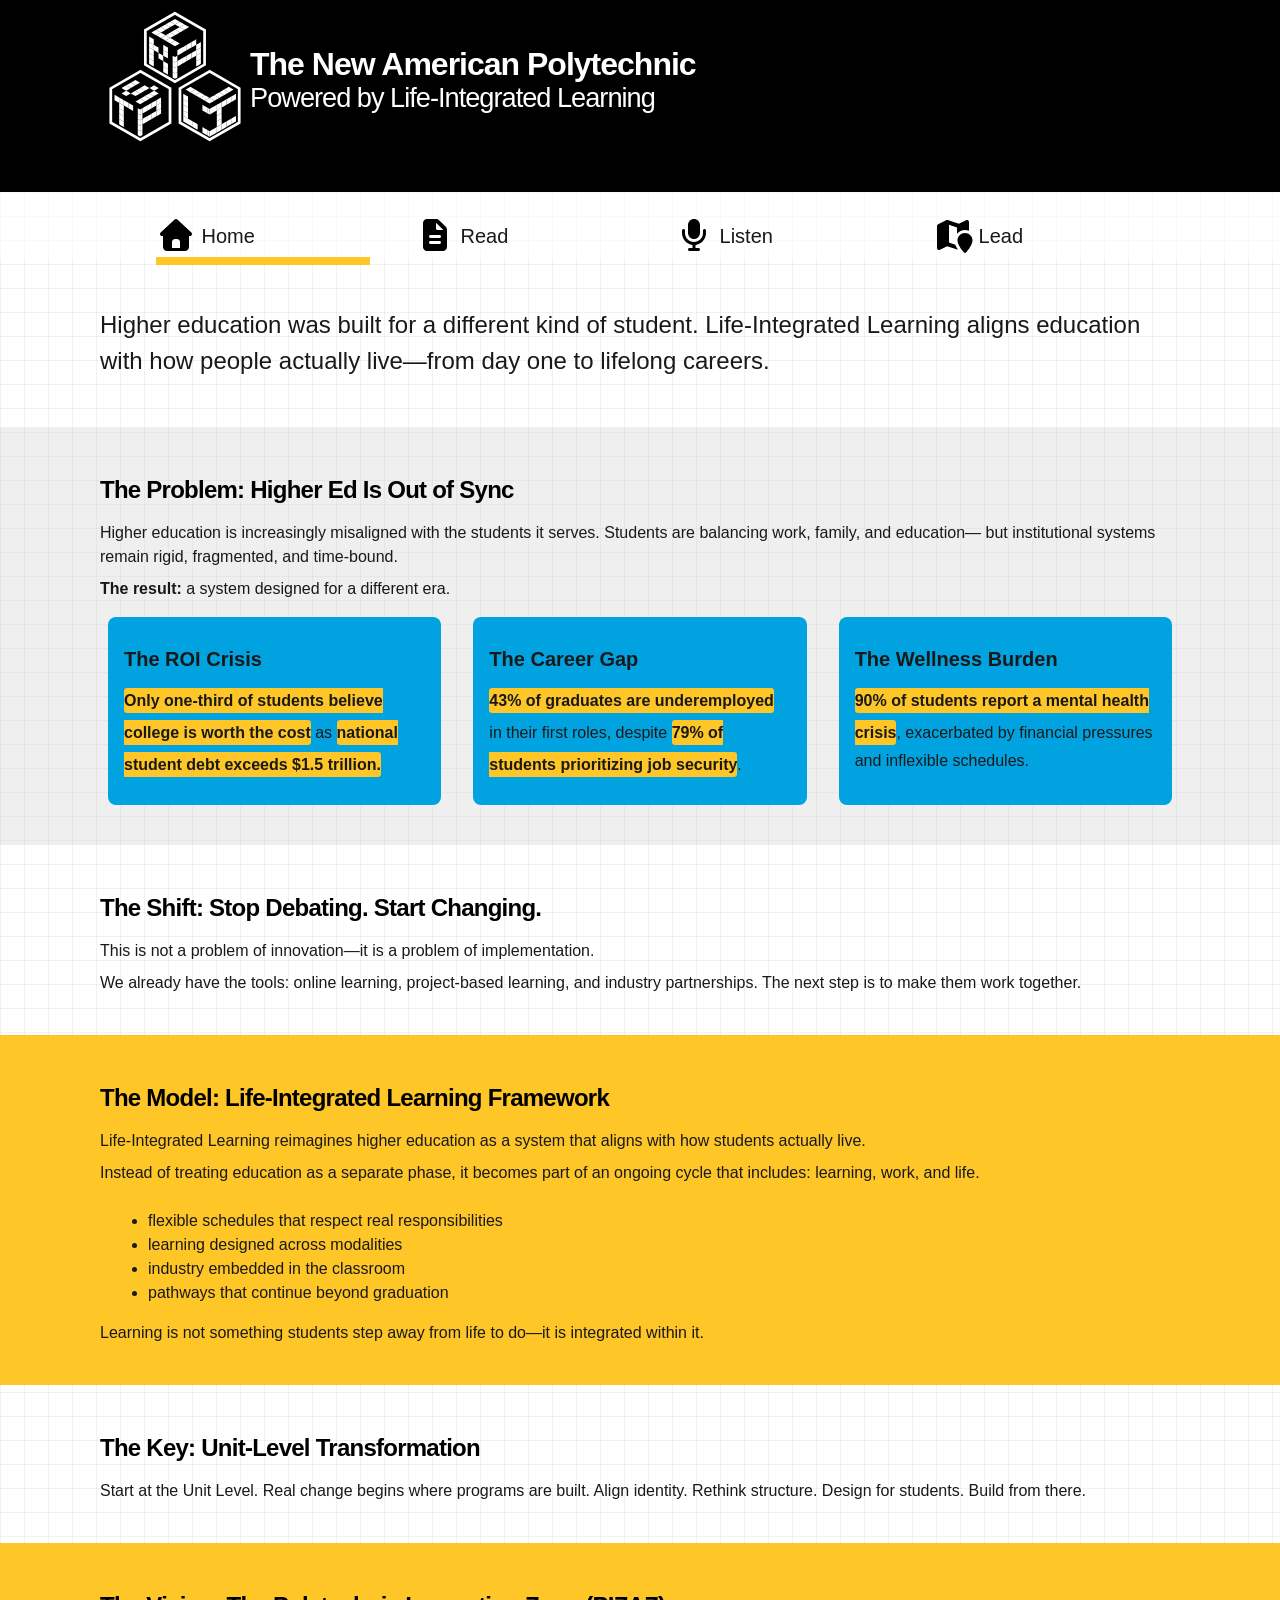
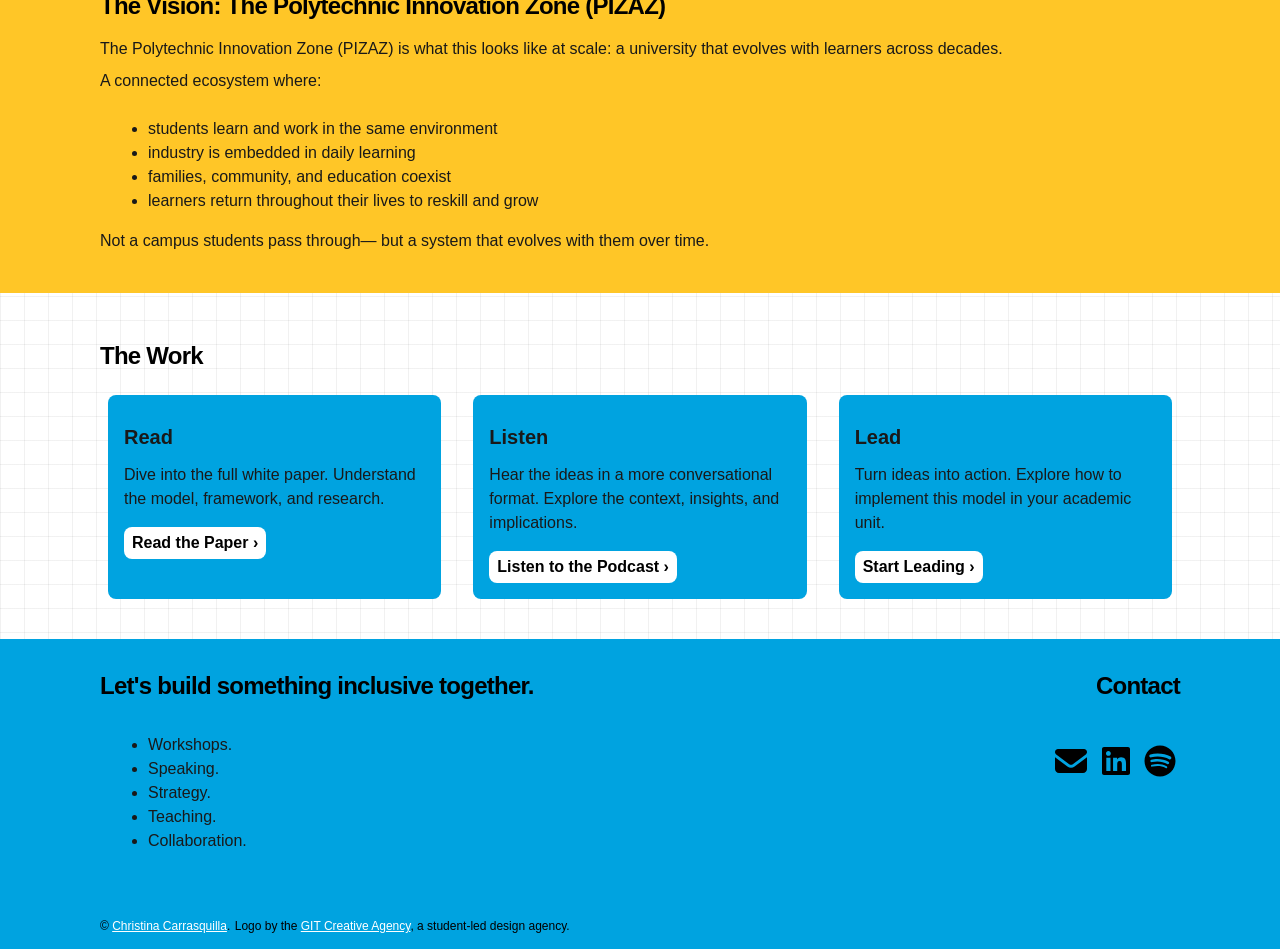
<file: index.html>
<!DOCTYPE html>
<html lang="en">
<head>
    <meta charset="UTF-8">
    <meta name="viewport" content="width=device-width, initial-scale=1.0">
    <link rel="stylesheet" href="styles.css">
    <meta name="description" content="Explore a New American Polytechnic model powered by life-integrated learning: read the paper, listen to the podcast, and lead the shift in higher education.">
    <meta property="og:type" content="website">
    <meta property="og:url" content="https://lifeintegratedlearning.org/index.html">
    <meta property="og:title" content="Life-Integrated Learning">
    <meta property="og:description" content="Explore a New American Polytechnic model powered by life-integrated learning: read the paper, listen to the podcast, and lead the shift in higher education.">
    <meta property="og:image" content="https://lifeintegratedlearning.org/images/NAP-LIL-OG.png">
    <meta property="og:image:alt" content="The New American Polytechnic powered by Life-Integrated Learning">
    <meta name="twitter:card" content="summary_large_image">
    <meta name="twitter:title" content="Life-Integrated Learning">
    <meta name="twitter:description" content="Explore a New American Polytechnic model powered by life-integrated learning.">
    <meta name="twitter:image" content="https://lifeintegratedlearning.org/images/NAP-LIL-OG.png">
    <link rel="icon" type="image/png" sizes="32x32" href="/favicon-32x32.png">
    <link rel="icon" type="image/png" sizes="16x16" href="/favicon-16x16.png">
    <link rel="manifest" href="/site.webmanifest">
    <title>Life-Integrated Learning</title>
</head>
<body id="top">
<a href="#main-content" class="sr-only">Skip to Main Content</a>
    <header>
        <div class="wrapper">
            <img src="images/TPS-LIL-NAP-logo-reverse.svg" width="150" alt="Three modular cubes stacked in a pyramid to stand for The Polytechnic School plus Life-Integrated Learning equals The New American Polytechnic">
            <h1>The New American Polytechnic <br><span>Powered by Life-Integrated Learning</span></h1>
        </div>
    </header>
    <nav>
        <div class="wrapper">
            <input type="checkbox" id="menu-toggle">
            <label for="menu-toggle"><span></span></label>
            <ul id="main-menu">
                <li><a href="index.html" id="active">
                    <svg xmlns="http://www.w3.org/2000/svg" height="40" width="40" viewBox="0 0 640 640"><!--!Font Awesome Free v7.2.0 by @fontawesome - https://fontawesome.com License - https://fontawesome.com/license/free Copyright 2026 Fonticons, Inc.--><path d="M341.8 72.6C329.5 61.2 310.5 61.2 298.3 72.6L74.3 280.6C64.7 289.6 61.5 303.5 66.3 315.7C71.1 327.9 82.8 336 96 336L112 336L112 512C112 547.3 140.7 576 176 576L464 576C499.3 576 528 547.3 528 512L528 336L544 336C557.2 336 569 327.9 573.8 315.7C578.6 303.5 575.4 289.5 565.8 280.6L341.8 72.6zM304 384L336 384C362.5 384 384 405.5 384 432L384 528L256 528L256 432C256 405.5 277.5 384 304 384z"/></svg>
                    Home</a></li>                    
                <li><a href="read.html">
                    <svg xmlns="http://www.w3.org/2000/svg" height="40" width="40" viewBox="0 0 640 640"><!--!Font Awesome Free v7.2.0 by @fontawesome - https://fontawesome.com License - https://fontawesome.com/license/free Copyright 2026 Fonticons, Inc.--><path d="M128 128C128 92.7 156.7 64 192 64L341.5 64C358.5 64 374.8 70.7 386.8 82.7L493.3 189.3C505.3 201.3 512 217.6 512 234.6L512 512C512 547.3 483.3 576 448 576L192 576C156.7 576 128 547.3 128 512L128 128zM336 122.5L336 216C336 229.3 346.7 240 360 240L453.5 240L336 122.5zM248 320C234.7 320 224 330.7 224 344C224 357.3 234.7 368 248 368L392 368C405.3 368 416 357.3 416 344C416 330.7 405.3 320 392 320L248 320zM248 416C234.7 416 224 426.7 224 440C224 453.3 234.7 464 248 464L392 464C405.3 464 416 453.3 416 440C416 426.7 405.3 416 392 416L248 416z"/></svg>
                    Read</a></li>
                <li><a href="listen.html">
                    <svg xmlns="http://www.w3.org/2000/svg" height="40" width="40" viewBox="0 0 640 640"><!--!Font Awesome Free v7.2.0 by @fontawesome - https://fontawesome.com License - https://fontawesome.com/license/free Copyright 2026 Fonticons, Inc.--><path d="M320 64C267 64 224 107 224 160L224 288C224 341 267 384 320 384C373 384 416 341 416 288L416 160C416 107 373 64 320 64zM176 248C176 234.7 165.3 224 152 224C138.7 224 128 234.7 128 248L128 288C128 385.9 201.3 466.7 296 478.5L296 528L248 528C234.7 528 224 538.7 224 552C224 565.3 234.7 576 248 576L392 576C405.3 576 416 565.3 416 552C416 538.7 405.3 528 392 528L344 528L344 478.5C438.7 466.7 512 385.9 512 288L512 248C512 234.7 501.3 224 488 224C474.7 224 464 234.7 464 248L464 288C464 367.5 399.5 432 320 432C240.5 432 176 367.5 176 288L176 248z"/></svg>
                    Listen</a></li>
                <li><a href="lead.html">
                    <svg xmlns="http://www.w3.org/2000/svg" height="40" width="40" viewBox="0 0 640 640"><!--!Font Awesome Free v7.2.0 by @fontawesome - https://fontawesome.com License - https://fontawesome.com/license/free Copyright 2026 Fonticons, Inc.--><path d="M576 112C576 100.9 570.3 90.6 560.8 84.8C551.3 79 539.6 78.4 529.7 83.4L413.5 141.5L234.1 81.6C226 78.9 217.3 79.5 209.7 83.3L81.7 147.3C70.8 152.8 64 163.9 64 176L64 528C64 539.1 69.7 549.4 79.2 555.2C88.7 561 100.4 561.6 110.3 556.6L226.4 498.5L399.7 556.3C395.4 549.9 391.2 543.2 387.1 536.4C376.1 518.1 365.2 497.1 357.1 474.6L255.9 440.9L255.9 156.4L383.9 199.1L383.9 298.4C414.9 262.6 460.9 240 511.9 240C534.5 240 556.1 244.4 575.9 252.5L576 112zM392 405.9C392 474.8 456.1 556.3 490.6 595.2C502.2 608.2 521.9 608.2 533.5 595.2C568 556.3 632.1 474.8 632.1 405.9C632.1 340.8 578.4 288 512.1 288C445.8 288 392 340.8 392 405.9z"/></svg>
                    Lead</a></li>
            </ul>
        </div>
    </nav>
    <main id="main-content">
        <div id="quote" class="wrapper">
            <q>Higher education was built for a different kind of student. Life-Integrated Learning aligns education with how people actually live—from day one to lifelong careers.</q>
        </div>
        <section class="gray">
            <div class="wrapper">
                <h2>The Problem: Higher Ed Is Out of Sync</h2>
                <p>Higher education is increasingly misaligned with the students it serves. Students are balancing work, family, and education— but institutional systems remain rigid, fragmented, and time-bound.</p>
                <p><strong>The result:</strong> a system designed for a different era.</p>
                <div class="card">
                    <section>
                        <h3>The ROI Crisis</h3>
                        <p><span class="highlight">Only one-third of students believe college is worth the cost</span> as <span class="highlight">national student debt exceeds $1.5 trillion.</span></p>
                    </section>
                    <section>
                        <h3>The Career Gap</h3>
                        <p><span class="highlight">43% of graduates are underemployed</span> in their first roles, despite <span class="highlight">79% of students prioritizing job security</span>.</p>
                    </section>
                    <section>
                        <h3>The Wellness Burden</h3>
                        <p><span class="highlight">90% of students report a mental health crisis</span>, exacerbated by financial pressures and inflexible schedules.</p>
                    </section>
                </div>
            </div>
        </section>
        <section>
            <div class="wrapper">
                <h2>The Shift: Stop Debating. Start Changing.</h2>
                <p>This is not a problem of innovation—it is a problem of implementation.</p>
                <p>We already have the tools: online learning, project-based learning, and industry partnerships. The next step is to make them work together.</p>
            </div>
        </section>
        <section class="gold">
            <div class="wrapper">
                <h2>The Model: Life-Integrated Learning Framework</h2>
                <p>Life-Integrated Learning reimagines higher education as a system that aligns with how students actually live.</p>
                <p>Instead of treating education as a separate phase, it becomes part of an ongoing cycle that includes: learning, work, and life.</p>
                <ul>
                    <li>flexible schedules that respect real responsibilities</li>
                    <li>learning designed across modalities</li>
                    <li>industry embedded in the classroom</li>
                    <li>pathways that continue beyond graduation</li>
                </ul>
                <p>Learning is not something students step away from life to do—it is integrated within it.</p>
            </div>
        </section>
        <section>
            <div class="wrapper">
                <h2>The Key: Unit-Level Transformation</h2>
                <p>Start at the Unit Level. Real change begins where programs are built. Align identity. Rethink structure. Design for students. Build from there.</p>
            </div>
        </section>
        <section class="gold">
            <div class="wrapper">
                <h2>The Vision: The Polytechnic Innovation Zone (PIZAZ)</h2>
                <p>The Polytechnic Innovation Zone (PIZAZ) is what this looks like at scale: a university that evolves with learners across decades.</p>
                <p>A connected ecosystem where:</p>
                <ul>
                    <li>students learn and work in the same environment</li>
                    <li>industry is embedded in daily learning</li>
                    <li>families, community, and education coexist</li>
                    <li>learners return throughout their lives to reskill and grow</li>
                </ul>
                <p>Not a campus students pass through— but a system that evolves with them over time.</p>
            </div>
        </section>
        <section>
            <div class="wrapper">
                <h2>The Work</h2>
                <div class="card">
                    <section>
                        <h3>Read</h3>
                        <p>Dive into the full white paper. Understand the model, framework, and research.</p>
                        <a href="read.html" class="cta">Read the Paper <span aria-hidden="true">&rsaquo;</span></a>
                    </section>
                    <section>
                        <h3>Listen</h3>
                        <p>Hear the ideas in a more conversational format. Explore the context, insights, and implications.</p>
                        <a href="listen.html" class="cta">Listen to the Podcast <span aria-hidden="true">&rsaquo;</span></a>
                    </section>
                    <section>
                        <h3>Lead</h3>
                        <p>Turn ideas into action. Explore how to implement this model in your academic unit.</p>
                        <a href="lead.html" class="cta">Start Leading <span aria-hidden="true">&rsaquo;</span></a>
                    </section>
                </div>
            </div>
        </section>
    </main>
    <footer>
        <div class="wrapper">
            <section>
                <h2>Let's build something inclusive together.</h2>
                <ul>
                    <li>Workshops.</li>
                    <li>Speaking.</li>
                    <li>Strategy.</li>
                    <li>Teaching.</li>
                    <li>Collaboration.</li>
                </ul>
            </section>
            <section id="contact">
                <h2>Contact</h2>
                <a href="mailto:christina.carrasquilla@asu.edu" title="Contact Christina">
                    <svg xmlns="http://www.w3.org/2000/svg" height="40" width="40" viewBox="0 0 640 640"><!--!Font Awesome Free v7.2.0 by @fontawesome - https://fontawesome.com License - https://fontawesome.com/license/free Copyright 2026 Fonticons, Inc.--><path d="M112 128C85.5 128 64 149.5 64 176C64 191.1 71.1 205.3 83.2 214.4L291.2 370.4C308.3 383.2 331.7 383.2 348.8 370.4L556.8 214.4C568.9 205.3 576 191.1 576 176C576 149.5 554.5 128 528 128L112 128zM64 260L64 448C64 483.3 92.7 512 128 512L512 512C547.3 512 576 483.3 576 448L576 260L377.6 408.8C343.5 434.4 296.5 434.4 262.4 408.8L64 260z"/></svg>
                </a>
                <a href="https://www.linkedin.com/in/carrasquilla/" title="LinkedIn profile" target="_blank">
                    <svg xmlns="http://www.w3.org/2000/svg" height="40" width="40" viewBox="0 0 640 640"><!--!Font Awesome Free v7.2.0 by @fontawesome - https://fontawesome.com License - https://fontawesome.com/license/free Copyright 2026 Fonticons, Inc.--><path d="M512 96L127.9 96C110.3 96 96 110.5 96 128.3L96 511.7C96 529.5 110.3 544 127.9 544L512 544C529.6 544 544 529.5 544 511.7L544 128.3C544 110.5 529.6 96 512 96zM231.4 480L165 480L165 266.2L231.5 266.2L231.5 480L231.4 480zM198.2 160C219.5 160 236.7 177.2 236.7 198.5C236.7 219.8 219.5 237 198.2 237C176.9 237 159.7 219.8 159.7 198.5C159.7 177.2 176.9 160 198.2 160zM480.3 480L413.9 480L413.9 376C413.9 351.2 413.4 319.3 379.4 319.3C344.8 319.3 339.5 346.3 339.5 374.2L339.5 480L273.1 480L273.1 266.2L336.8 266.2L336.8 295.4L337.7 295.4C346.6 278.6 368.3 260.9 400.6 260.9C467.8 260.9 480.3 305.2 480.3 362.8L480.3 480z"/></svg>
                </a>
                <a href="https://open.spotify.com/show/033gRA0f2egHBVihlQlhK5?si=d956b24d1bb94530" title="Spotify Podcast" target="_blank">
                    <svg xmlns="http://www.w3.org/2000/svg" height="40" width="40" viewBox="0 0 640 640"><!--!Font Awesome Free v7.2.0 by @fontawesome - https://fontawesome.com License - https://fontawesome.com/license/free Copyright 2026 Fonticons, Inc.--><path d="M320 72C183 72 72 183 72 320C72 457 183 568 320 568C457 568 568 457 568 320C568 183 457 72 320 72zM420.7 436.9C416.5 436.9 413.9 435.6 410 433.3C347.6 395.7 275 394.1 203.3 408.8C199.4 409.8 194.3 411.4 191.4 411.4C181.7 411.4 175.6 403.7 175.6 395.6C175.6 385.3 181.7 380.4 189.2 378.8C271.1 360.7 354.8 362.3 426.2 405C432.3 408.9 435.9 412.4 435.9 421.5C435.9 430.6 428.8 436.9 420.7 436.9zM447.6 371.3C442.4 371.3 438.9 369 435.3 367.1C372.8 330.1 279.6 315.2 196.7 337.7C191.9 339 189.3 340.3 184.8 340.3C174.1 340.3 165.4 331.6 165.4 320.9C165.4 310.2 170.6 303.1 180.9 300.2C208.7 292.4 237.1 286.6 278.7 286.6C343.6 286.6 406.3 302.7 455.7 332.1C463.8 336.9 467 343.1 467 351.8C466.9 362.6 458.5 371.3 447.6 371.3zM478.6 295.1C473.4 295.1 470.2 293.8 465.7 291.2C394.5 248.7 267.2 238.5 184.8 261.5C181.2 262.5 176.7 264.1 171.9 264.1C158.7 264.1 148.6 253.8 148.6 240.5C148.6 226.9 157 219.2 166 216.6C201.2 206.3 240.6 201.4 283.5 201.4C356.5 201.4 433 216.6 488.9 249.2C496.7 253.7 501.8 259.9 501.8 271.8C501.8 285.4 490.8 295.1 478.6 295.1z"/></svg>
                </a>
            </section>
            <div>
                <small>&copy; <a href="https://carrasquilla.design" target="_blank">Christina Carrasquilla</a>.</small>
                <small>Logo by the <a href="https://www.behance.net/gitcreativeagency" target="_blank">GIT Creative Agency</a>, a student-led design agency.</small>
            </div>
        </div>
    </footer>
    <a href="#top" id="back-to-top" aria-label="Back to top"><svg xmlns="http://www.w3.org/2000/svg" height="30" width="30" viewBox="0 0 640 640"><!--!Font Awesome Free v7.2.0 by @fontawesome - https://fontawesome.com License - https://fontawesome.com/license/free Copyright 2026 Fonticons, Inc.--><path fill="var(--ASU-black)" d="M320 576C461.4 576 576 461.4 576 320C576 178.6 461.4 64 320 64C178.6 64 64 178.6 64 320C64 461.4 178.6 576 320 576zM337 199L417 279C426.4 288.4 426.4 303.6 417 312.9C407.6 322.2 392.4 322.3 383.1 312.9L344.1 273.9L344.1 424C344.1 437.3 333.4 448 320.1 448C306.8 448 296.1 437.3 296.1 424L296.1 273.9L257.1 312.9C247.7 322.3 232.5 322.3 223.2 312.9C213.9 303.5 213.8 288.3 223.2 279L303.2 199C312.6 189.6 327.8 189.6 337.1 199z"/></svg></a>
    <script>
    const btn = document.getElementById('back-to-top');

    window.addEventListener('scroll', () => {
        if (window.scrollY > 300) {
        btn.classList.add('show');
        } else {
        btn.classList.remove('show');
        }
    });
    </script>
</body>
</html>
</file>
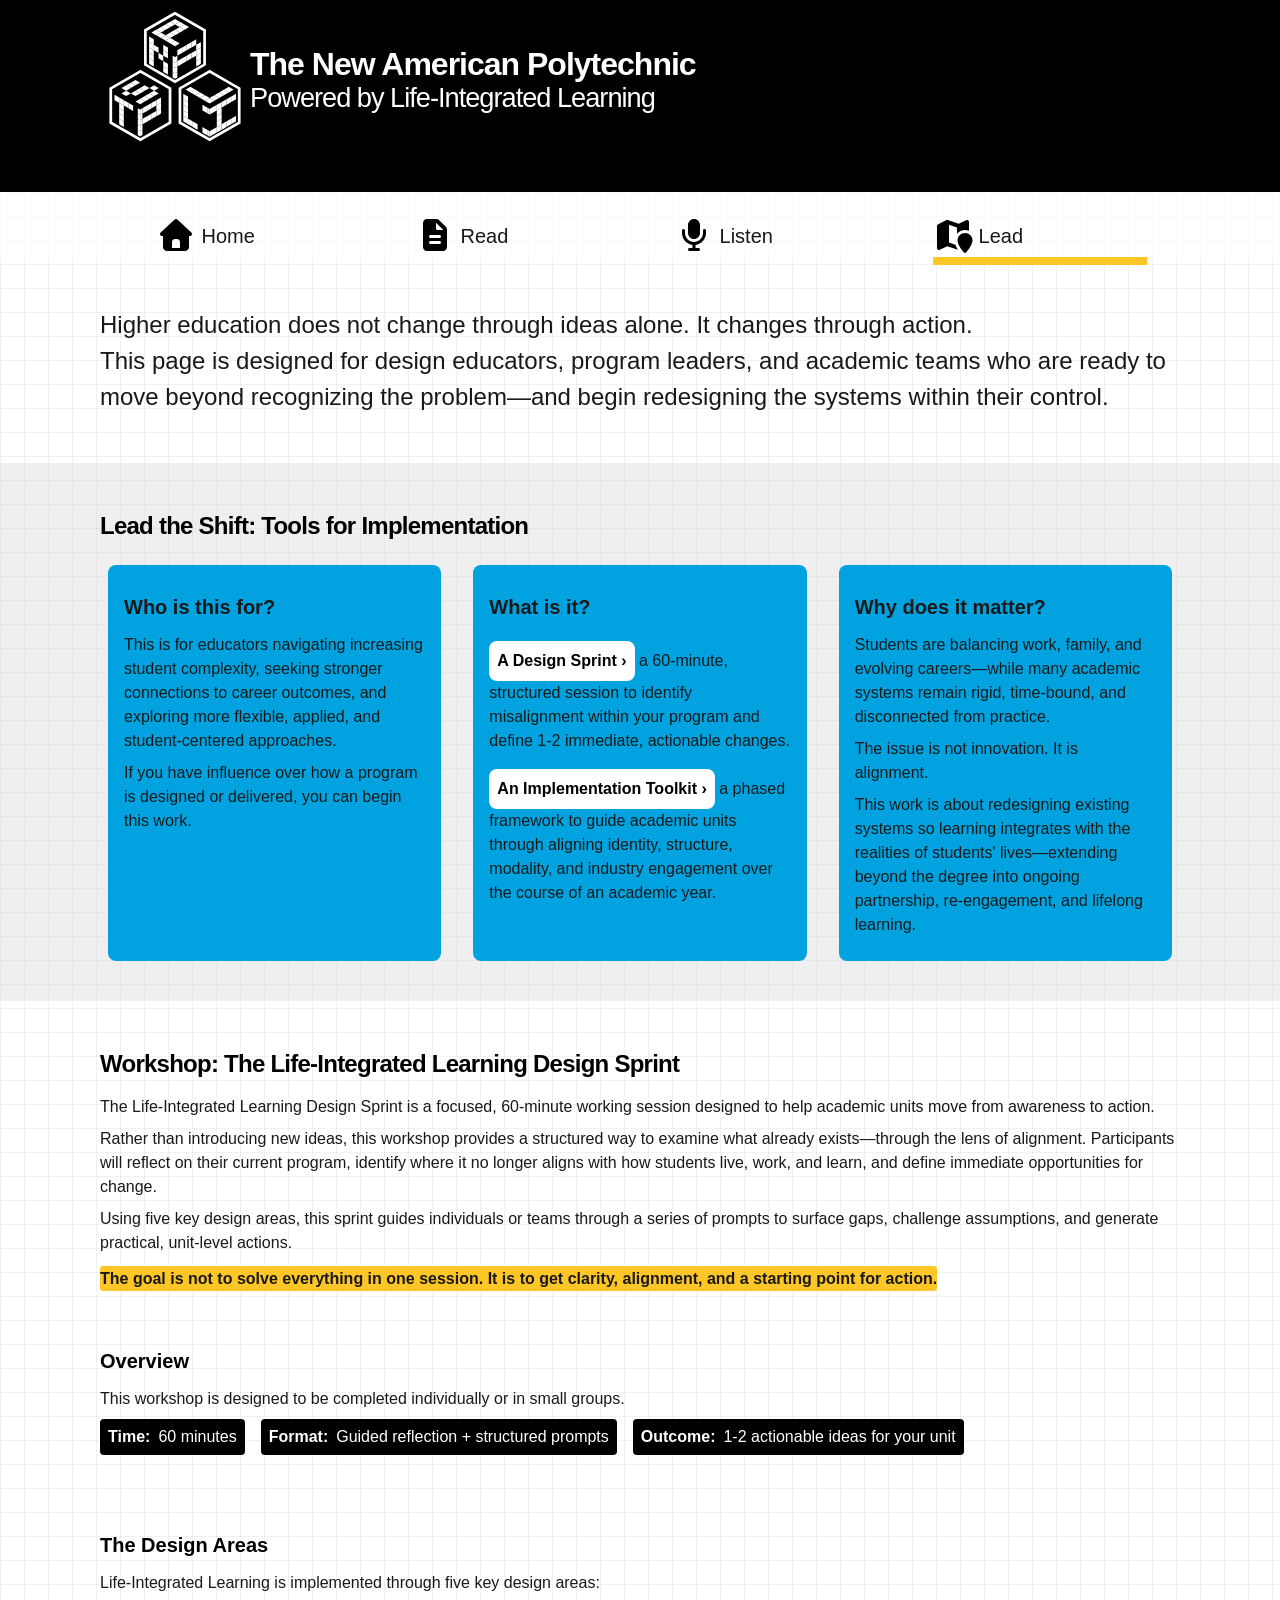
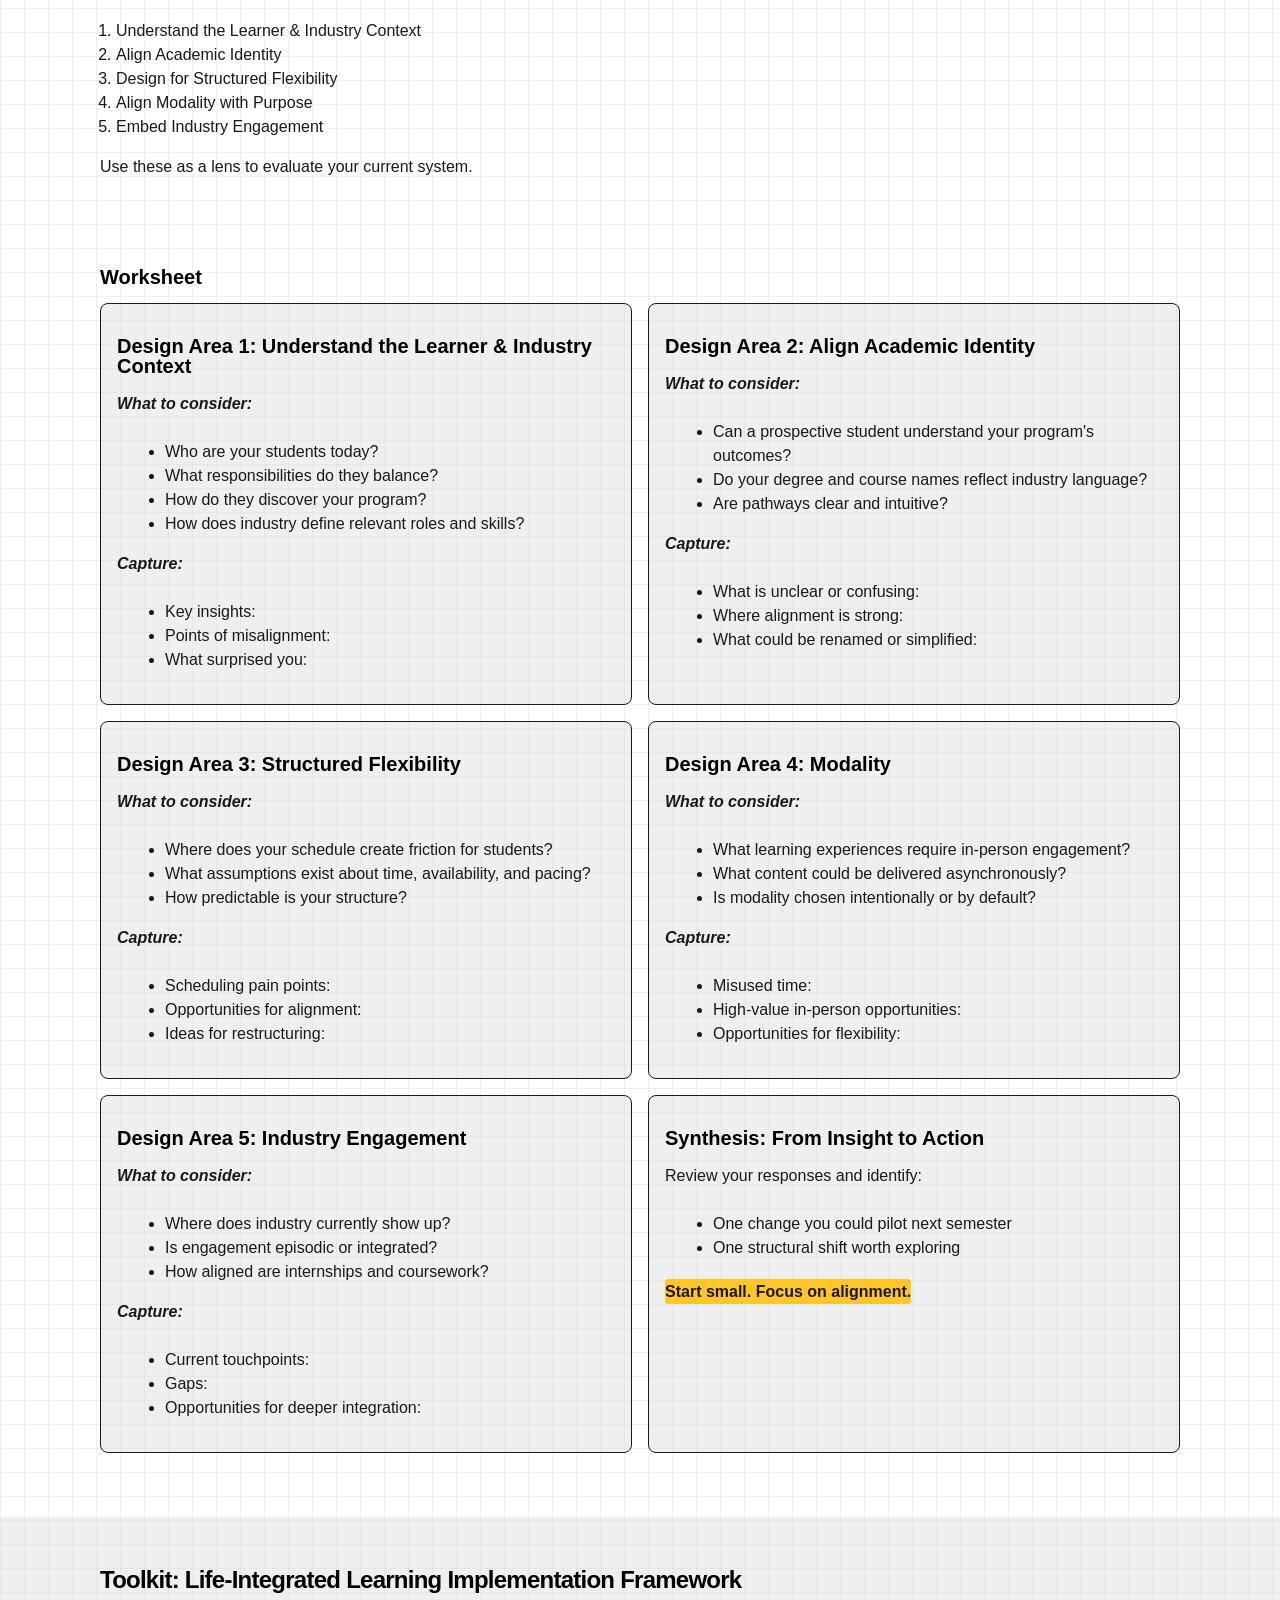
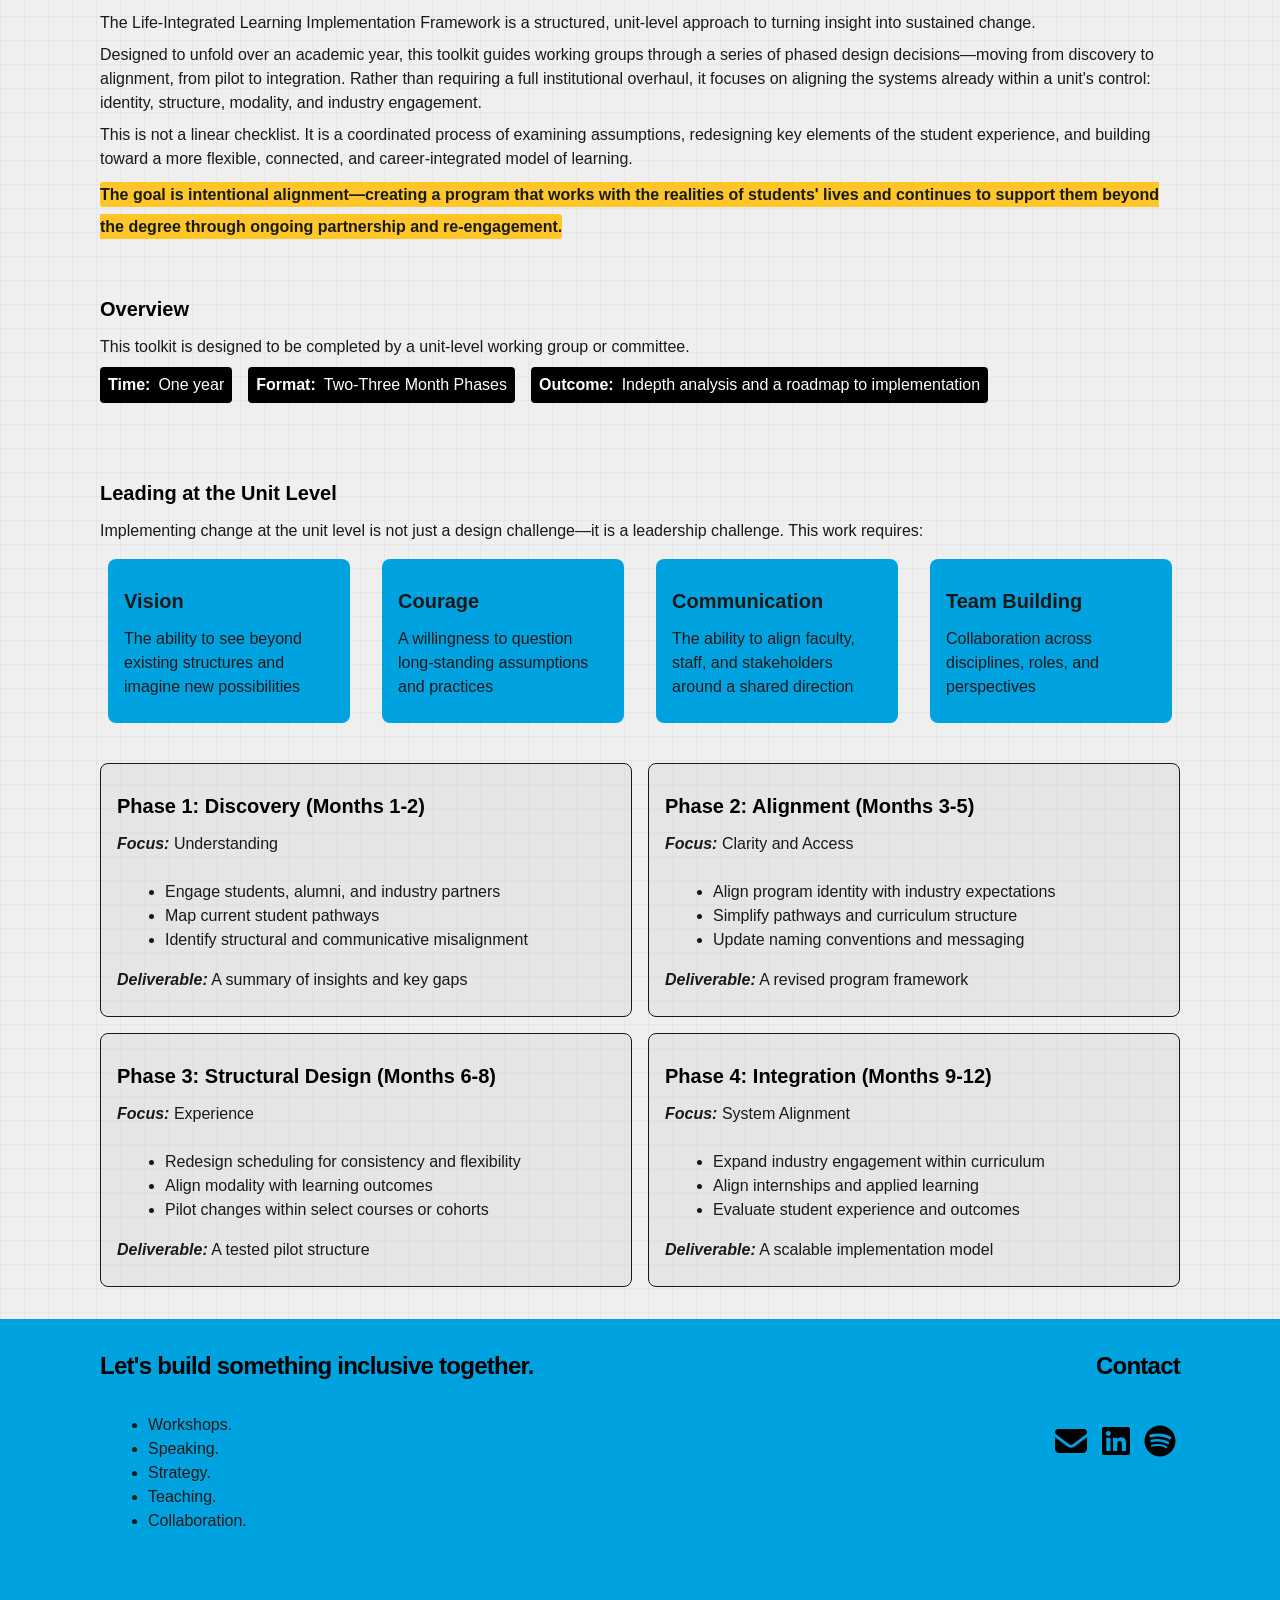
<file: lead.html>
<!DOCTYPE html>
<html lang="en">
<head>
    <meta charset="UTF-8">
    <meta name="viewport" content="width=device-width, initial-scale=1.0">
    <link rel="stylesheet" href="styles.css">
    <meta name="description" content="A practical toolkit for university program chairs and administrators ready to lead the shift in higher education.">
    <meta property="og:type" content="website">
    <meta property="og:url" content="https://lifeintegratedlearning.org/lead.html">
    <meta property="og:title" content="Lead the Shift | Life-Integrated Learning">
    <meta property="og:description" content="A practical toolkit for university program chairs and administrators ready to lead the shift in higher education.">
    <meta property="og:image" content="https://lifeintegratedlearning.org/images/NAP-LIL-OG.png">
    <meta property="og:image:alt" content="Toolkit for leading change in higher education">
    <meta name="twitter:card" content="summary_large_image">
    <meta name="twitter:title" content="Lead the Shift | Life-Integrated Learning">
    <meta name="twitter:description" content="A practical toolkit for university program chairs and administrators ready to lead the shift in higher education.">
    <meta name="twitter:image" content="https://lifeintegratedlearning.org/images/NAP-LIL-OG.png">
    <link rel="apple-touch-icon" sizes="180x180" href="/apple-touch-icon.png">
    <link rel="icon" type="image/png" sizes="32x32" href="/favicon-32x32.png">
    <link rel="icon" type="image/png" sizes="16x16" href="/favicon-16x16.png">
    <link rel="manifest" href="/site.webmanifest">
    <title>Lead- Life-Integrated Learning</title>
</head>
<body id="top">
<a href="#main-content" class="sr-only">Skip to Main Content</a>
    <header>
        <div class="wrapper">
            <img src="images/TPS-LIL-NAP-logo-reverse.svg" width="150" alt="Three modular cubes stacked in a pyramid to stand for The Polytechnic School plus Life-Integrated Learning equals The New American Polytechnic">
            <h1>The New American Polytechnic <br><span>Powered by Life-Integrated Learning</span></h1>
        </div>
    </header>
    <nav>
        <div class="wrapper">
            <input type="checkbox" id="menu-toggle">
            <label for="menu-toggle"><span></span></label>
            <ul id="main-menu">
                <li><a href="index.html">
                    <svg xmlns="http://www.w3.org/2000/svg" height="40" width="40" viewBox="0 0 640 640"><!--!Font Awesome Free v7.2.0 by @fontawesome - https://fontawesome.com License - https://fontawesome.com/license/free Copyright 2026 Fonticons, Inc.--><path d="M341.8 72.6C329.5 61.2 310.5 61.2 298.3 72.6L74.3 280.6C64.7 289.6 61.5 303.5 66.3 315.7C71.1 327.9 82.8 336 96 336L112 336L112 512C112 547.3 140.7 576 176 576L464 576C499.3 576 528 547.3 528 512L528 336L544 336C557.2 336 569 327.9 573.8 315.7C578.6 303.5 575.4 289.5 565.8 280.6L341.8 72.6zM304 384L336 384C362.5 384 384 405.5 384 432L384 528L256 528L256 432C256 405.5 277.5 384 304 384z"/></svg>
                    Home</a></li>                    
                <li><a href="read.html">
                    <svg xmlns="http://www.w3.org/2000/svg" height="40" width="40" viewBox="0 0 640 640"><!--!Font Awesome Free v7.2.0 by @fontawesome - https://fontawesome.com License - https://fontawesome.com/license/free Copyright 2026 Fonticons, Inc.--><path d="M128 128C128 92.7 156.7 64 192 64L341.5 64C358.5 64 374.8 70.7 386.8 82.7L493.3 189.3C505.3 201.3 512 217.6 512 234.6L512 512C512 547.3 483.3 576 448 576L192 576C156.7 576 128 547.3 128 512L128 128zM336 122.5L336 216C336 229.3 346.7 240 360 240L453.5 240L336 122.5zM248 320C234.7 320 224 330.7 224 344C224 357.3 234.7 368 248 368L392 368C405.3 368 416 357.3 416 344C416 330.7 405.3 320 392 320L248 320zM248 416C234.7 416 224 426.7 224 440C224 453.3 234.7 464 248 464L392 464C405.3 464 416 453.3 416 440C416 426.7 405.3 416 392 416L248 416z"/></svg>
                    Read</a></li>
                <li><a href="listen.html">
                    <svg xmlns="http://www.w3.org/2000/svg" height="40" width="40" viewBox="0 0 640 640"><!--!Font Awesome Free v7.2.0 by @fontawesome - https://fontawesome.com License - https://fontawesome.com/license/free Copyright 2026 Fonticons, Inc.--><path d="M320 64C267 64 224 107 224 160L224 288C224 341 267 384 320 384C373 384 416 341 416 288L416 160C416 107 373 64 320 64zM176 248C176 234.7 165.3 224 152 224C138.7 224 128 234.7 128 248L128 288C128 385.9 201.3 466.7 296 478.5L296 528L248 528C234.7 528 224 538.7 224 552C224 565.3 234.7 576 248 576L392 576C405.3 576 416 565.3 416 552C416 538.7 405.3 528 392 528L344 528L344 478.5C438.7 466.7 512 385.9 512 288L512 248C512 234.7 501.3 224 488 224C474.7 224 464 234.7 464 248L464 288C464 367.5 399.5 432 320 432C240.5 432 176 367.5 176 288L176 248z"/></svg>
                    Listen</a></li>
                <li><a href="lead.html" id="active">
                    <svg xmlns="http://www.w3.org/2000/svg" height="40" width="40" viewBox="0 0 640 640"><!--!Font Awesome Free v7.2.0 by @fontawesome - https://fontawesome.com License - https://fontawesome.com/license/free Copyright 2026 Fonticons, Inc.--><path d="M576 112C576 100.9 570.3 90.6 560.8 84.8C551.3 79 539.6 78.4 529.7 83.4L413.5 141.5L234.1 81.6C226 78.9 217.3 79.5 209.7 83.3L81.7 147.3C70.8 152.8 64 163.9 64 176L64 528C64 539.1 69.7 549.4 79.2 555.2C88.7 561 100.4 561.6 110.3 556.6L226.4 498.5L399.7 556.3C395.4 549.9 391.2 543.2 387.1 536.4C376.1 518.1 365.2 497.1 357.1 474.6L255.9 440.9L255.9 156.4L383.9 199.1L383.9 298.4C414.9 262.6 460.9 240 511.9 240C534.5 240 556.1 244.4 575.9 252.5L576 112zM392 405.9C392 474.8 456.1 556.3 490.6 595.2C502.2 608.2 521.9 608.2 533.5 595.2C568 556.3 632.1 474.8 632.1 405.9C632.1 340.8 578.4 288 512.1 288C445.8 288 392 340.8 392 405.9z"/></svg>
                    Lead</a></li>
            </ul>
        </div>
    </nav>
    <main id="main-content">
        <div id="quote" class="wrapper">
            <q>Higher education does not change through ideas alone. It changes through action. <br>This page is designed for design educators, program leaders, and academic teams who are ready to move beyond recognizing the problem—and begin redesigning the systems within their control.</q>
        </div>
        <section class="gray">
            <div class="wrapper">
            <h2>Lead the Shift: Tools for Implementation</h2>
                <div class="card">
                    <section>
                        <h3>Who is this for?</h3>
                        <p>This is for educators navigating increasing student complexity, seeking stronger connections to career outcomes, and exploring more flexible, applied, and student-centered approaches.</p>
                        <p>If you have influence over how a program is designed or delivered, you can begin this work.</p>
                    </section>
                    <section>
                        <h3>What is it?</h3>
                        <p><a href="#workshop" class="cta">A Design Sprint <span aria-hidden="true">&rsaquo;</span></a> a 60-minute, structured session to identify misalignment within your program and define 1-2 immediate, actionable changes.</p>
                        <p><a href="#toolkit" class="cta">An Implementation Toolkit <span aria-hidden="true">&rsaquo;</span></a> a phased framework to guide academic units through aligning identity, structure, modality, and industry engagement over the course of an academic year.</p>
                    </section>
                    <section>
                        <h3>Why does it matter?</h3>
                        <p>Students are balancing work, family, and evolving careers—while many academic systems remain rigid, time-bound, and disconnected from practice.</p>
                        <p>The issue is not innovation. It is alignment.</p>
                        <p>This work is about redesigning existing systems so learning integrates with the realities of students' lives—extending beyond the degree into ongoing partnership, re-engagement, and lifelong learning.</p>
                        </section>
                </div>
            </div>
        </section>
        <section>
            <div class="wrapper">
                <h2 id="workshop">Workshop: The Life-Integrated Learning Design Sprint</h2>
                <p>The Life-Integrated Learning Design Sprint is a focused, 60-minute working session designed to help academic units move from awareness to action.</p>
                <p>Rather than introducing new ideas, this workshop provides a structured way to examine what already exists—through the lens of alignment. Participants will reflect on their current program, identify where it no longer aligns with how students live, work, and learn, and define immediate opportunities for change.</p>
                <p>Using five key design areas, this sprint guides individuals or teams through a series of prompts to surface gaps, challenge assumptions, and generate practical, unit-level actions.</p>
                <p><span class="highlight">The goal is not to solve everything in one session. It is to get clarity, alignment, and a starting point for action.</span></p>
                <section>
                    <h3>Overview</h3>
                    <p>This workshop is designed to be completed individually or in small groups.</p>
                    <div class="details">
                        <dl>
                            <dt>Time:</dt>
                            <dd>60 minutes</dd>
                        </dl>
                        <dl>
                            <dt>Format:</dt>
                            <dd>Guided reflection + structured prompts</dd>
                        </dl>
                        <dl>
                            <dt>Outcome:</dt>
                            <dd>1-2 actionable ideas for your unit</dd>
                        </dl>
                    </div>
                </section>
                <section>
                    <h3>The Design Areas</h3>
                    <p>Life-Integrated Learning is implemented through five key design areas:</p>
                    <ol>
                        <li>Understand the Learner & Industry Context</li>
                        <li>Align Academic Identity</li>
                        <li>Design for Structured Flexibility</li>
                        <li>Align Modality with Purpose</li>
                        <li>Embed Industry Engagement</li>
                    </ol>
                    <p>Use these as a lens to evaluate your current system.</p>
                </section>
                <section>
                    <h3>Worksheet</h3>
                    <div class="design-areas">
                        <section>
                            <h4>Design Area 1: Understand the Learner & Industry Context</h4>
                                <p class="activates">What to consider:</p>
                                <ul>
                                    <li>Who are your students today?</li>
                                    <li>What responsibilities do they balance?</li>
                                    <li>How do they discover your program?</li>
                                    <li>How does industry define relevant roles and skills?</li>
                                </ul>
                                <p class="activates">Capture:</p>
                                <ul>
                                    <li>Key insights:</li>
                                    <li>Points of misalignment:</li>
                                    <li>What surprised you:</li>
                                </ul>
                        </section>
                        <section>
                            <h4>Design Area 2: Align Academic Identity</h4>
                            <p class="activates">What to consider:</p>
                            <ul>
                                <li>Can a prospective student understand your program's outcomes?</li>
                                <li>Do your degree and course names reflect industry language?</li>
                                <li>Are pathways clear and intuitive?</li>
                            </ul>
                            <p class="activates">Capture:</p>
                            <ul>
                                <li> What is unclear or confusing:</li>
                                <li>Where alignment is strong:</li>
                                <li>What could be renamed or simplified:</li>
                            </ul>
                        </section>
                        <section>
                            <h4>Design Area 3: Structured Flexibility</h4>
                            <p class="activates">What to consider:</p>
                            <ul>
                                <li>Where does your schedule create friction for students?</li>
                                <li>What assumptions exist about time, availability, and pacing?</li>
                                <li>How predictable is your structure?</li>
                            </ul>
                            <p class="activates">Capture:</p>
                            <ul>
                                <li>Scheduling pain points:</li>
                                <li>Opportunities for alignment:</li>
                                <li>Ideas for restructuring:</li>
                            </ul>
                        </section>
                        <section>
                            <h4>Design Area 4: Modality</h4>
                            <p class="activates">What to consider:</p>
                            <ul>
                                <li>What learning experiences require in-person engagement?</li>
                                <li>What content could be delivered asynchronously?</li>
                                <li>Is modality chosen intentionally or by default?</li>
                            </ul>
                            <p class="activates">Capture:</p>
                            <ul>
                                <li>Misused time:</li>
                                <li>High-value in-person opportunities:</li>
                                <li>Opportunities for flexibility:</li>
                            </ul>
                        </section>
                        <section>
                            <h4>Design Area 5: Industry Engagement</h4>
                            <p class="activates">What to consider:</p>
                            <ul>
                                <li>Where does industry currently show up?</li>
                                <li>Is engagement episodic or integrated?</li>
                                <li>How aligned are internships and coursework?</li>
                            </ul>
                            <p class="activates">Capture:</p>
                            <ul>
                                <li>Current touchpoints:</li>
                                <li>Gaps:</li>
                                <li>Opportunities for deeper integration:</li>
                            </ul>
                        </section>
                        <section>
                            <h4>Synthesis: From Insight to Action</h4>
                            <p>Review your responses and identify:</p>
                            <ul>
                                <li>One change you could pilot next semester</li>
                                <li>One structural shift worth exploring</li>
                            </ul>
                            <p><span class="highlight">Start small. Focus on alignment.</span></p>
                        </section>
                    </div>
                </section>
            </div>
        </section>
        <section class="gray">
            <div class="wrapper">
                <h2 id="toolkit">Toolkit: Life-Integrated Learning Implementation Framework</h2>
                <p>The Life-Integrated Learning Implementation Framework is a structured, unit-level approach to turning insight into sustained change.</p>
                <p>Designed to unfold over an academic year, this toolkit guides working groups through a series of phased design decisions—moving from discovery to alignment, from pilot to integration. Rather than requiring a full institutional overhaul, it focuses on aligning the systems already within a unit's control: identity, structure, modality, and industry engagement.</p>
                <p>This is not a linear checklist. It is a coordinated process of examining assumptions, redesigning key elements of the student experience, and building toward a more flexible, connected, and career-integrated model of learning.</p>
                <p><span class="highlight">The goal is intentional alignment—creating a program that works with the realities of students' lives and continues to support them beyond the degree through ongoing partnership and re-engagement.</span></p>
                <section>
                    <h3>Overview</h3>
                    <p>This toolkit is designed to be completed by a unit-level working group or committee.</p>
                    <div class="details">
                        <dl>
                            <dt>Time:</dt>
                            <dd>One year</dd>
                        </dl>
                        <dl>
                            <dt>Format:</dt>
                            <dd>Two-Three Month Phases</dd>
                        </dl>
                        <dl>
                            <dt>Outcome:</dt>
                            <dd>Indepth analysis and a roadmap to implementation</dd>
                        </dl>
                    </div>
                </section>
                <section>
                    <h3>Leading at the Unit Level</h3>
                    <p>Implementing change at the unit level is not just a design challenge—it is a leadership challenge. This work requires:</p>
                    <div class="leadership">
                        <section>
                            <h4>Vision</h4>
                            <p>The ability to see beyond existing structures and imagine new possibilities</p>
                        </section>
                        <section>
                            <h4>Courage</h4>
                            <p>A willingness to question long-standing assumptions and practices</p>
                        </section>
                        <section>
                            <h4>Communication</h4>
                            <p>The ability to align faculty, staff, and stakeholders around a shared direction</p>
                        </section>
                        <section>
                            <h4>Team Building</h4>
                            <p>Collaboration across disciplines, roles, and perspectives</p>
                        </section>
                    </div>
                </section>
                <div class="design-areas">
                    <section>
                        <h3>Phase 1: Discovery (Months 1-2)</h3>
                        <p><span class="activates">Focus:</span> Understanding</p>
                        <ul>
                            <li>Engage students, alumni, and industry partners</li>
                            <li>Map current student pathways</li>
                            <li>Identify structural and communicative misalignment</li>
                        </ul>
                        <p><span class="activates">Deliverable:</span> A summary of insights and key gaps</p>
                    </section>
                    <section>
                        <h3>Phase 2: Alignment (Months 3-5)</h3>
                        <p><span class="activates">Focus:</span> Clarity and Access</p>
                        <ul>
                            <li>Align program identity with industry expectations</li>
                            <li>Simplify pathways and curriculum structure</li>
                            <li>Update naming conventions and messaging</li>
                        </ul>
                        <p><span class="activates">Deliverable:</span> A revised program framework</p>
                    </section>
                    <section>
                        <h3>Phase 3: Structural Design (Months 6-8)</h3>
                        <p><span class="activates">Focus:</span> Experience</p>
                        <ul>
                            <li>Redesign scheduling for consistency and flexibility</li>
                            <li>Align modality with learning outcomes</li>
                            <li>Pilot changes within select courses or cohorts</li>
                        </ul>
                        <p><span class="activates">Deliverable:</span> A tested pilot structure</p>
                    </section>
                    <section>
                        <h3>Phase 4: Integration (Months 9-12)</h3>
                        <p><span class="activates">Focus:</span> System Alignment</p>
                        <ul>
                            <li>Expand industry engagement within curriculum</li>
                            <li>Align internships and applied learning</li>
                            <li>Evaluate student experience and outcomes</li>
                        </ul>
                        <p><span class="activates">Deliverable:</span> A scalable implementation model</p>
                    </section>
                </div>
            </div>
        </section>
    </main>
    <footer>
        <div class="wrapper">
            <section>
                <h2>Let's build something inclusive together.</h2>
                <ul>
                    <li>Workshops.</li>
                    <li>Speaking.</li>
                    <li>Strategy.</li>
                    <li>Teaching.</li>
                    <li>Collaboration.</li>
                </ul>
            </section>
            <section id="contact">
                <h2>Contact</h2>
                <a href="mailto:christina.carrasquilla@asu.edu" title="Contact Christina">
                    <svg xmlns="http://www.w3.org/2000/svg" height="40" width="40" viewBox="0 0 640 640"><!--!Font Awesome Free v7.2.0 by @fontawesome - https://fontawesome.com License - https://fontawesome.com/license/free Copyright 2026 Fonticons, Inc.--><path d="M112 128C85.5 128 64 149.5 64 176C64 191.1 71.1 205.3 83.2 214.4L291.2 370.4C308.3 383.2 331.7 383.2 348.8 370.4L556.8 214.4C568.9 205.3 576 191.1 576 176C576 149.5 554.5 128 528 128L112 128zM64 260L64 448C64 483.3 92.7 512 128 512L512 512C547.3 512 576 483.3 576 448L576 260L377.6 408.8C343.5 434.4 296.5 434.4 262.4 408.8L64 260z"/></svg>
                </a>
                <a href="https://www.linkedin.com/in/carrasquilla/" title="LinkedIn profile" target="_blank">
                    <svg xmlns="http://www.w3.org/2000/svg" height="40" width="40" viewBox="0 0 640 640"><!--!Font Awesome Free v7.2.0 by @fontawesome - https://fontawesome.com License - https://fontawesome.com/license/free Copyright 2026 Fonticons, Inc.--><path d="M512 96L127.9 96C110.3 96 96 110.5 96 128.3L96 511.7C96 529.5 110.3 544 127.9 544L512 544C529.6 544 544 529.5 544 511.7L544 128.3C544 110.5 529.6 96 512 96zM231.4 480L165 480L165 266.2L231.5 266.2L231.5 480L231.4 480zM198.2 160C219.5 160 236.7 177.2 236.7 198.5C236.7 219.8 219.5 237 198.2 237C176.9 237 159.7 219.8 159.7 198.5C159.7 177.2 176.9 160 198.2 160zM480.3 480L413.9 480L413.9 376C413.9 351.2 413.4 319.3 379.4 319.3C344.8 319.3 339.5 346.3 339.5 374.2L339.5 480L273.1 480L273.1 266.2L336.8 266.2L336.8 295.4L337.7 295.4C346.6 278.6 368.3 260.9 400.6 260.9C467.8 260.9 480.3 305.2 480.3 362.8L480.3 480z"/></svg>
                </a>
                <a href="https://open.spotify.com/show/033gRA0f2egHBVihlQlhK5?si=d956b24d1bb94530" title="Spotify Podcast" target="_blank">
                    <svg xmlns="http://www.w3.org/2000/svg" height="40" width="40" viewBox="0 0 640 640"><!--!Font Awesome Free v7.2.0 by @fontawesome - https://fontawesome.com License - https://fontawesome.com/license/free Copyright 2026 Fonticons, Inc.--><path d="M320 72C183 72 72 183 72 320C72 457 183 568 320 568C457 568 568 457 568 320C568 183 457 72 320 72zM420.7 436.9C416.5 436.9 413.9 435.6 410 433.3C347.6 395.7 275 394.1 203.3 408.8C199.4 409.8 194.3 411.4 191.4 411.4C181.7 411.4 175.6 403.7 175.6 395.6C175.6 385.3 181.7 380.4 189.2 378.8C271.1 360.7 354.8 362.3 426.2 405C432.3 408.9 435.9 412.4 435.9 421.5C435.9 430.6 428.8 436.9 420.7 436.9zM447.6 371.3C442.4 371.3 438.9 369 435.3 367.1C372.8 330.1 279.6 315.2 196.7 337.7C191.9 339 189.3 340.3 184.8 340.3C174.1 340.3 165.4 331.6 165.4 320.9C165.4 310.2 170.6 303.1 180.9 300.2C208.7 292.4 237.1 286.6 278.7 286.6C343.6 286.6 406.3 302.7 455.7 332.1C463.8 336.9 467 343.1 467 351.8C466.9 362.6 458.5 371.3 447.6 371.3zM478.6 295.1C473.4 295.1 470.2 293.8 465.7 291.2C394.5 248.7 267.2 238.5 184.8 261.5C181.2 262.5 176.7 264.1 171.9 264.1C158.7 264.1 148.6 253.8 148.6 240.5C148.6 226.9 157 219.2 166 216.6C201.2 206.3 240.6 201.4 283.5 201.4C356.5 201.4 433 216.6 488.9 249.2C496.7 253.7 501.8 259.9 501.8 271.8C501.8 285.4 490.8 295.1 478.6 295.1z"/></svg>
                </a>
            </section>
            <div>
                <small>&copy; <a href="https://carrasquilla.design" target="_blank">Christina Carrasquilla</a>.</small>
                <small>Logo by the <a href="https://www.behance.net/gitcreativeagency" target="_blank">GIT Creative Agency</a>, a student-led design agency.</small>
            </div>
        </div>
    </footer>
    <a href="#top" id="back-to-top" aria-label="Back to top"><svg xmlns="http://www.w3.org/2000/svg" height="30" width="30" viewBox="0 0 640 640"><!--!Font Awesome Free v7.2.0 by @fontawesome - https://fontawesome.com License - https://fontawesome.com/license/free Copyright 2026 Fonticons, Inc.--><path fill="var(--ASU-black)ß" d="M320 576C461.4 576 576 461.4 576 320C576 178.6 461.4 64 320 64C178.6 64 64 178.6 64 320C64 461.4 178.6 576 320 576zM337 199L417 279C426.4 288.4 426.4 303.6 417 312.9C407.6 322.2 392.4 322.3 383.1 312.9L344.1 273.9L344.1 424C344.1 437.3 333.4 448 320.1 448C306.8 448 296.1 437.3 296.1 424L296.1 273.9L257.1 312.9C247.7 322.3 232.5 322.3 223.2 312.9C213.9 303.5 213.8 288.3 223.2 279L303.2 199C312.6 189.6 327.8 189.6 337.1 199z"/></svg></a>
    <script>
    const btn = document.getElementById('back-to-top');

    window.addEventListener('scroll', () => {
        if (window.scrollY > 300) {
        btn.classList.add('show');
        } else {
        btn.classList.remove('show');
        }
    });
    </script>
</body>
</html>
</file>
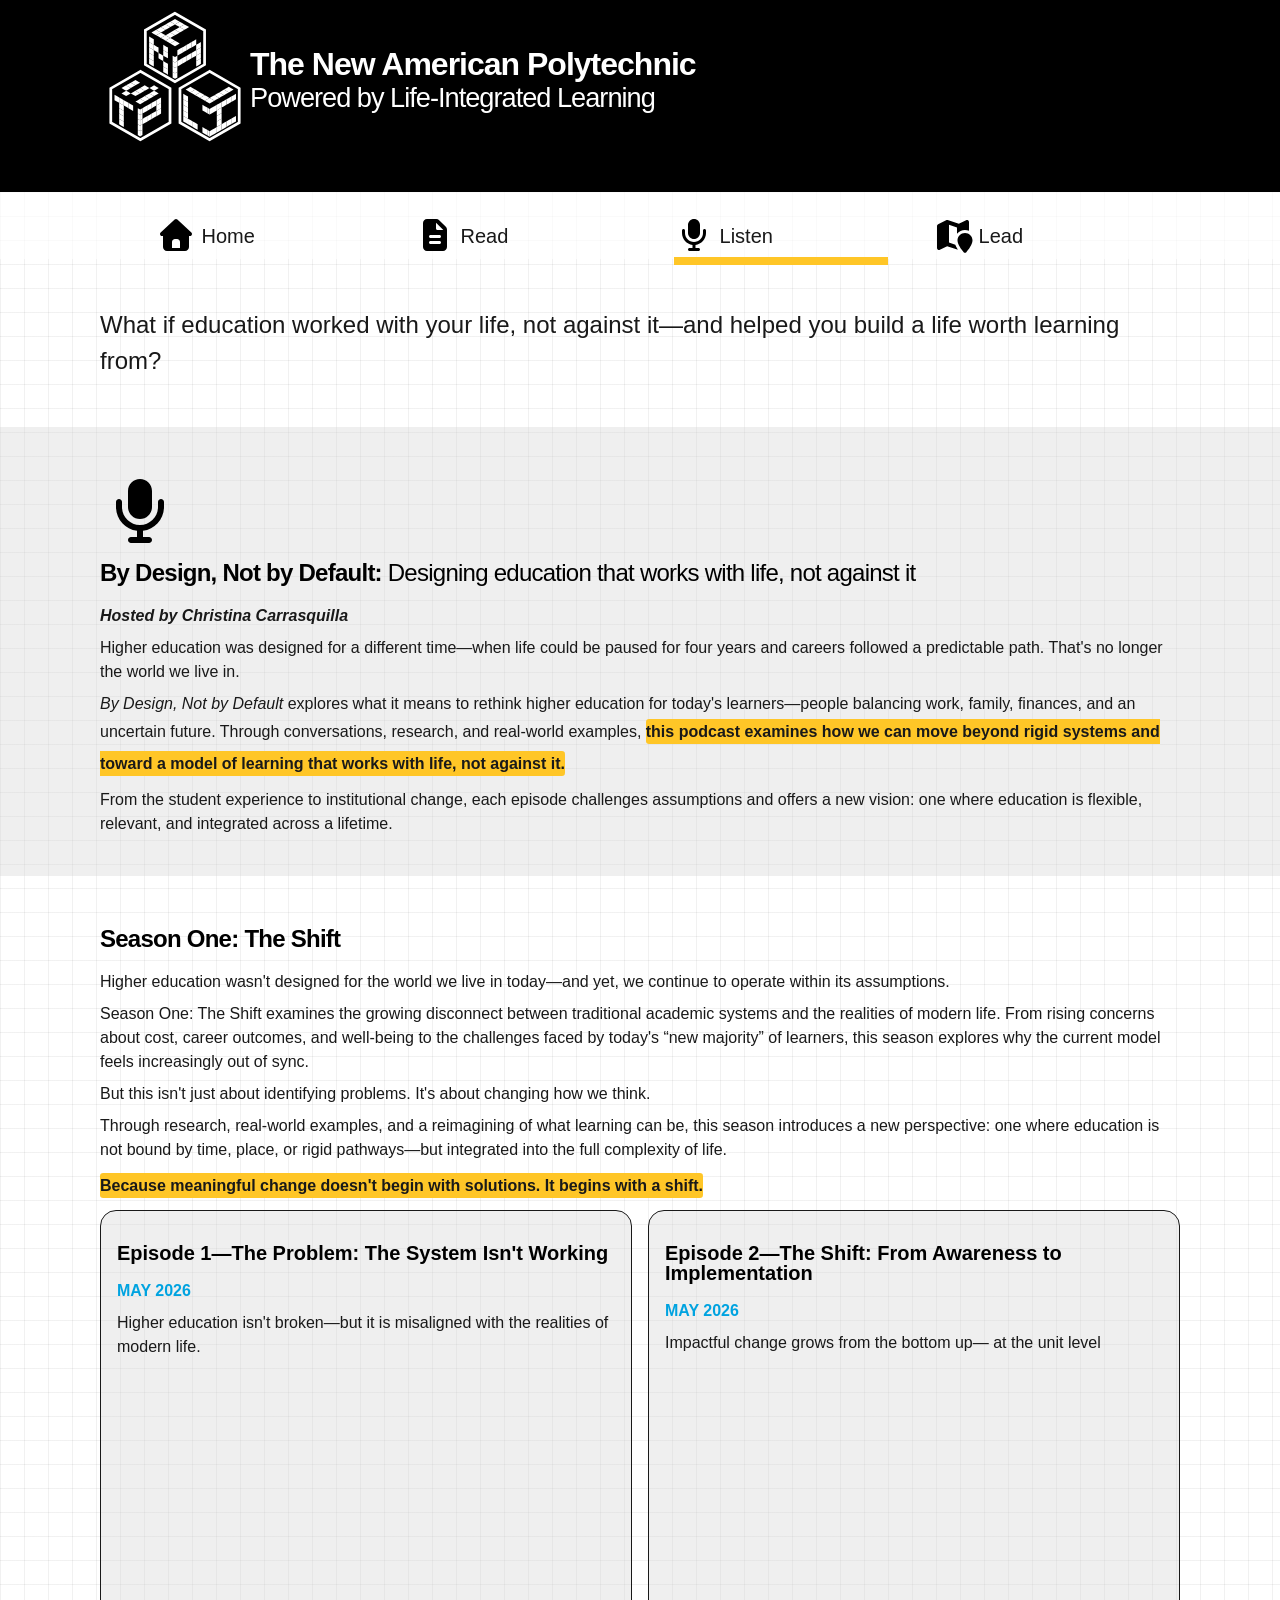
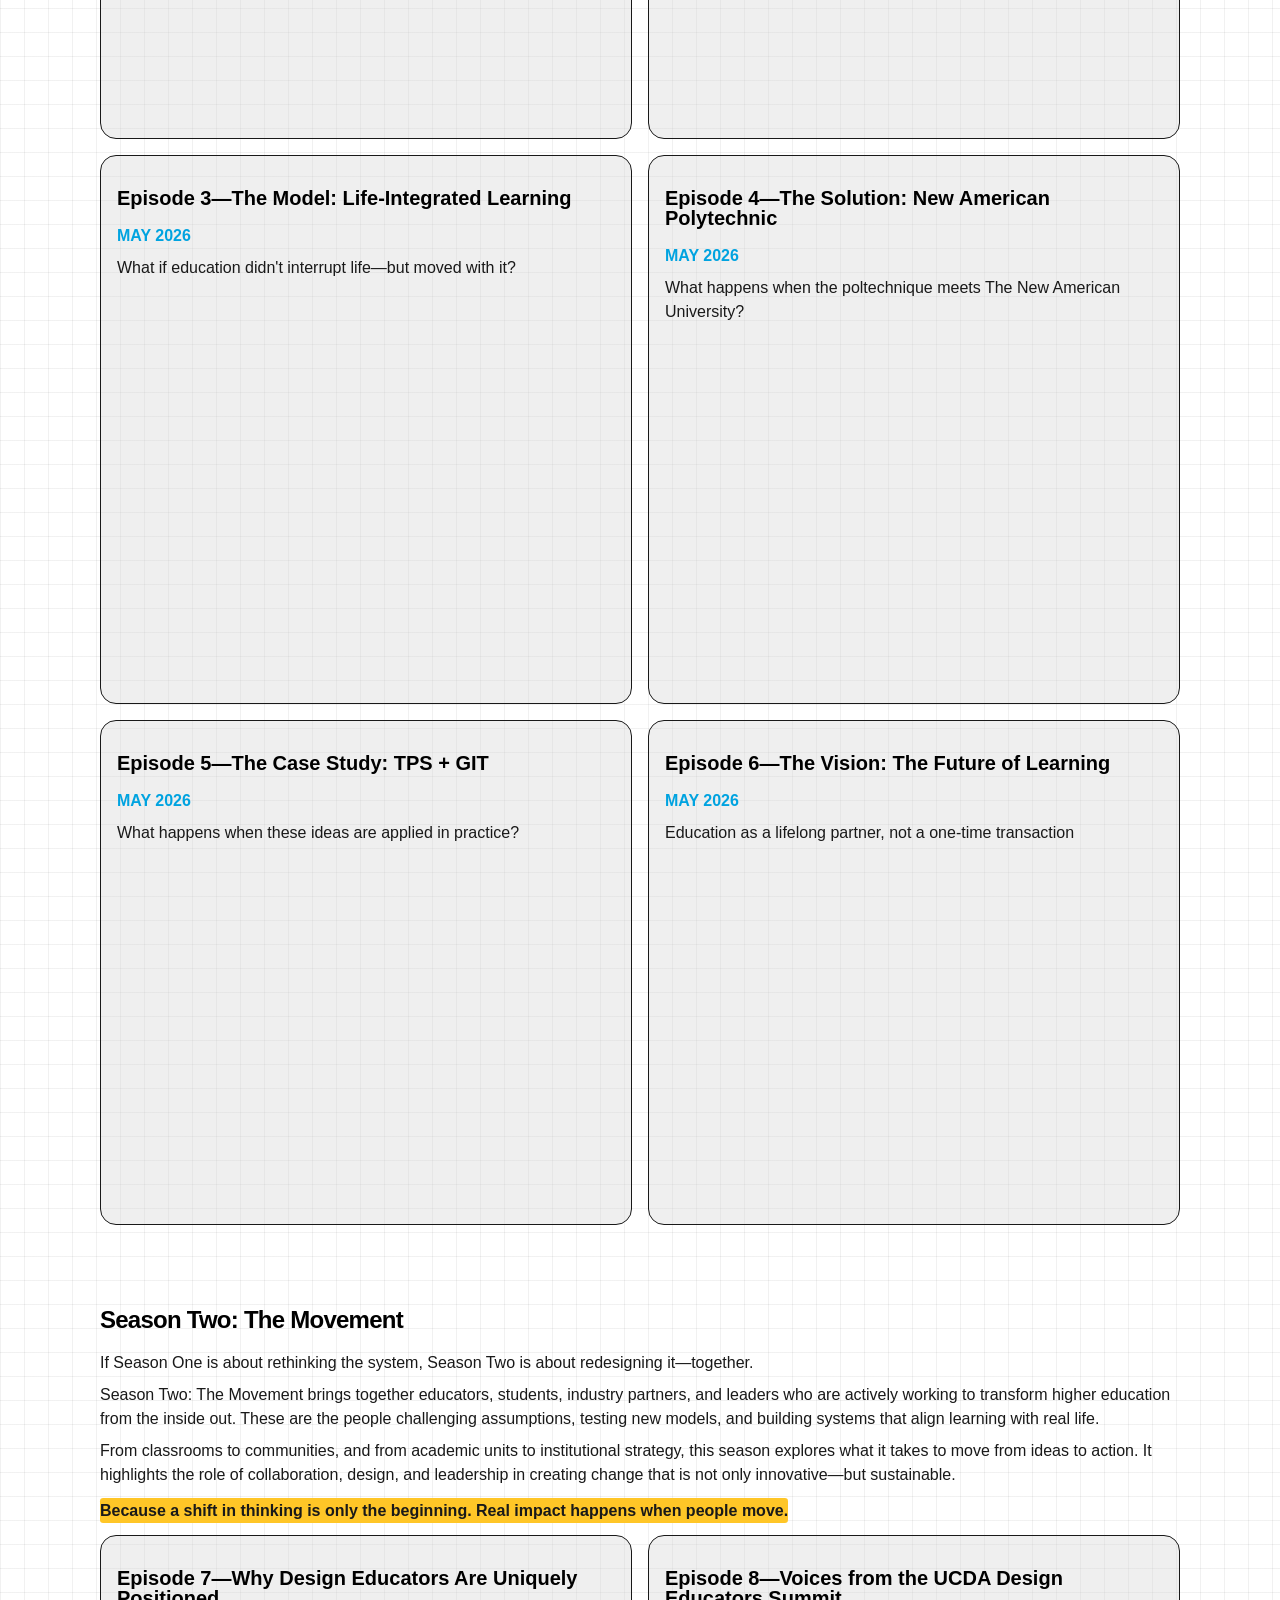
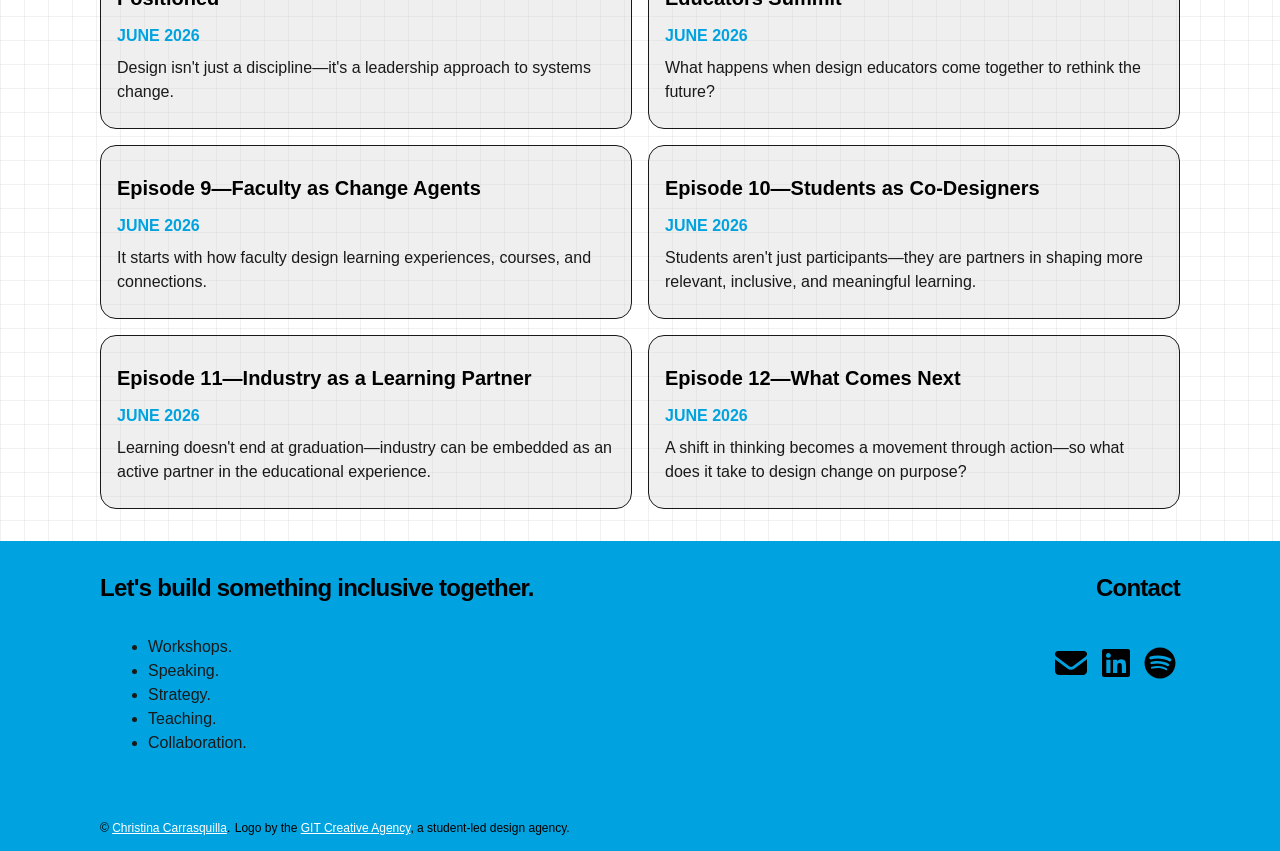
<file: listen.html>
<!DOCTYPE html>
<html lang="en">
<head>
    <meta charset="UTF-8">
    <meta name="viewport" content="width=device-width, initial-scale=1.0">
    <link rel="stylesheet" href="styles.css">
    <meta name="description" content="Listen to Designed for Life, a 24-minute podcast companion to the white paper on reimagining higher education.">
    <meta property="og:type" content="article">
    <meta property="og:url" content="https://lifeintegratedlearning.org/listen.html">
    <meta property="og:title" content="Listen to the Podcast | Life-Integrated Learning">
    <meta property="og:description" content="Listen to Designed for Life, a 24-minute podcast companion to the white paper on reimagining higher education.">
    <meta property="og:image" content="https://lifeintegratedlearning.org/images/NAP-LIL-OG.png">
    <meta property="og:image:alt" content="Podcast cover for Designed for Life">
    <meta name="twitter:card" content="summary_large_image">
    <meta name="twitter:title" content="Listen to the Podcast | Life-Integrated Learning">
    <meta name="twitter:description" content="Listen to Designed for Life, a 24-minute podcast companion to the white paper.">
    <meta name="twitter:image" content="https://lifeintegratedlearning.org/images/NAP-LIL-OG.png">
    <link rel="icon" type="image/png" sizes="32x32" href="/favicon-32x32.png">
    <link rel="icon" type="image/png" sizes="16x16" href="/favicon-16x16.png">
    <link rel="manifest" href="/site.webmanifest">
    <title>Listen- Life-Integrated Learning</title>
</head>
<body id="top">
<a href="#main-content" class="sr-only">Skip to Main Content</a>
    <header>
        <div class="wrapper">
            <img src="images/TPS-LIL-NAP-logo-reverse.svg" width="150" alt="Three modular cubes stacked in a pyramid to stand for The Polytechnic School plus Life-Integrated Learning equals The New American Polytechnic">
            <h1>The New American Polytechnic <br><span>Powered by Life-Integrated Learning</span></h1>
        </div>
    </header>
    <nav>
        <div class="wrapper">
            <input type="checkbox" id="menu-toggle">
            <label for="menu-toggle"><span></span></label>
            <ul id="main-menu">
                <li><a href="index.html">
                    <svg xmlns="http://www.w3.org/2000/svg" height="40" width="40" viewBox="0 0 640 640"><!--!Font Awesome Free v7.2.0 by @fontawesome - https://fontawesome.com License - https://fontawesome.com/license/free Copyright 2026 Fonticons, Inc.--><path d="M341.8 72.6C329.5 61.2 310.5 61.2 298.3 72.6L74.3 280.6C64.7 289.6 61.5 303.5 66.3 315.7C71.1 327.9 82.8 336 96 336L112 336L112 512C112 547.3 140.7 576 176 576L464 576C499.3 576 528 547.3 528 512L528 336L544 336C557.2 336 569 327.9 573.8 315.7C578.6 303.5 575.4 289.5 565.8 280.6L341.8 72.6zM304 384L336 384C362.5 384 384 405.5 384 432L384 528L256 528L256 432C256 405.5 277.5 384 304 384z"/></svg>
                    Home</a></li>                    
                <li><a href="read.html">
                    <svg xmlns="http://www.w3.org/2000/svg" height="40" width="40" viewBox="0 0 640 640"><!--!Font Awesome Free v7.2.0 by @fontawesome - https://fontawesome.com License - https://fontawesome.com/license/free Copyright 2026 Fonticons, Inc.--><path d="M128 128C128 92.7 156.7 64 192 64L341.5 64C358.5 64 374.8 70.7 386.8 82.7L493.3 189.3C505.3 201.3 512 217.6 512 234.6L512 512C512 547.3 483.3 576 448 576L192 576C156.7 576 128 547.3 128 512L128 128zM336 122.5L336 216C336 229.3 346.7 240 360 240L453.5 240L336 122.5zM248 320C234.7 320 224 330.7 224 344C224 357.3 234.7 368 248 368L392 368C405.3 368 416 357.3 416 344C416 330.7 405.3 320 392 320L248 320zM248 416C234.7 416 224 426.7 224 440C224 453.3 234.7 464 248 464L392 464C405.3 464 416 453.3 416 440C416 426.7 405.3 416 392 416L248 416z"/></svg>
                    Read</a></li>
                <li><a href="listen.html" id="active">
                    <svg xmlns="http://www.w3.org/2000/svg" height="40" width="40" viewBox="0 0 640 640"><!--!Font Awesome Free v7.2.0 by @fontawesome - https://fontawesome.com License - https://fontawesome.com/license/free Copyright 2026 Fonticons, Inc.--><path d="M320 64C267 64 224 107 224 160L224 288C224 341 267 384 320 384C373 384 416 341 416 288L416 160C416 107 373 64 320 64zM176 248C176 234.7 165.3 224 152 224C138.7 224 128 234.7 128 248L128 288C128 385.9 201.3 466.7 296 478.5L296 528L248 528C234.7 528 224 538.7 224 552C224 565.3 234.7 576 248 576L392 576C405.3 576 416 565.3 416 552C416 538.7 405.3 528 392 528L344 528L344 478.5C438.7 466.7 512 385.9 512 288L512 248C512 234.7 501.3 224 488 224C474.7 224 464 234.7 464 248L464 288C464 367.5 399.5 432 320 432C240.5 432 176 367.5 176 288L176 248z"/></svg>
                    Listen</a></li>
                <li><a href="lead.html">
                    <svg xmlns="http://www.w3.org/2000/svg" height="40" width="40" viewBox="0 0 640 640"><!--!Font Awesome Free v7.2.0 by @fontawesome - https://fontawesome.com License - https://fontawesome.com/license/free Copyright 2026 Fonticons, Inc.--><path d="M576 112C576 100.9 570.3 90.6 560.8 84.8C551.3 79 539.6 78.4 529.7 83.4L413.5 141.5L234.1 81.6C226 78.9 217.3 79.5 209.7 83.3L81.7 147.3C70.8 152.8 64 163.9 64 176L64 528C64 539.1 69.7 549.4 79.2 555.2C88.7 561 100.4 561.6 110.3 556.6L226.4 498.5L399.7 556.3C395.4 549.9 391.2 543.2 387.1 536.4C376.1 518.1 365.2 497.1 357.1 474.6L255.9 440.9L255.9 156.4L383.9 199.1L383.9 298.4C414.9 262.6 460.9 240 511.9 240C534.5 240 556.1 244.4 575.9 252.5L576 112zM392 405.9C392 474.8 456.1 556.3 490.6 595.2C502.2 608.2 521.9 608.2 533.5 595.2C568 556.3 632.1 474.8 632.1 405.9C632.1 340.8 578.4 288 512.1 288C445.8 288 392 340.8 392 405.9z"/></svg>
                    Lead</a></li>
            </ul>
        </div>
    </nav>
    <main id="main-content">
        <div id="quote" class="wrapper">
            <q>What if education worked with your life, not against it—and helped you build a life worth learning from?</q>
        </div>
        <section class="gray">
            <div class="wrapper">
                <svg xmlns="http://www.w3.org/2000/svg" height="80" width="80" viewBox="0 0 640 640"><!--!Font Awesome Free v7.2.0 by @fontawesome - https://fontawesome.com License - https://fontawesome.com/license/free Copyright 2026 Fonticons, Inc.--><path d="M320 64C267 64 224 107 224 160L224 288C224 341 267 384 320 384C373 384 416 341 416 288L416 160C416 107 373 64 320 64zM176 248C176 234.7 165.3 224 152 224C138.7 224 128 234.7 128 248L128 288C128 385.9 201.3 466.7 296 478.5L296 528L248 528C234.7 528 224 538.7 224 552C224 565.3 234.7 576 248 576L392 576C405.3 576 416 565.3 416 552C416 538.7 405.3 528 392 528L344 528L344 478.5C438.7 466.7 512 385.9 512 288L512 248C512 234.7 501.3 224 488 224C474.7 224 464 234.7 464 248L464 288C464 367.5 399.5 432 320 432C240.5 432 176 367.5 176 288L176 248z"/></svg>
                <h2>By Design, Not by Default: <span id="tagline">Designing education that works with life, not against it</span></h2>
                <p class="activates">Hosted by Christina Carrasquilla</p>
                <p>Higher education was designed for a different time—when life could be paused for four years and careers followed a predictable path. That's no longer the world we live in.</p>
                <p><i>By Design, Not by Default</i> explores what it means to rethink higher education for today's learners—people balancing work, family, finances, and an uncertain future. Through conversations, research, and real-world examples, <span class="highlight">this podcast examines how we can move beyond rigid systems and toward a model of learning that works with life, not against it.</span></p>
                <p>From the student experience to institutional change, each episode challenges assumptions and offers a new vision: one where education is flexible, relevant, and integrated across a lifetime.</p>
            </div>
        </section>
        <section>
            <div class="wrapper">
                <h2>Season One: The Shift</h2>
                <p>Higher education wasn't designed for the world we live in today—and yet, we continue to operate within its assumptions.</p>
                <p>Season One: The Shift examines the growing disconnect between traditional academic systems and the realities of modern life. From rising concerns about cost, career outcomes, and well-being to the challenges faced by today's “new majority” of learners, this season explores why the current model feels increasingly out of sync.</p>
                <p>But this isn't just about identifying problems. It's about changing how we think.</p>
                <p>Through research, real-world examples, and a reimagining of what learning can be, this season introduces a new perspective: one where education is not bound by time, place, or rigid pathways—but integrated into the full complexity of life.</p>
                <p><span class="highlight">Because meaningful change doesn't begin with solutions. It begins with a shift.</span></p>
                <div class="season">
                    <section>
                        <h3>Episode 1&mdash;The Problem: The System Isn't Working</h3>
                        <p class="date">May 2026</p>
                        <p>Higher education isn't broken&mdash;but it is misaligned with the realities of modern life.</p>
                        <iframe data-testid="embed-iframe" style="border-radius:12px" src="https://open.spotify.com/embed/episode/7GxaO70997RUHDNqC4PeqI?utm_source=generator&theme=0" width="100%" height="352" frameBorder="0" allowfullscreen="" allow="autoplay; clipboard-write; encrypted-media; fullscreen; picture-in-picture" loading="lazy"></iframe>                    </section>
                    <section>
                        <h3>Episode 2&mdash;The Shift: From Awareness to Implementation</h3>
                        <p class="date">May 2026</p>
                        <p>Impactful change grows from the bottom up&mdash; at the unit level</p>
                        <iframe data-testid="embed-iframe" style="border-radius:12px" src="https://open.spotify.com/embed/episode/7A2O2NYwCHoBWFN2hxLiTw?utm_source=generator&theme=0" width="100%" height="352" frameBorder="0" allowfullscreen="" allow="autoplay; clipboard-write; encrypted-media; fullscreen; picture-in-picture" loading="lazy"></iframe>
                    </section>
                    <section>
                        <h3>Episode 3&mdash;The Model: Life-Integrated Learning</h3>
                        <p class="date">May 2026</p>
                        <p>What if education didn't interrupt life—but moved with it?</p>
                        <iframe data-testid="embed-iframe" style="border-radius:12px" src="https://open.spotify.com/embed/episode/1QDiD2mKyzvrezfPVVoZoF?utm_source=generator&theme=0" width="100%" height="352" frameBorder="0" allowfullscreen="" allow="autoplay; clipboard-write; encrypted-media; fullscreen; picture-in-picture" loading="lazy"></iframe>
                    </section>
                    <section>
                        <h3>Episode 4&mdash;The Solution: New American Polytechnic</h3>
                        <p class="date">May 2026</p>
                        <p>What happens when the poltechnique meets The New American University?</p>
                        <iframe data-testid="embed-iframe" style="border-radius:12px" src="https://open.spotify.com/embed/episode/2LoKp0tMTnqljL62v9c5PZ?utm_source=generator&theme=0" width="100%" height="352" frameBorder="0" allowfullscreen="" allow="autoplay; clipboard-write; encrypted-media; fullscreen; picture-in-picture" loading="lazy"></iframe>
                    </section>
                    <section>
                        <h3>Episode 5&mdash;The Case Study: TPS + GIT</h3>
                        <p class="date">May 2026</p>
                        <p>What happens when these ideas are applied in practice?</p>
                        <iframe data-testid="embed-iframe" style="border-radius:12px" src="https://open.spotify.com/embed/episode/29SHHmeI4XrOiyJsNlnd89?utm_source=generator&theme=0" width="100%" height="352" frameBorder="0" allowfullscreen="" allow="autoplay; clipboard-write; encrypted-media; fullscreen; picture-in-picture" loading="lazy"></iframe>
                    </section>
                    <section>
                        <h3>Episode 6&mdash;The Vision: The Future of Learning</h3>
                        <p class="date">May 2026</p>
                        <p>Education as a lifelong partner, not a one-time transaction</p>
                        <iframe data-testid="embed-iframe" style="border-radius:12px" src="https://open.spotify.com/embed/episode/4QAPN7rGAEqAIuhKXK0RDD?utm_source=generator&theme=0" width="100%" height="352" frameBorder="0" allowfullscreen="" allow="autoplay; clipboard-write; encrypted-media; fullscreen; picture-in-picture" loading="lazy"></iframe>
                    </section>
                </div>
            </div>
        </section>
        <section>
            <div class="wrapper">
                <h2>Season Two: The Movement</h2>
                <p>If Season One is about rethinking the system, Season Two is about redesigning it—together.</p>
                <p>Season Two: The Movement brings together educators, students, industry partners, and leaders who are actively working to transform higher education from the inside out. These are the people challenging assumptions, testing new models, and building systems that align learning with real life.</p>
                <p>From classrooms to communities, and from academic units to institutional strategy, this season explores what it takes to move from ideas to action. It highlights the role of collaboration, design, and leadership in creating change that is not only innovative—but sustainable.</p>
                <p><span class="highlight">Because a shift in thinking is only the beginning. Real impact happens when people move.</span></p>
                <div class="season">
                    <section>
                        <h3>Episode 7&mdash;Why Design Educators Are Uniquely Positioned</h3>
                        <p class="date">June 2026</p>
                        <p>Design isn't just a discipline&mdash;it's a leadership approach to systems change.</p>
                        <!--<dl>
                            <dt>Guest:</dt>
                            <dd>AH?</dd>
                        </dl>-->
                    </section>
                    <section>
                        <h3>Episode 8&mdash;Voices from the UCDA Design Educators Summit</h3>
                        <p class="date">June 2026</p>
                        <p>What happens when design educators come together to rethink the future?</p>
                        <!--<dl>
                            <dt>Guest:</dt>
                            <dd>multiple</dd>
                        </dl>-->
                    </section>
                    <section>
                        <h3>Episode 9&mdash;Faculty as Change Agents</h3>
                        <p class="date">June 2026</p>
                        <p>It starts with how faculty design learning experiences, courses, and connections.</p>
                        <!--<dl>
                            <dt>Guest:</dt>
                            <dd>BW? CR?</dd>
                        </dl>-->
                    </section>
                    <section>
                        <h3>Episode 10&mdash;Students as Co-Designers</h3>
                        <p class="date">June 2026</p>
                        <p>Students aren't just participants—they are partners in shaping more relevant, inclusive, and meaningful learning.</p>
                        <!--<dl>
                            <dt>Guest:</dt>
                            <dd>?</dd>
                        </dl>-->
                    </section>
                    <section>
                        <h3>Episode 11&mdash;Industry as a Learning Partner</h3>
                        <p class="date">June 2026</p>
                        <p>Learning doesn't end at graduation—industry can be embedded as an active partner in the educational experience.</p>
                        <!--<dl>
                            <dt>Guest:</dt>
                            <dd>LB?</dd>
                        </dl>-->
                    </section>
                    <section>
                        <h3>Episode 12&mdash;What Comes Next</h3>
                        <p class="date">June 2026</p>
                        <p>A shift in thinking becomes a movement through action—so what does it take to design change on purpose?</p>
                    </section>
                </div>
            </div>
        </section>
    </main>
    <footer>
        <div class="wrapper">
            <section>
                <h2>Let's build something inclusive together.</h2>
                <ul>
                    <li>Workshops.</li>
                    <li>Speaking.</li>
                    <li>Strategy.</li>
                    <li>Teaching.</li>
                    <li>Collaboration.</li>
                </ul>
            </section>
            <section id="contact">
                <h2>Contact</h2>
                <a href="mailto:christina.carrasquilla@asu.edu" title="Contact Christina">
                    <svg xmlns="http://www.w3.org/2000/svg" height="40" width="40" viewBox="0 0 640 640"><!--!Font Awesome Free v7.2.0 by @fontawesome - https://fontawesome.com License - https://fontawesome.com/license/free Copyright 2026 Fonticons, Inc.--><path d="M112 128C85.5 128 64 149.5 64 176C64 191.1 71.1 205.3 83.2 214.4L291.2 370.4C308.3 383.2 331.7 383.2 348.8 370.4L556.8 214.4C568.9 205.3 576 191.1 576 176C576 149.5 554.5 128 528 128L112 128zM64 260L64 448C64 483.3 92.7 512 128 512L512 512C547.3 512 576 483.3 576 448L576 260L377.6 408.8C343.5 434.4 296.5 434.4 262.4 408.8L64 260z"/></svg>
                </a>
                <a href="https://www.linkedin.com/in/carrasquilla/" title="LinkedIn profile" target="_blank">
                    <svg xmlns="http://www.w3.org/2000/svg" height="40" width="40" viewBox="0 0 640 640"><!--!Font Awesome Free v7.2.0 by @fontawesome - https://fontawesome.com License - https://fontawesome.com/license/free Copyright 2026 Fonticons, Inc.--><path d="M512 96L127.9 96C110.3 96 96 110.5 96 128.3L96 511.7C96 529.5 110.3 544 127.9 544L512 544C529.6 544 544 529.5 544 511.7L544 128.3C544 110.5 529.6 96 512 96zM231.4 480L165 480L165 266.2L231.5 266.2L231.5 480L231.4 480zM198.2 160C219.5 160 236.7 177.2 236.7 198.5C236.7 219.8 219.5 237 198.2 237C176.9 237 159.7 219.8 159.7 198.5C159.7 177.2 176.9 160 198.2 160zM480.3 480L413.9 480L413.9 376C413.9 351.2 413.4 319.3 379.4 319.3C344.8 319.3 339.5 346.3 339.5 374.2L339.5 480L273.1 480L273.1 266.2L336.8 266.2L336.8 295.4L337.7 295.4C346.6 278.6 368.3 260.9 400.6 260.9C467.8 260.9 480.3 305.2 480.3 362.8L480.3 480z"/></svg>
                </a>
                <a href="https://open.spotify.com/show/033gRA0f2egHBVihlQlhK5?si=d956b24d1bb94530" title="Spotify Podcast" target="_blank">
                    <svg xmlns="http://www.w3.org/2000/svg" height="40" width="40" viewBox="0 0 640 640"><!--!Font Awesome Free v7.2.0 by @fontawesome - https://fontawesome.com License - https://fontawesome.com/license/free Copyright 2026 Fonticons, Inc.--><path d="M320 72C183 72 72 183 72 320C72 457 183 568 320 568C457 568 568 457 568 320C568 183 457 72 320 72zM420.7 436.9C416.5 436.9 413.9 435.6 410 433.3C347.6 395.7 275 394.1 203.3 408.8C199.4 409.8 194.3 411.4 191.4 411.4C181.7 411.4 175.6 403.7 175.6 395.6C175.6 385.3 181.7 380.4 189.2 378.8C271.1 360.7 354.8 362.3 426.2 405C432.3 408.9 435.9 412.4 435.9 421.5C435.9 430.6 428.8 436.9 420.7 436.9zM447.6 371.3C442.4 371.3 438.9 369 435.3 367.1C372.8 330.1 279.6 315.2 196.7 337.7C191.9 339 189.3 340.3 184.8 340.3C174.1 340.3 165.4 331.6 165.4 320.9C165.4 310.2 170.6 303.1 180.9 300.2C208.7 292.4 237.1 286.6 278.7 286.6C343.6 286.6 406.3 302.7 455.7 332.1C463.8 336.9 467 343.1 467 351.8C466.9 362.6 458.5 371.3 447.6 371.3zM478.6 295.1C473.4 295.1 470.2 293.8 465.7 291.2C394.5 248.7 267.2 238.5 184.8 261.5C181.2 262.5 176.7 264.1 171.9 264.1C158.7 264.1 148.6 253.8 148.6 240.5C148.6 226.9 157 219.2 166 216.6C201.2 206.3 240.6 201.4 283.5 201.4C356.5 201.4 433 216.6 488.9 249.2C496.7 253.7 501.8 259.9 501.8 271.8C501.8 285.4 490.8 295.1 478.6 295.1z"/></svg>
                </a>
            </section>
            <div>
                <small>&copy; <a href="https://carrasquilla.design" target="_blank">Christina Carrasquilla</a>.</small>
                <small>Logo by the <a href="https://www.behance.net/gitcreativeagency" target="_blank">GIT Creative Agency</a>, a student-led design agency.</small>
            </div>        
        </div>
    </footer>
    <a href="#top" id="back-to-top" aria-label="Back to top"><svg xmlns="http://www.w3.org/2000/svg" height="30" width="30" viewBox="0 0 640 640"><!--!Font Awesome Free v7.2.0 by @fontawesome - https://fontawesome.com License - https://fontawesome.com/license/free Copyright 2026 Fonticons, Inc.--><path fill="var(--ASU-black)" d="M320 576C461.4 576 576 461.4 576 320C576 178.6 461.4 64 320 64C178.6 64 64 178.6 64 320C64 461.4 178.6 576 320 576zM337 199L417 279C426.4 288.4 426.4 303.6 417 312.9C407.6 322.2 392.4 322.3 383.1 312.9L344.1 273.9L344.1 424C344.1 437.3 333.4 448 320.1 448C306.8 448 296.1 437.3 296.1 424L296.1 273.9L257.1 312.9C247.7 322.3 232.5 322.3 223.2 312.9C213.9 303.5 213.8 288.3 223.2 279L303.2 199C312.6 189.6 327.8 189.6 337.1 199z"/></svg></a>
    <script>
    const btn = document.getElementById('back-to-top');

    window.addEventListener('scroll', () => {
        if (window.scrollY > 300) {
        btn.classList.add('show');
        } else {
        btn.classList.remove('show');
        }
    });
    </script>
</body>
</html>
</file>
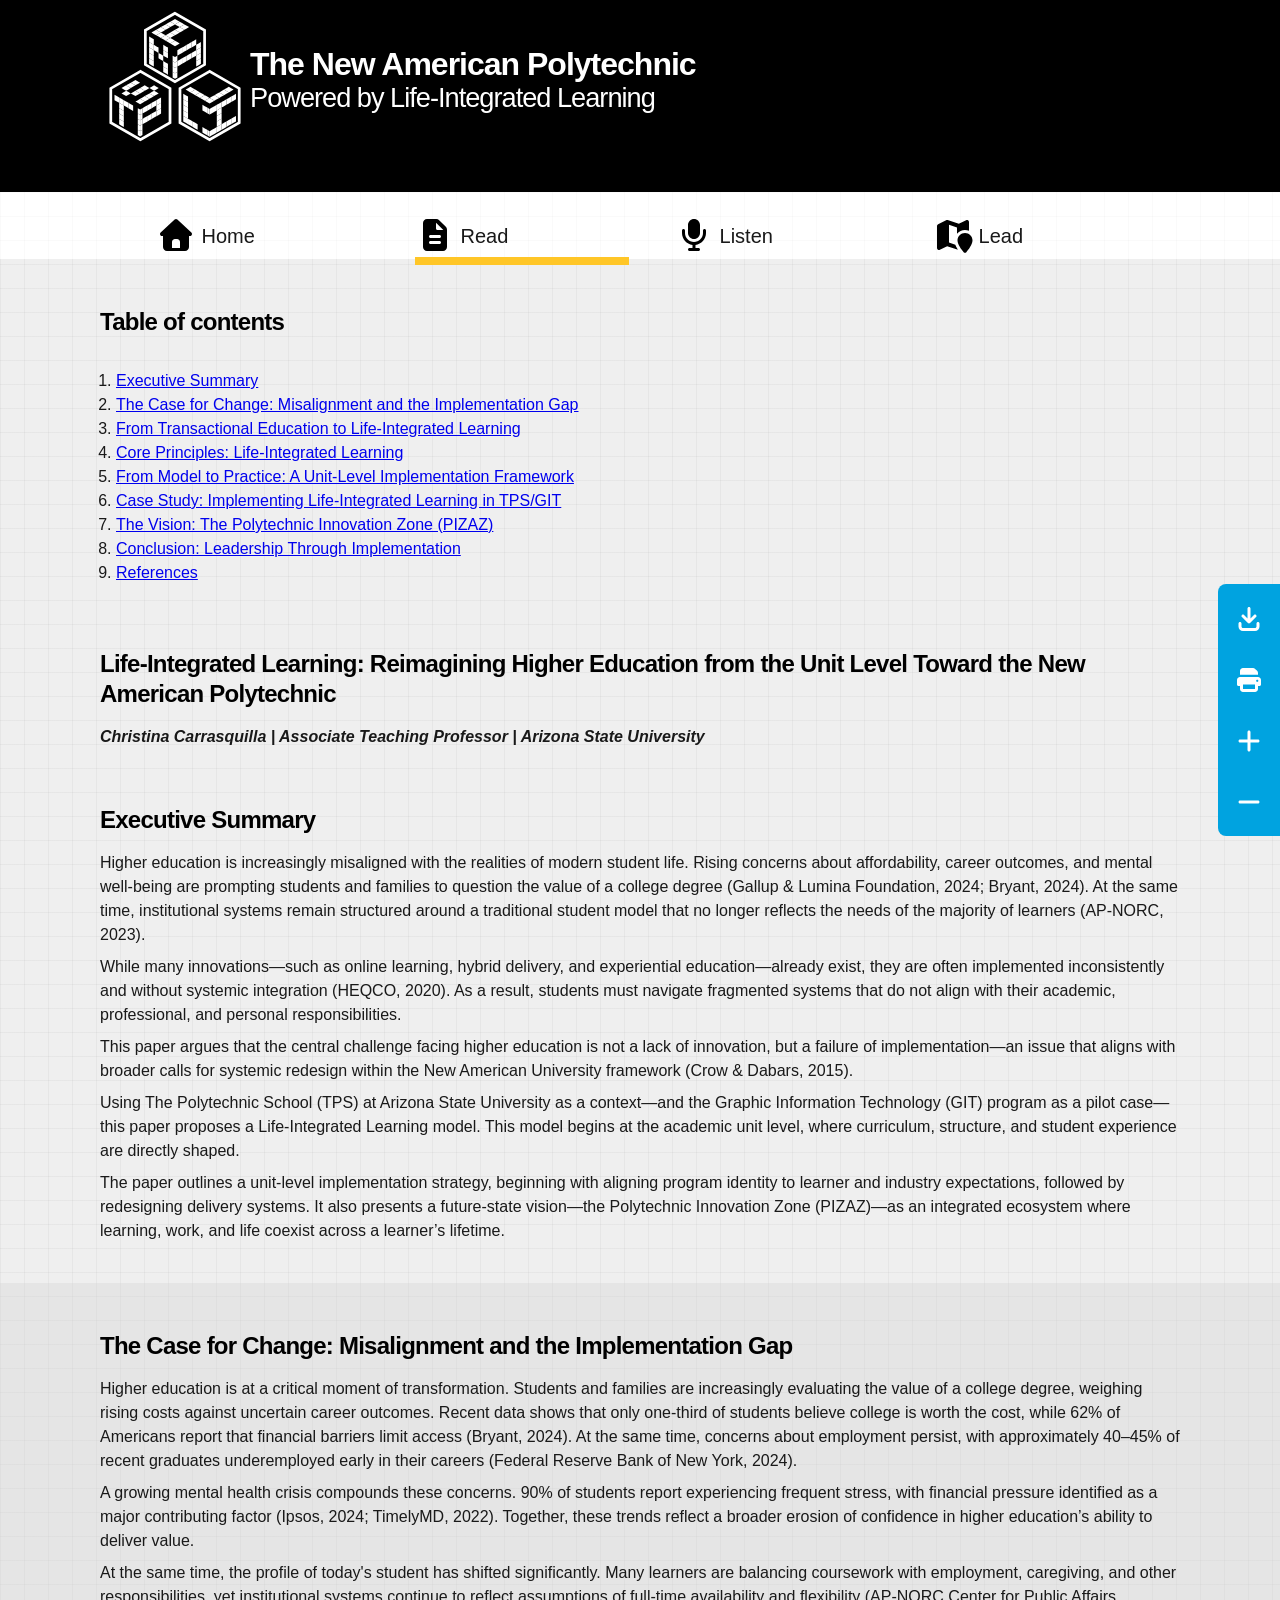
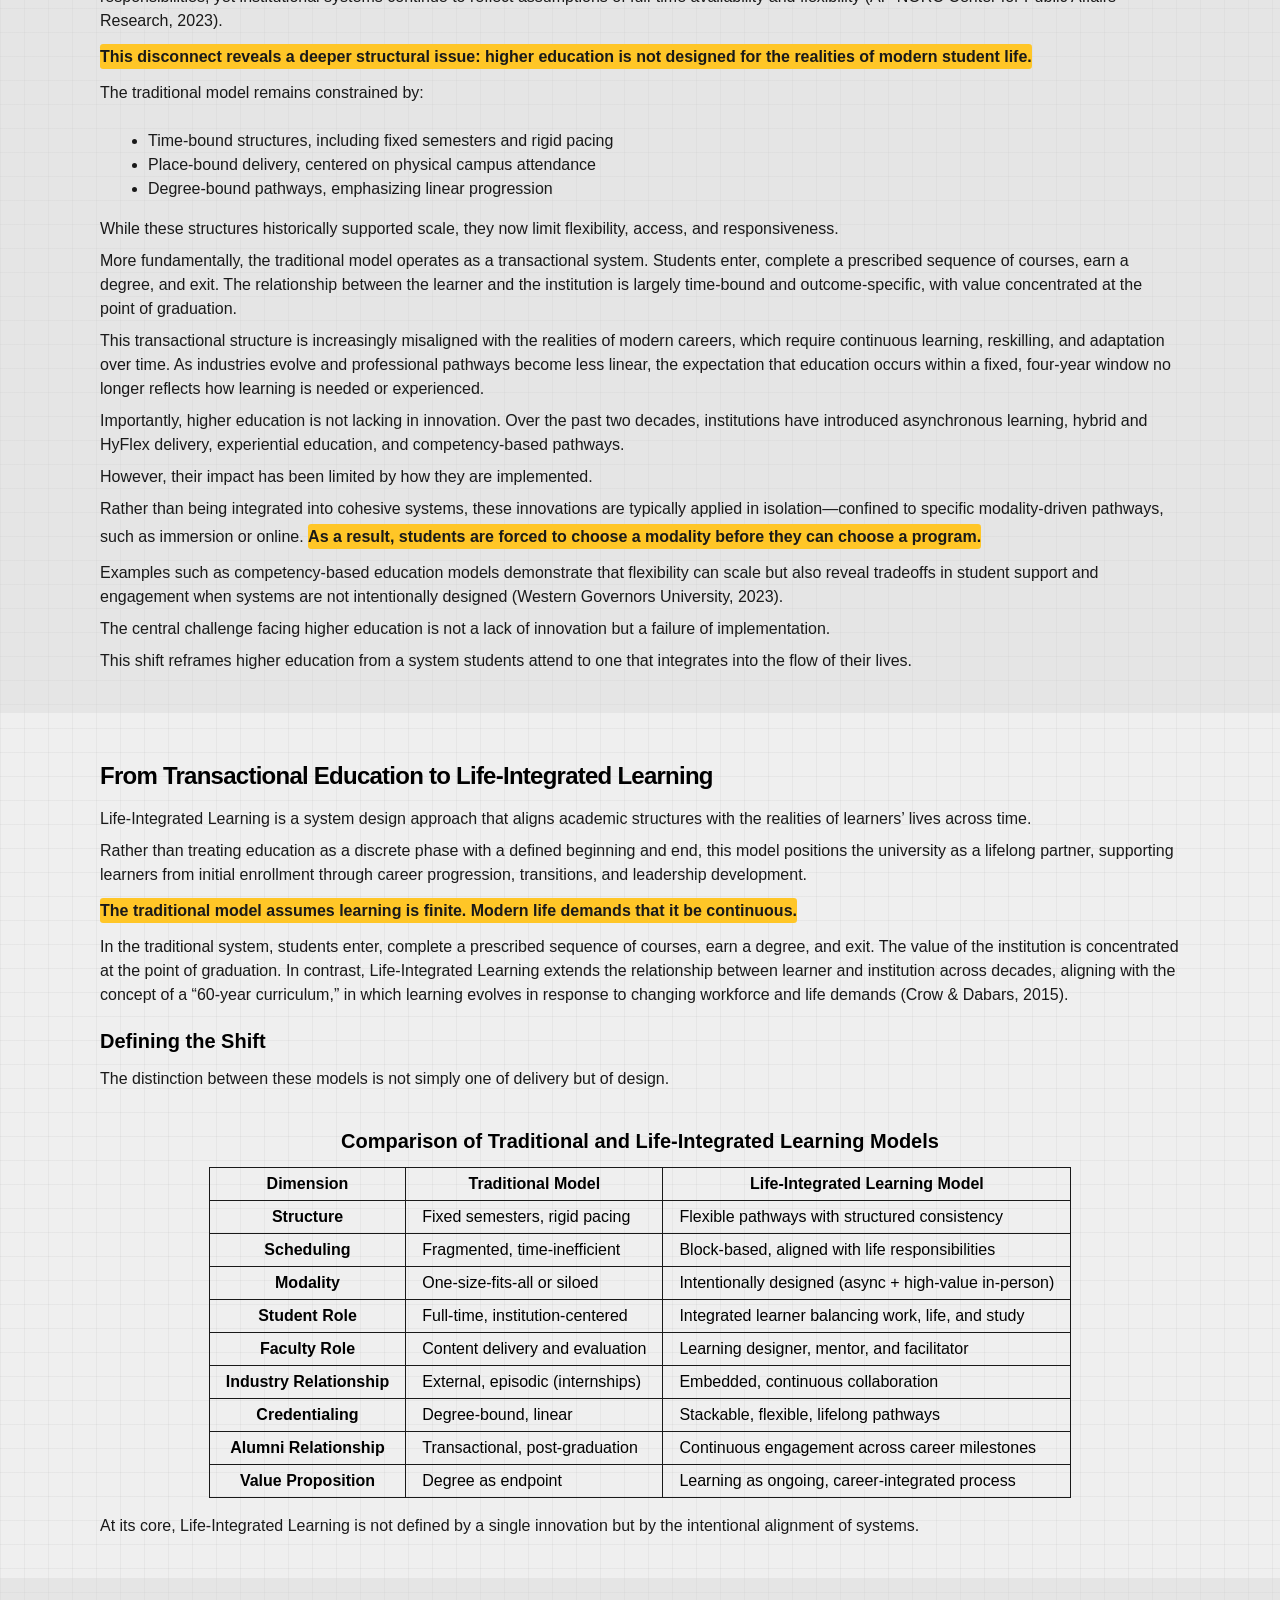
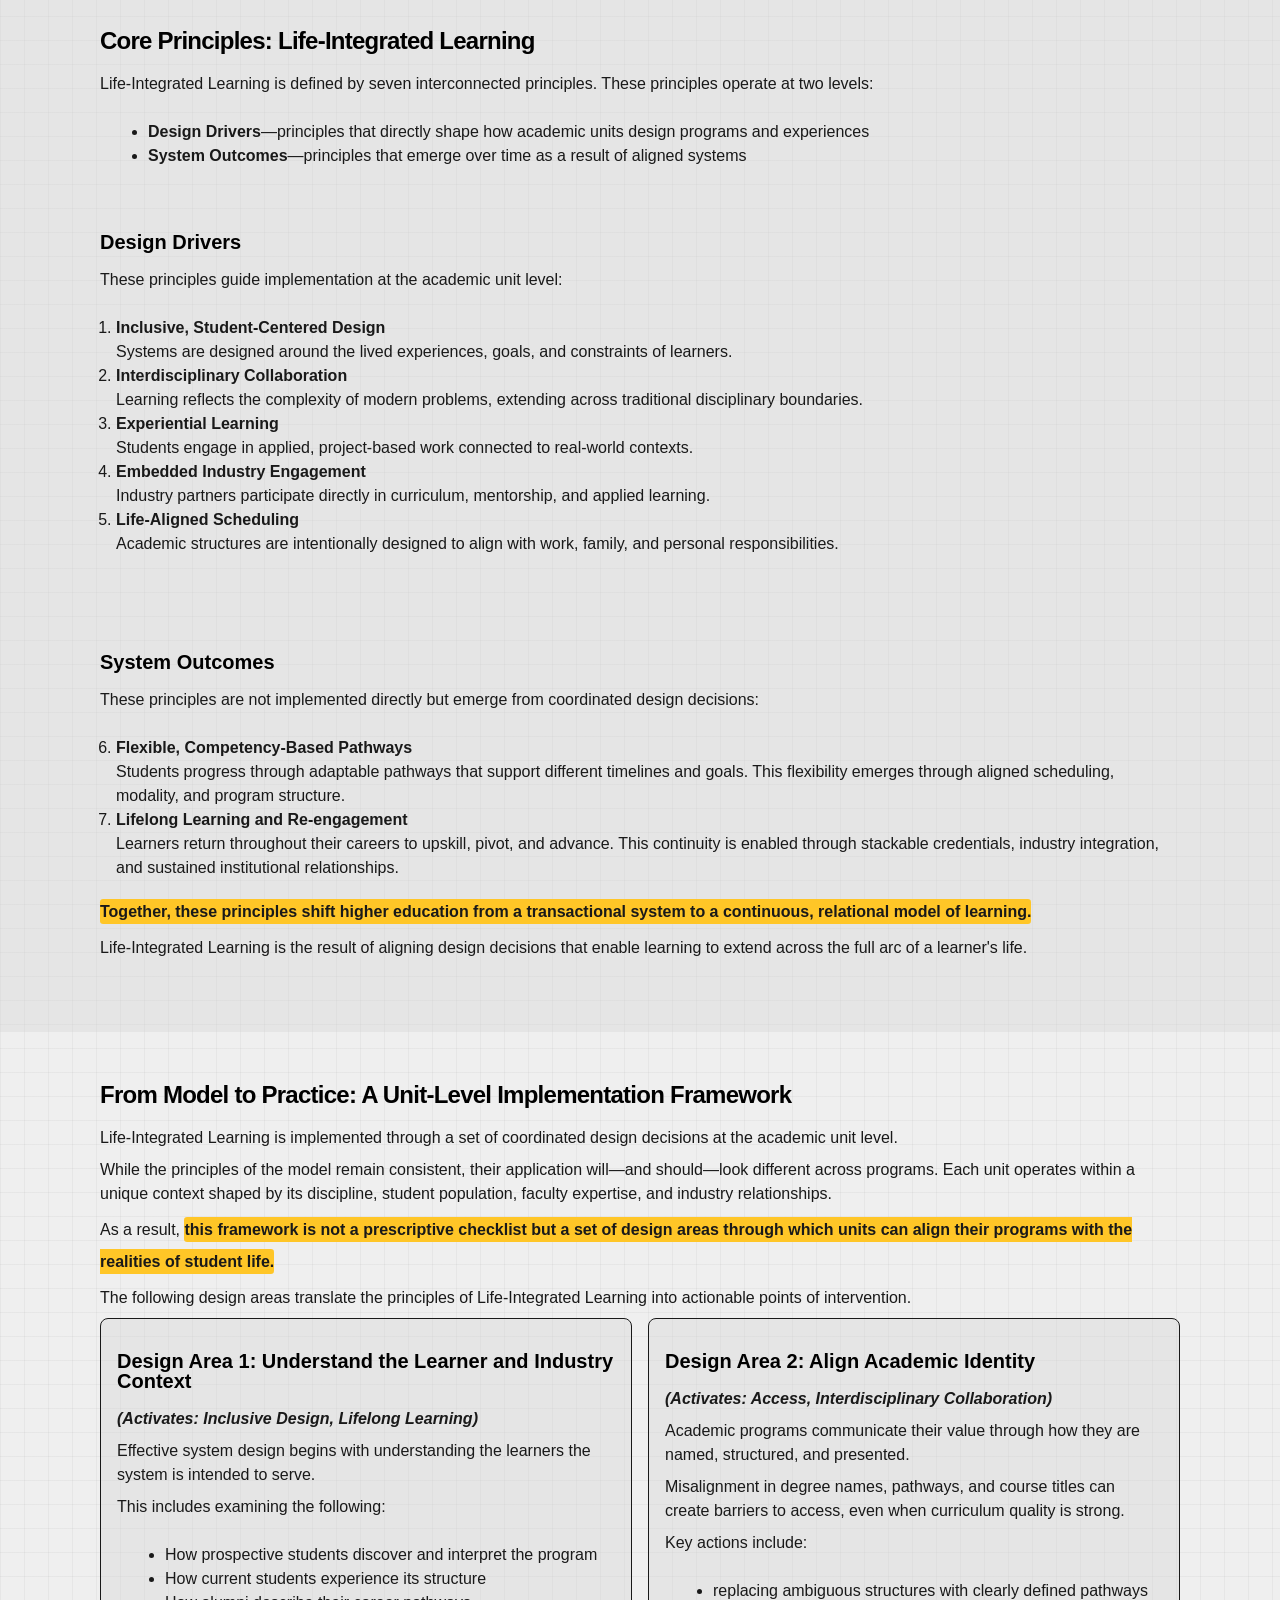
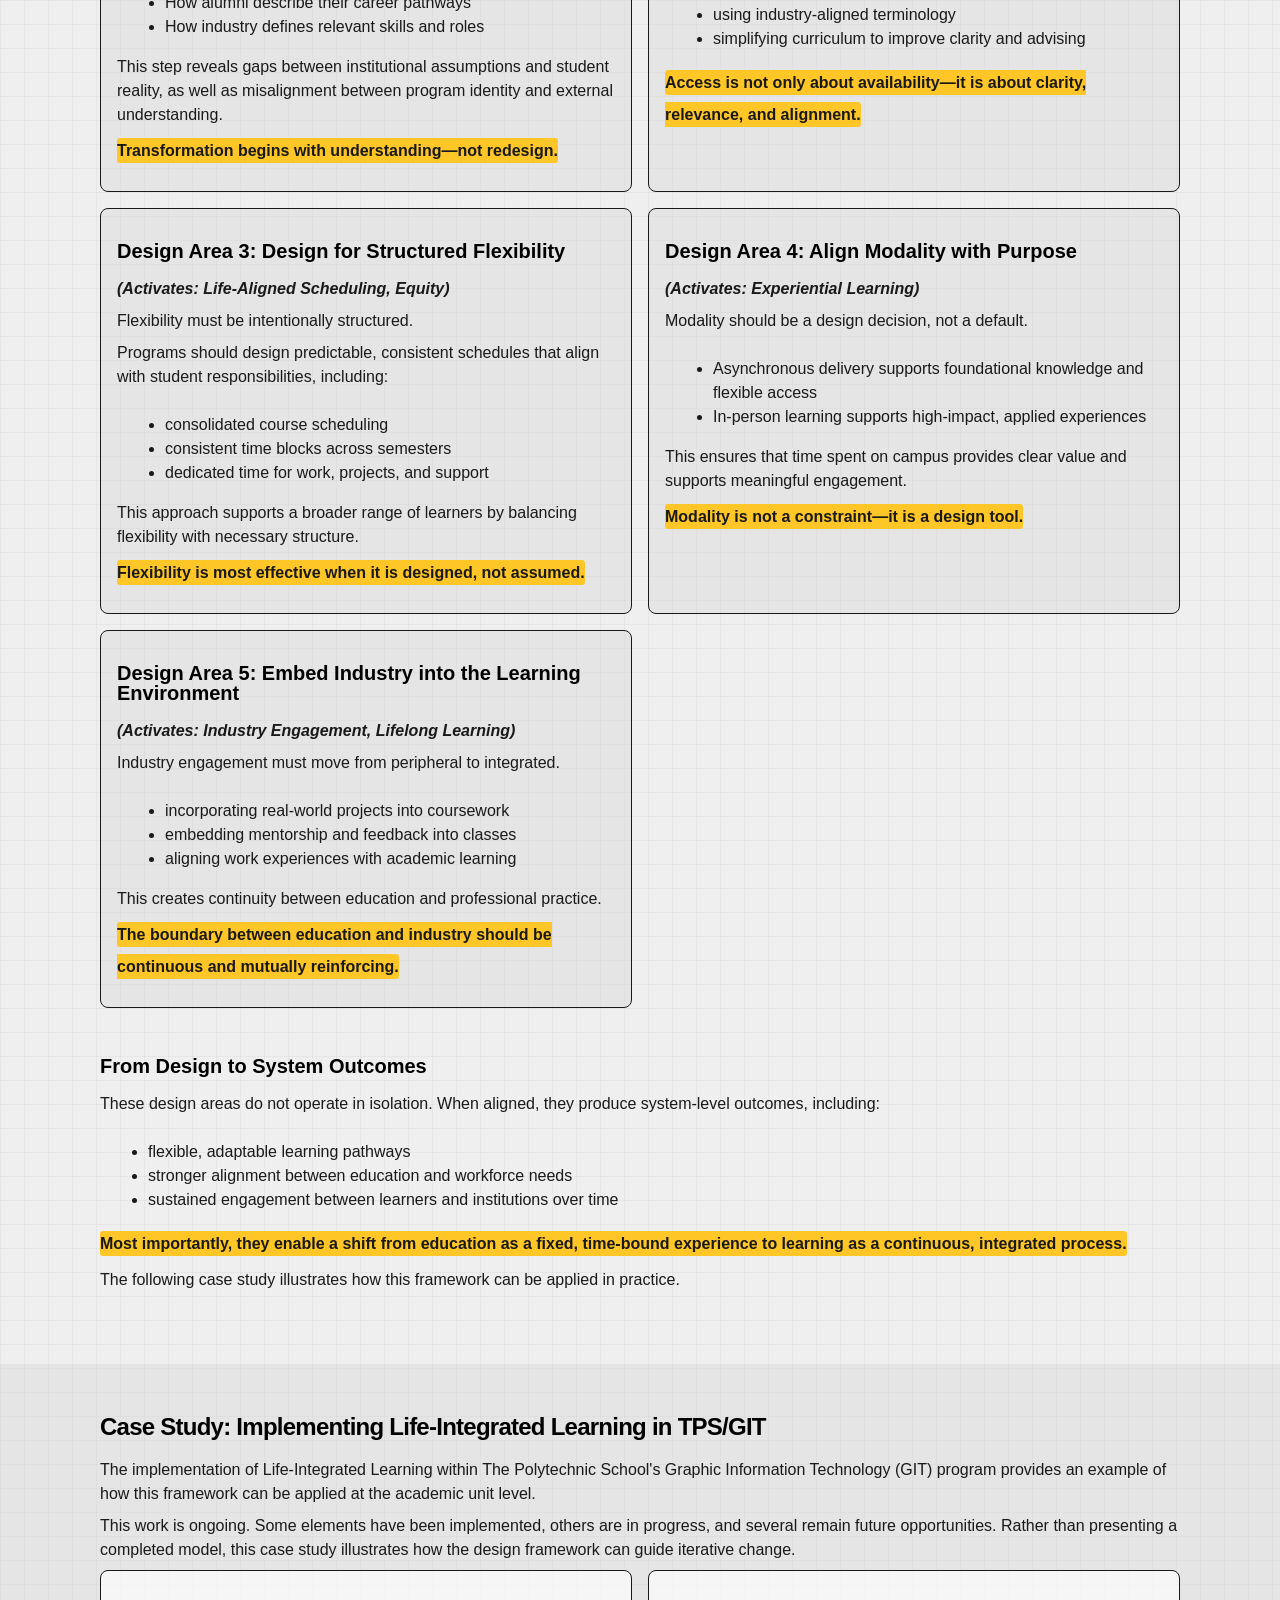
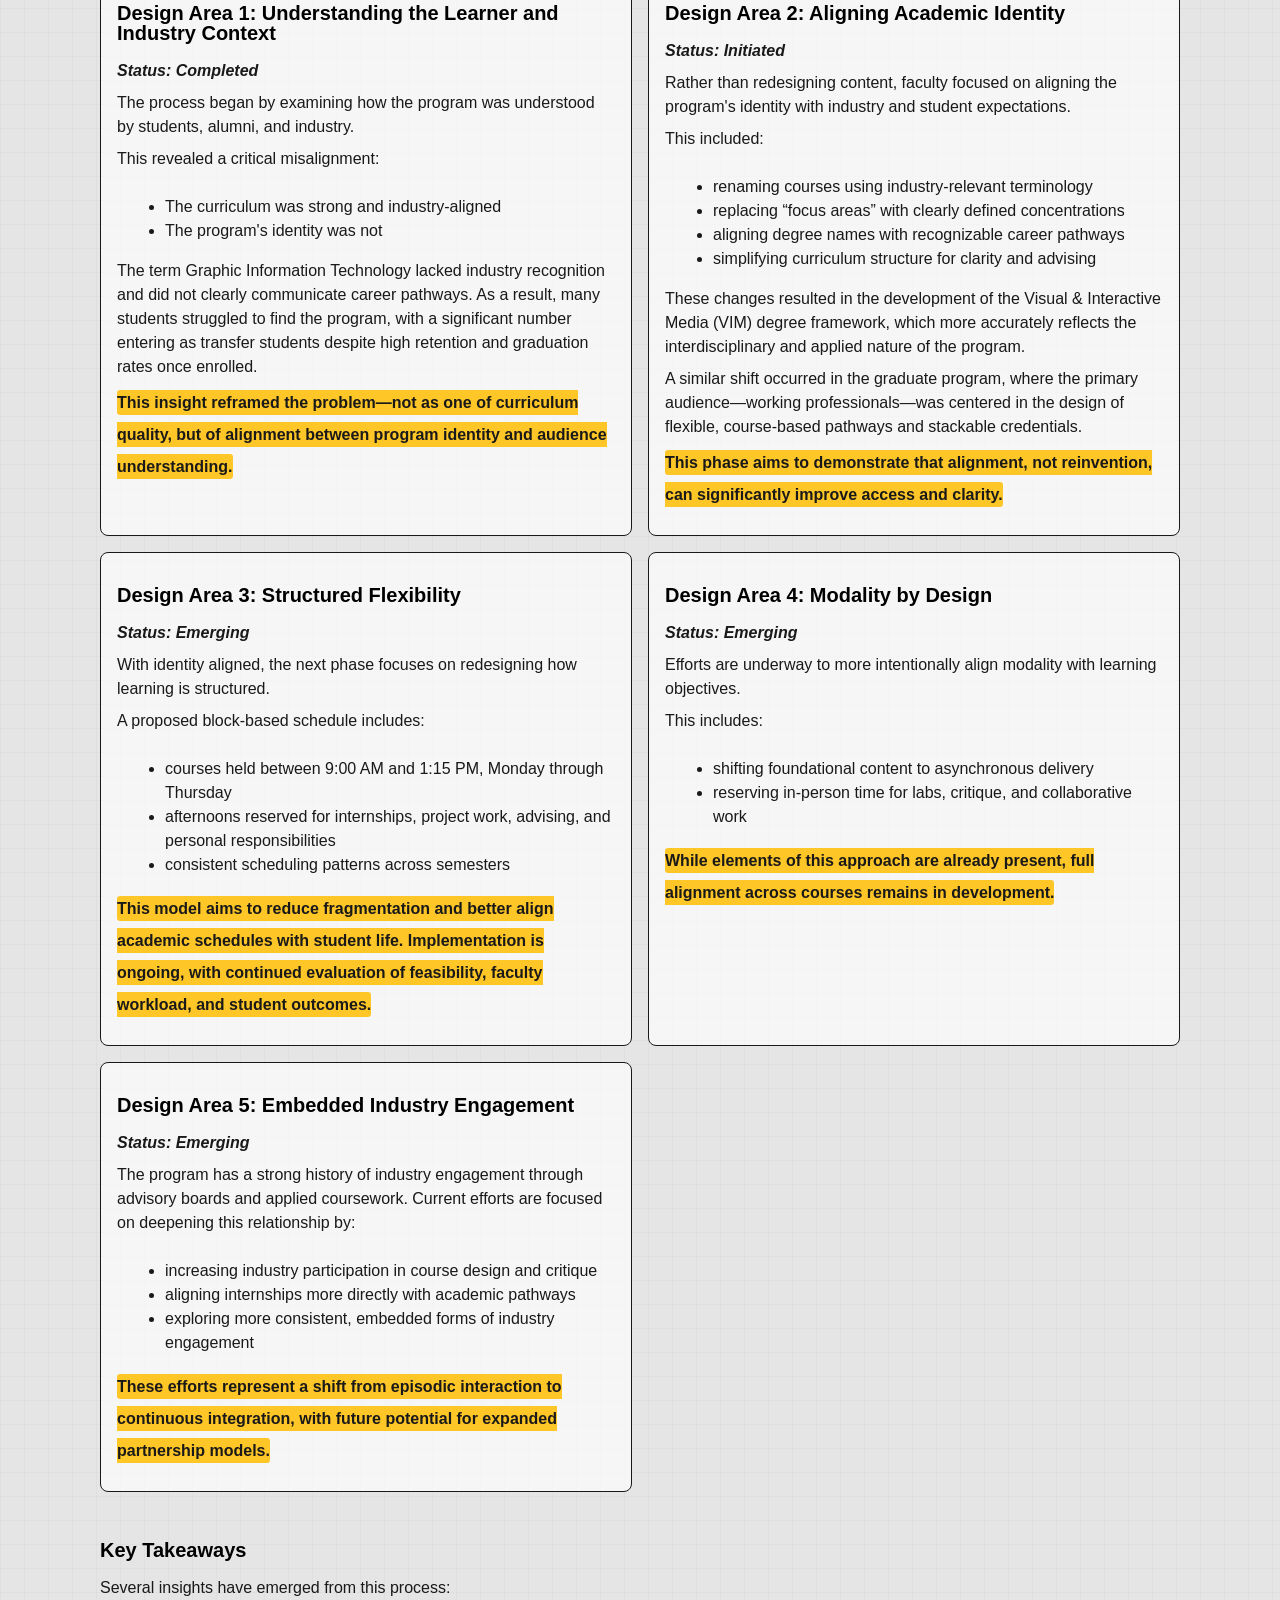
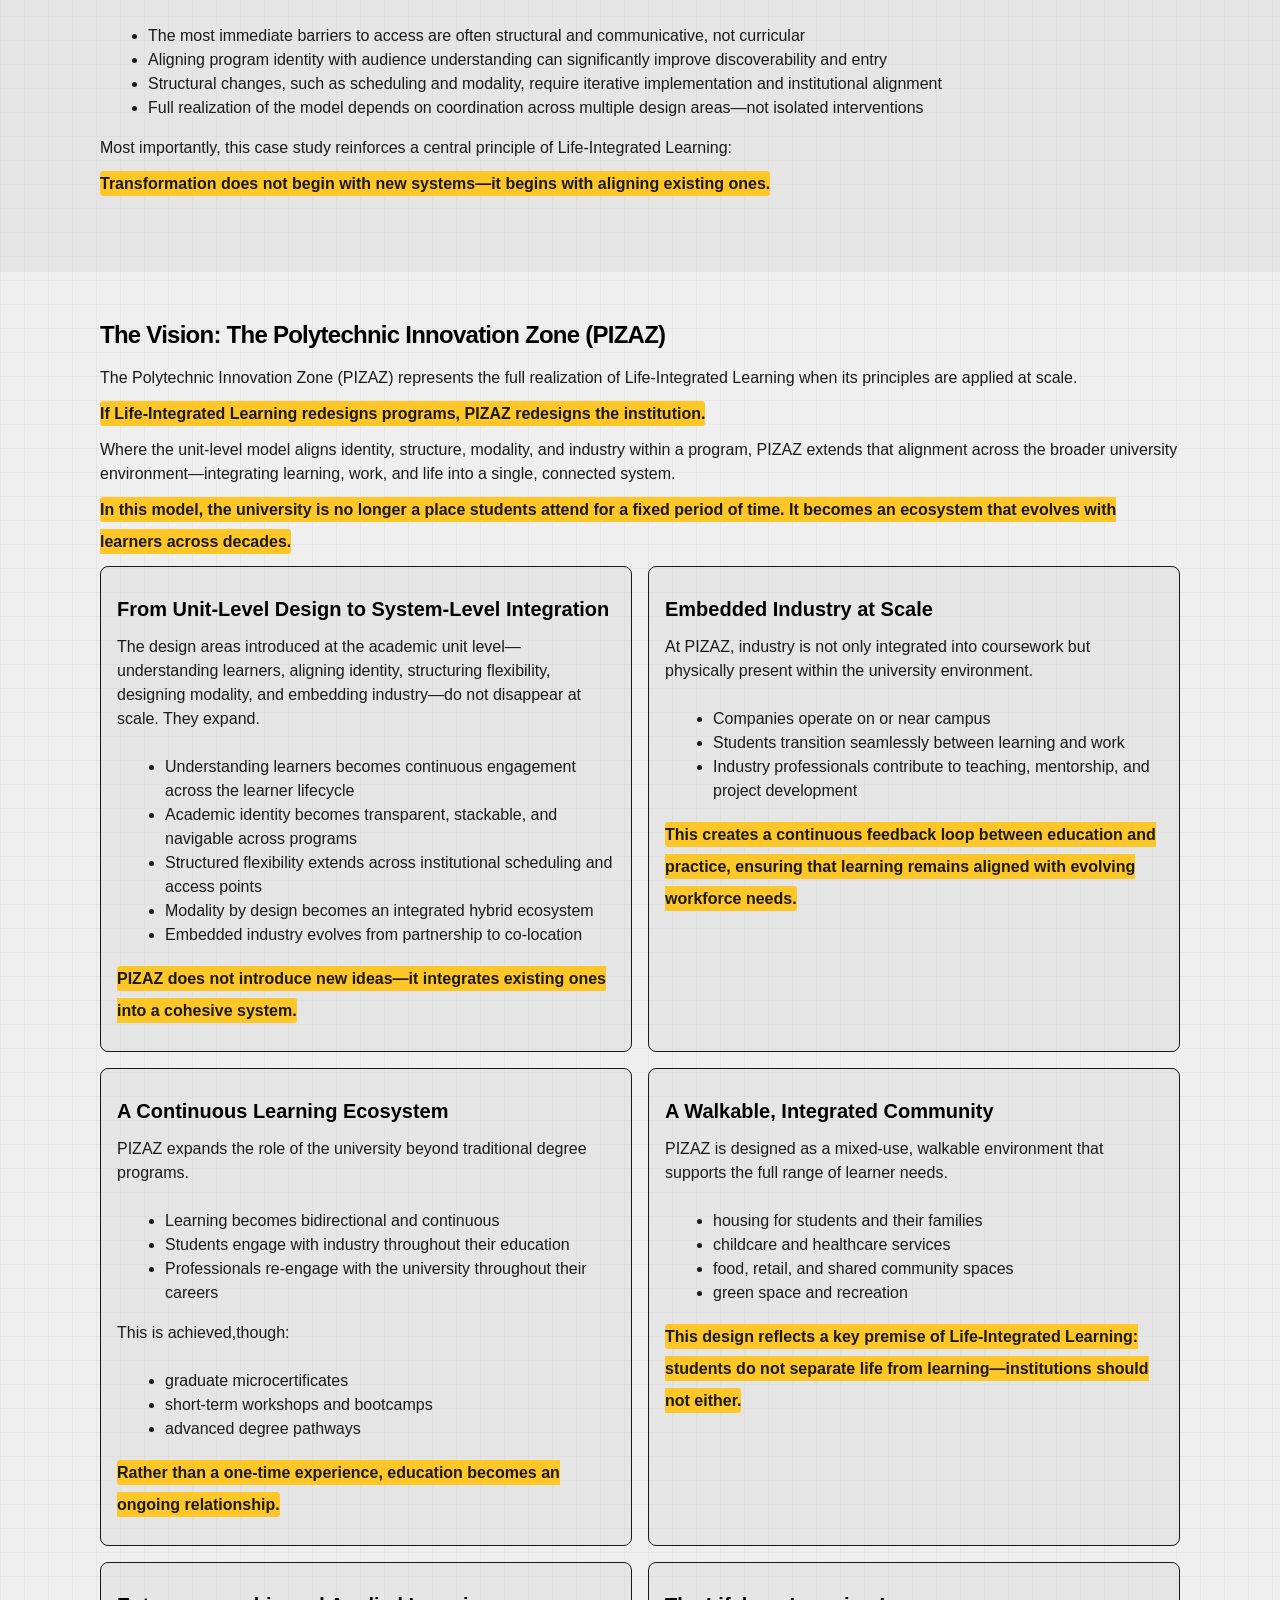
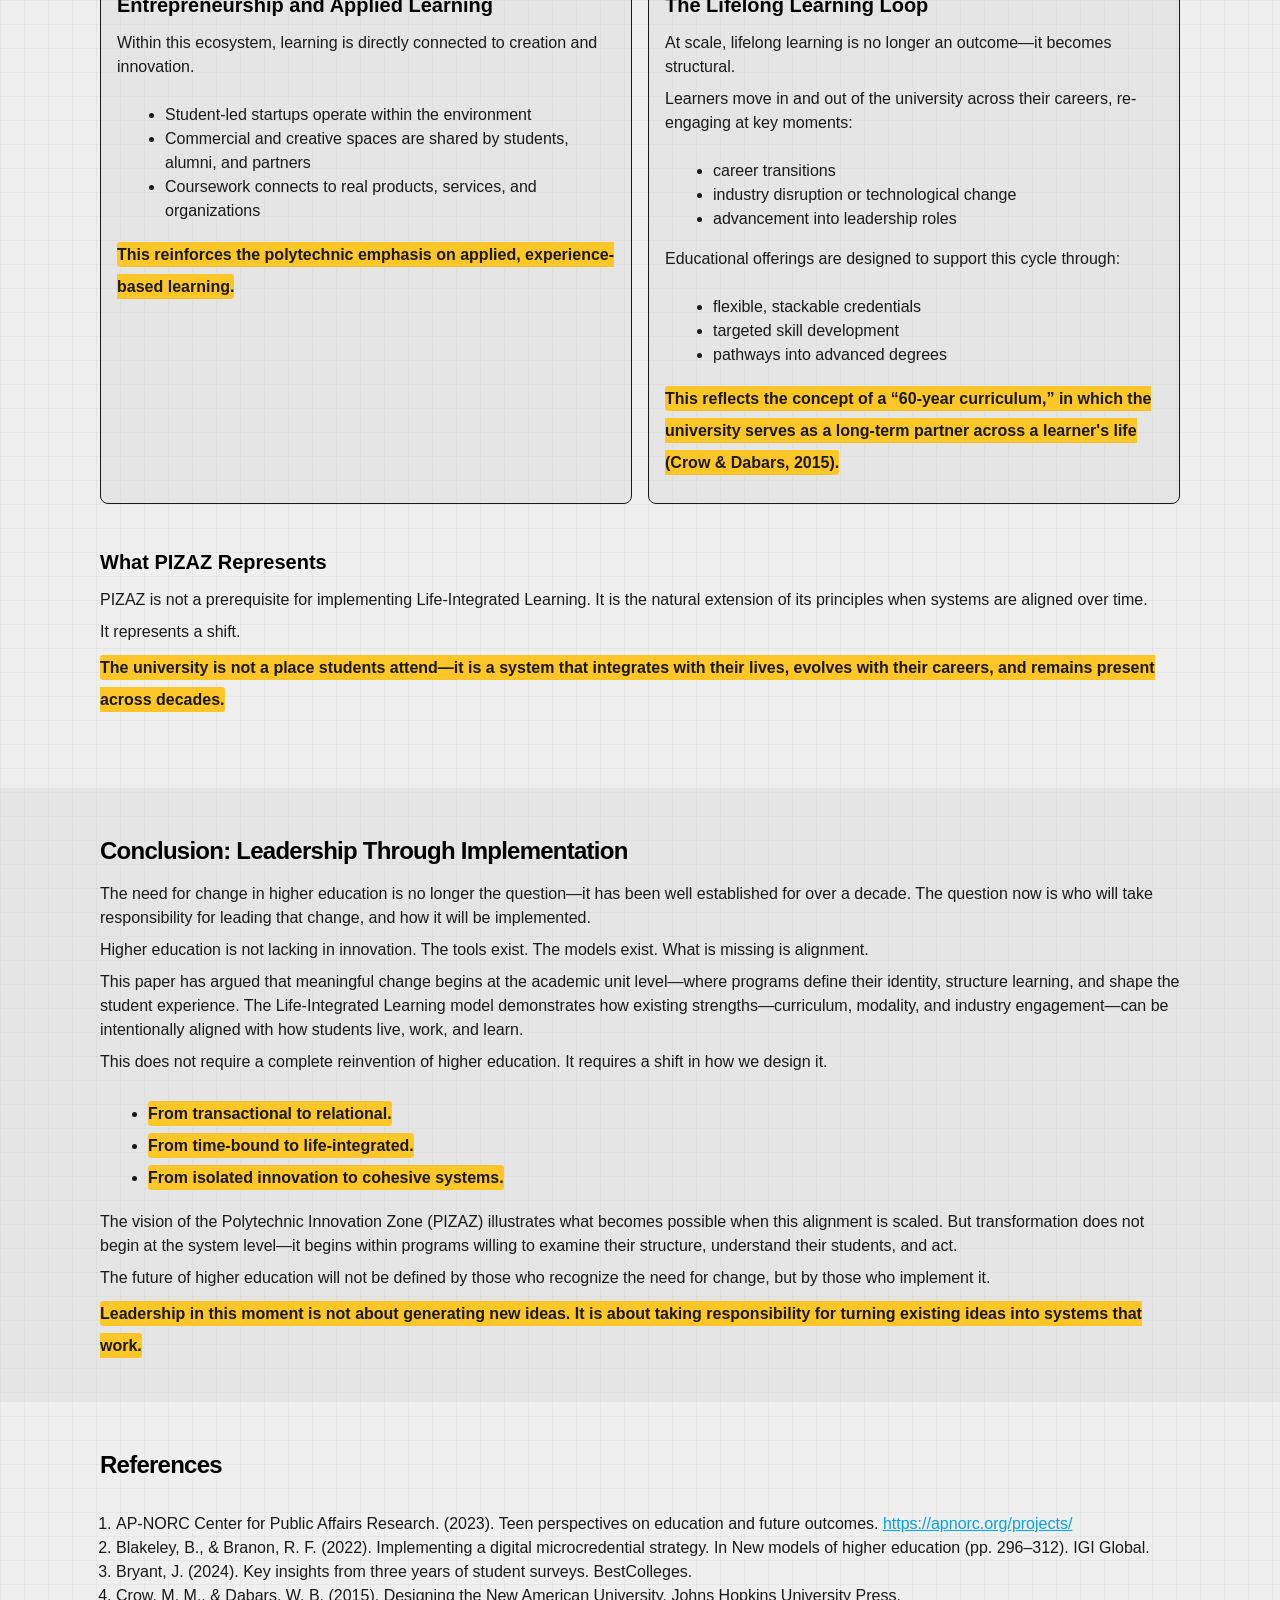
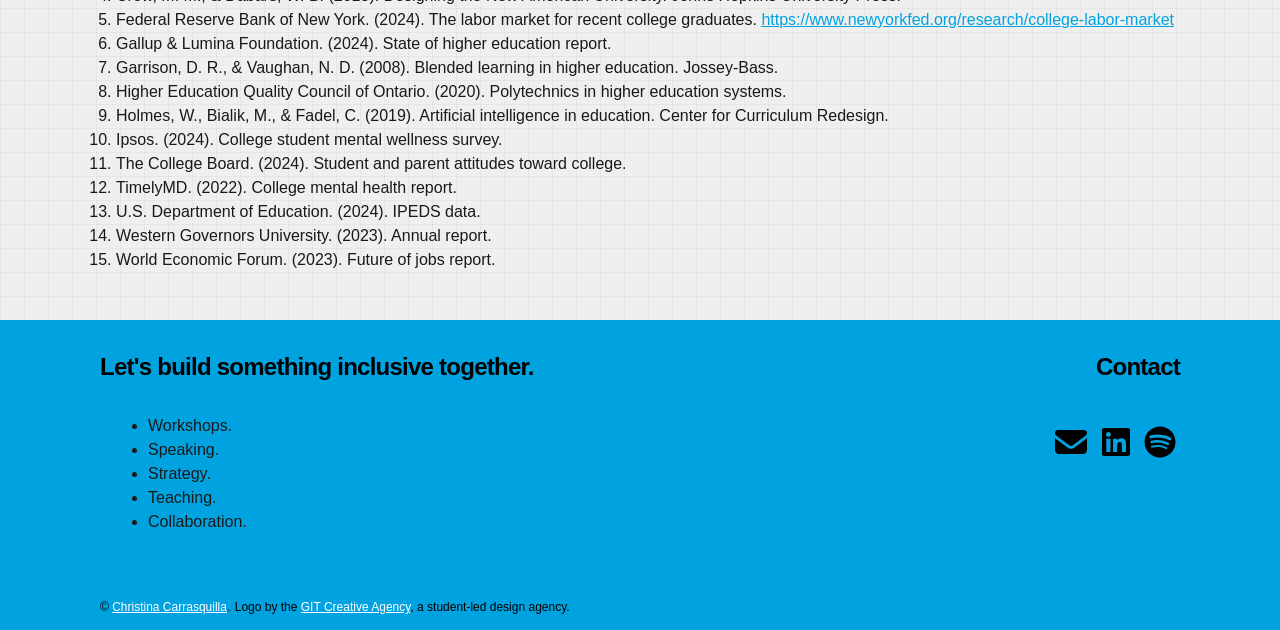
<file: read.html>
<!DOCTYPE html>
<html lang="en">
<head>
    <meta charset="UTF-8">
    <meta name="viewport" content="width=device-width, initial-scale=1.0">
    <link rel="stylesheet" href="styles.css">
    <meta name="description" content="Read the white paper, Reimagining Higher Education Powered by Life-Integrated Learning: A New American Polytechnic Model.">
    <meta property="og:type" content="article">
    <meta property="og:url" content="https://lifeintegratedlearning.org/read.html">
    <meta property="og:title" content="Read the White Paper | Life-Integrated Learning">
    <meta property="og:description" content="Read the white paper, Reimagining Higher Education Powered by Life-Integrated Learning: A New American Polytechnic Model.">
    <meta property="og:image" content="https://lifeintegratedlearning.org/images/NAP-LIL-OG.png">
    <meta property="og:image:alt" content="Cover image for the white paper on reimagining higher education">
    <meta name="twitter:card" content="summary_large_image">
    <meta name="twitter:title" content="Read the White Paper | Life-Integrated Learning">
    <meta name="twitter:description" content="Read the white paper, Reimagining Higher Education Powered by Life-Integrated Learning: A New American Polytechnic Model.">
    <meta name="twitter:image" content="https://lifeintegratedlearning.org/images/NAP-LIL-OG.png">
    <link rel="icon" type="image/png" sizes="32x32" href="/favicon-32x32.png">
    <link rel="icon" type="image/png" sizes="16x16" href="/favicon-16x16.png">
    <link rel="manifest" href="/site.webmanifest">
    <title>Read- Life-Integrated Learning</title>
</head>
<body id="top">
<a href="#main-content" class="sr-only">Skip to Main Content</a>
    <header>
        <div class="wrapper">
            <img src="images/TPS-LIL-NAP-logo-reverse.svg" width="150" alt="Three modular cubes stacked in a pyramid to stand for The Polytechnic School plus Life-Integrated Learning equals The New American Polytechnic">
            <h1>The New American Polytechnic <br><span>Powered by Life-Integrated Learning</span></h1>
        </div>
    </header>
    <nav>
        <div class="wrapper">
            <input type="checkbox" id="menu-toggle">
            <label for="menu-toggle"><span></span></label>
            <ul id="main-menu">
                <li><a href="index.html">
                    <svg xmlns="http://www.w3.org/2000/svg" height="40" width="40" viewBox="0 0 640 640"><!--!Font Awesome Free v7.2.0 by @fontawesome - https://fontawesome.com License - https://fontawesome.com/license/free Copyright 2026 Fonticons, Inc.--><path d="M341.8 72.6C329.5 61.2 310.5 61.2 298.3 72.6L74.3 280.6C64.7 289.6 61.5 303.5 66.3 315.7C71.1 327.9 82.8 336 96 336L112 336L112 512C112 547.3 140.7 576 176 576L464 576C499.3 576 528 547.3 528 512L528 336L544 336C557.2 336 569 327.9 573.8 315.7C578.6 303.5 575.4 289.5 565.8 280.6L341.8 72.6zM304 384L336 384C362.5 384 384 405.5 384 432L384 528L256 528L256 432C256 405.5 277.5 384 304 384z"/></svg>
                    Home</a></li>                    
                <li><a href="read.html" id="active">
                    <svg xmlns="http://www.w3.org/2000/svg" height="40" width="40" viewBox="0 0 640 640"><!--!Font Awesome Free v7.2.0 by @fontawesome - https://fontawesome.com License - https://fontawesome.com/license/free Copyright 2026 Fonticons, Inc.--><path d="M128 128C128 92.7 156.7 64 192 64L341.5 64C358.5 64 374.8 70.7 386.8 82.7L493.3 189.3C505.3 201.3 512 217.6 512 234.6L512 512C512 547.3 483.3 576 448 576L192 576C156.7 576 128 547.3 128 512L128 128zM336 122.5L336 216C336 229.3 346.7 240 360 240L453.5 240L336 122.5zM248 320C234.7 320 224 330.7 224 344C224 357.3 234.7 368 248 368L392 368C405.3 368 416 357.3 416 344C416 330.7 405.3 320 392 320L248 320zM248 416C234.7 416 224 426.7 224 440C224 453.3 234.7 464 248 464L392 464C405.3 464 416 453.3 416 440C416 426.7 405.3 416 392 416L248 416z"/></svg>
                    Read</a></li>
                <li><a href="listen.html">
                    <svg xmlns="http://www.w3.org/2000/svg" height="40" width="40" viewBox="0 0 640 640"><!--!Font Awesome Free v7.2.0 by @fontawesome - https://fontawesome.com License - https://fontawesome.com/license/free Copyright 2026 Fonticons, Inc.--><path d="M320 64C267 64 224 107 224 160L224 288C224 341 267 384 320 384C373 384 416 341 416 288L416 160C416 107 373 64 320 64zM176 248C176 234.7 165.3 224 152 224C138.7 224 128 234.7 128 248L128 288C128 385.9 201.3 466.7 296 478.5L296 528L248 528C234.7 528 224 538.7 224 552C224 565.3 234.7 576 248 576L392 576C405.3 576 416 565.3 416 552C416 538.7 405.3 528 392 528L344 528L344 478.5C438.7 466.7 512 385.9 512 288L512 248C512 234.7 501.3 224 488 224C474.7 224 464 234.7 464 248L464 288C464 367.5 399.5 432 320 432C240.5 432 176 367.5 176 288L176 248z"/></svg>
                    Listen</a></li>
                <li><a href="lead.html">
                    <svg xmlns="http://www.w3.org/2000/svg" height="40" width="40" viewBox="0 0 640 640"><!--!Font Awesome Free v7.2.0 by @fontawesome - https://fontawesome.com License - https://fontawesome.com/license/free Copyright 2026 Fonticons, Inc.--><path d="M576 112C576 100.9 570.3 90.6 560.8 84.8C551.3 79 539.6 78.4 529.7 83.4L413.5 141.5L234.1 81.6C226 78.9 217.3 79.5 209.7 83.3L81.7 147.3C70.8 152.8 64 163.9 64 176L64 528C64 539.1 69.7 549.4 79.2 555.2C88.7 561 100.4 561.6 110.3 556.6L226.4 498.5L399.7 556.3C395.4 549.9 391.2 543.2 387.1 536.4C376.1 518.1 365.2 497.1 357.1 474.6L255.9 440.9L255.9 156.4L383.9 199.1L383.9 298.4C414.9 262.6 460.9 240 511.9 240C534.5 240 556.1 244.4 575.9 252.5L576 112zM392 405.9C392 474.8 456.1 556.3 490.6 595.2C502.2 608.2 521.9 608.2 533.5 595.2C568 556.3 632.1 474.8 632.1 405.9C632.1 340.8 578.4 288 512.1 288C445.8 288 392 340.8 392 405.9z"/></svg>
                    Lead</a></li>
            </ul>
        </div>
    </nav>
    <main id="main-content" class="gray">
        <section>
            <div class="wrapper">
                <menu class="reading-tools" aria-label="Reading tools">
                    <li><a target="_blank" href="files/Life-Integrated-Learning-Reimagining-Higher-Education-from-the-Unit-Level-Toward-a-New-American-Polytechnic.pdf" download><svg xmlns="http://www.w3.org/2000/svg" height="30" width="30" viewBox="0 0 640 640"><!--!Font Awesome Pro v7.2.0 by @fontawesome - https://fontawesome.com License - https://fontawesome.com/license (Commercial License) Copyright 2026 Fonticons, Inc.--><path fill="rgb(255, 255, 255)" d="M470.6 278.6L342.6 406.6C330.1 419.1 309.8 419.1 297.3 406.6L169.3 278.6C156.8 266.1 156.8 245.8 169.3 233.3C181.8 220.8 202.1 220.8 214.6 233.3L288 306.7L288 96C288 78.3 302.3 64 320 64C337.7 64 352 78.3 352 96L352 306.7L425.4 233.3C437.9 220.8 458.2 220.8 470.7 233.3C483.2 245.8 483.2 266.1 470.7 278.6zM160 416L160 480C160 497.7 174.3 512 192 512L448 512C465.7 512 480 497.7 480 480L480 416C480 398.3 494.3 384 512 384C529.7 384 544 398.3 544 416L544 480C544 533 501 576 448 576L192 576C139 576 96 533 96 480L96 416C96 398.3 110.3 384 128 384C145.7 384 160 398.3 160 416z"/></svg></a></li>
                    <li onclick="window.print()"><svg xmlns="http://www.w3.org/2000/svg" height="30" width="30" viewBox="0 0 640 640"><!--!Font Awesome Free v7.2.0 by @fontawesome - https://fontawesome.com License - https://fontawesome.com/license/free Copyright 2026 Fonticons, Inc.--><path fill="rgb(255, 255, 255)" d="M128 128C128 92.7 156.7 64 192 64L405.5 64C422.5 64 438.8 70.7 450.8 82.7L493.3 125.2C505.3 137.2 512 153.5 512 170.5L512 208L128 208L128 128zM64 320C64 284.7 92.7 256 128 256L512 256C547.3 256 576 284.7 576 320L576 416C576 433.7 561.7 448 544 448L512 448L512 512C512 547.3 483.3 576 448 576L192 576C156.7 576 128 547.3 128 512L128 448L96 448C78.3 448 64 433.7 64 416L64 320zM192 480L192 512L448 512L448 416L192 416L192 480zM520 336C520 322.7 509.3 312 496 312C482.7 312 472 322.7 472 336C472 349.3 482.7 360 496 360C509.3 360 520 349.3 520 336z"/></svg></li>
                    <li id="increase-font" aria-label="Decrease font size"><svg xmlns="http://www.w3.org/2000/svg" height="30" width="30" viewBox="0 0 640 640"><!--!Font Awesome Free v7.2.0 by @fontawesome - https://fontawesome.com License - https://fontawesome.com/license/free Copyright 2026 Fonticons, Inc.--><path fill="rgb(255, 255, 255)" d="M352 128C352 110.3 337.7 96 320 96C302.3 96 288 110.3 288 128L288 288L128 288C110.3 288 96 302.3 96 320C96 337.7 110.3 352 128 352L288 352L288 512C288 529.7 302.3 544 320 544C337.7 544 352 529.7 352 512L352 352L512 352C529.7 352 544 337.7 544 320C544 302.3 529.7 288 512 288L352 288L352 128z"/></svg></li>
                    <li id="decrease-font" aria-label="Increase font size"><svg xmlns="http://www.w3.org/2000/svg" height="30" width="30" viewBox="0 0 640 640"><!--!Font Awesome Free v7.2.0 by @fontawesome - https://fontawesome.com License - https://fontawesome.com/license/free Copyright 2026 Fonticons, Inc.--><path fill="rgb(255, 255, 255)" d="M96 320C96 302.3 110.3 288 128 288L512 288C529.7 288 544 302.3 544 320C544 337.7 529.7 352 512 352L128 352C110.3 352 96 337.7 96 320z"/></svg></li>
                </menu>
                <h2>Table of contents</h2>
                    <ol>
                        <li><a href="#executive-summary">Executive Summary</a></li>
                        <li><a href="#case-for-change">The Case for Change: Misalignment and the Implementation Gap</a></li>
                        <li><a href="#transactional-to-life-integrated">From Transactional Education to Life-Integrated Learning</a></li>
                        <li><a href="#core-principles">Core Principles: Life-Integrated Learning</a></li>
                        <li><a href="#unit-level-framework">From Model to Practice: A Unit-Level Implementation Framework</a></li>
                        <li><a href="#case-study">Case Study: Implementing Life-Integrated Learning in TPS/GIT</a></li>
                        <li><a href="#pizaz">The Vision: The Polytechnic Innovation Zone (PIZAZ)</a></li>
                        <li><a href="#conclusion">Conclusion: Leadership Through Implementation</a></li>
                        <li><a href="#references">References</a></li>
                    </ol>
            </div>
        </section>
        <article>
            <div class="wrapper">
                <h2>Life-Integrated Learning: Reimagining Higher Education from the Unit Level Toward the New American Polytechnic</h2>
                <p class="activates">Christina Carrasquilla | Associate Teaching Professor | Arizona State University</p>
                <section id="executive-summary">
                    <h2>Executive Summary</h2>
                    <p>Higher education is increasingly misaligned with the realities of modern student life. Rising concerns about affordability, career outcomes, and mental well-being are prompting students and families to question the value of a college degree (Gallup &amp; Lumina Foundation, 2024; Bryant, 2024). At the same time, institutional systems remain structured around a traditional student model that no longer reflects the needs of the majority of learners (AP-NORC, 2023).</p>
                    <p>While many innovations—such as online learning, hybrid delivery, and experiential education—already exist, they are often implemented inconsistently and without systemic integration (HEQCO, 2020). As a result, students must navigate fragmented systems that do not align with their academic, professional, and personal responsibilities.</p>
                    <p>This paper argues that the central challenge facing higher education is not a lack of innovation, but a failure of implementation—an issue that aligns with broader calls for systemic redesign within the New American University framework (Crow &amp; Dabars, 2015).</p>
                    <p>Using The Polytechnic School (TPS) at Arizona State University as a context—and the Graphic Information Technology (GIT) program as a pilot case—this paper proposes a Life-Integrated Learning model. This model begins at the academic unit level, where curriculum, structure, and student experience are directly shaped.</p>
                    <p>The paper outlines a unit-level implementation strategy, beginning with aligning program identity to learner and industry expectations, followed by redesigning delivery systems. It also presents a future-state vision—the Polytechnic Innovation Zone (PIZAZ)—as an integrated ecosystem where learning, work, and life coexist across a learner’s lifetime.</p>
                </section>
            </div>
            <section id="case-for-change" class="gray">
                <div class="wrapper">
                    <h2>The Case for Change: Misalignment and the Implementation Gap</h2>
                    <p>Higher education is at a critical moment of transformation. Students and families are increasingly evaluating the value of a college degree, weighing rising costs against uncertain career outcomes. Recent data shows that only one-third of students believe college is worth the cost, while 62% of Americans report that financial barriers limit access (Bryant, 2024). At the same time, concerns about employment persist, with approximately 40–45% of recent graduates underemployed early in their careers (Federal Reserve Bank of New York, 2024).</p>
                    <p>A growing mental health crisis compounds these concerns. 90% of students report experiencing frequent stress, with financial pressure identified as a major contributing factor (Ipsos, 2024; TimelyMD, 2022). Together, these trends reflect a broader erosion of confidence in higher education’s ability to deliver value.</p>
                    <p>At the same time, the profile of today's student has shifted significantly. Many learners are balancing coursework with employment, caregiving, and other responsibilities, yet institutional systems continue to reflect assumptions of full-time availability and flexibility (AP-NORC Center for Public Affairs Research, 2023).</p>
                    <p><span class="highlight">This disconnect reveals a deeper structural issue: higher education is not designed for the realities of modern student life.</span></p>
                    <p>The traditional model remains constrained by:</p>
                    <ul>
                        <li>Time-bound structures, including fixed semesters and rigid pacing</li>
                        <li>Place-bound delivery, centered on physical campus attendance</li>
                        <li>Degree-bound pathways, emphasizing linear progression</li>
                    </ul>
                    <p>While these structures historically supported scale, they now limit flexibility, access, and responsiveness.</p>
                    <p>More fundamentally, the traditional model operates as a transactional system. Students enter, complete a prescribed sequence of courses, earn a degree, and exit. The relationship between the learner and the institution is largely time-bound and outcome-specific, with value concentrated at the point of graduation.</p>
                    <p>This transactional structure is increasingly misaligned with the realities of modern careers, which require continuous learning, reskilling, and adaptation over time. As industries evolve and professional pathways become less linear, the expectation that education occurs within a fixed, four-year window no longer reflects how learning is needed or experienced.</p>
                    <p>Importantly, higher education is not lacking in innovation. Over the past two decades, institutions have introduced asynchronous learning, hybrid and HyFlex delivery, experiential education, and competency-based pathways.</p>
                    <p>However, their impact has been limited by how they are implemented.</p>
                    <p>Rather than being integrated into cohesive systems, these innovations are typically applied in isolation—confined to specific modality-driven pathways, such as immersion or online. <span class="highlight">As a result, students are forced to choose a modality before they can choose a program.</span></p>
                    <p>Examples such as competency-based education models demonstrate that flexibility can scale but also reveal tradeoffs in student support and engagement when systems are not intentionally designed (Western Governors University, 2023).</p>
                    <p>The central challenge facing higher education is not a lack of innovation but a failure of implementation. </p>
                    <p>This shift reframes higher education from a system students attend to one that integrates into the flow of their lives.</p>
                </div>
            </section>
            <section id="transactional-to-life-integrated">
                <div class="wrapper">
                    <h2>From Transactional Education to Life-Integrated Learning</h2>
                    <p>Life-Integrated Learning is a system design approach that aligns academic structures with the realities of learners’ lives across time.</p>
                    <p>Rather than treating education as a discrete phase with a defined beginning and end, this model positions the university as a lifelong partner, supporting learners from initial enrollment through career progression, transitions, and leadership development.</p>
                    <p><span class="highlight">The traditional model assumes learning is finite. Modern life demands that it be continuous.</span></p>
                    <p>In the traditional system, students enter, complete a prescribed sequence of courses, earn a degree, and exit. The value of the institution is concentrated at the point of graduation. In contrast, Life-Integrated Learning extends the relationship between learner and institution across decades, aligning with the concept of a “60-year curriculum,” in which learning evolves in response to changing workforce and life demands (Crow &amp; Dabars, 2015).</p>
                    <h3>Defining the Shift</h3>
                    <p>The distinction between these models is not simply one of delivery but of design.</p>
                    <table>
                        <caption>Comparison of Traditional and Life-Integrated Learning Models</caption>
                        <thead>
                            <tr>
                            <th scope="col">Dimension</th>
                            <th scope="col">Traditional Model</th>
                            <th scope="col">Life-Integrated Learning Model</th>
                            </tr>
                        </thead>
                        <tbody>
                            <tr>
                                <th scope="row">Structure</th>
                                <td>Fixed semesters, rigid pacing</td>
                                <td>Flexible pathways with structured consistency</td>
                            </tr>
                            <tr>
                                <th scope="row">Scheduling</th>
                                <td>Fragmented, time-inefficient</td>
                                <td>Block-based, aligned with life responsibilities</td>
                            </tr>
                            <tr>
                                <th scope="row">Modality</th>
                                <td>One-size-fits-all or siloed</td>
                                <td>Intentionally designed (async + high-value in-person)</td>
                            </tr>
                            <tr>
                                <th scope="row">Student Role</th>
                                <td>Full-time, institution-centered</td>
                                <td>Integrated learner balancing work, life, and study</td>
                            </tr>
                            <tr>
                                <th scope="row">Faculty Role</th>
                                <td>Content delivery and evaluation</td>
                                <td>Learning designer, mentor, and facilitator</td>
                            </tr>
                            <tr>
                                <th scope="row">Industry Relationship</th>
                                <td>External, episodic (internships)</td>
                                <td>Embedded, continuous collaboration</td>
                            </tr>
                            <tr>
                                <th scope="row">Credentialing</th>
                                <td>Degree-bound, linear</td>
                                <td>Stackable, flexible, lifelong pathways</td>
                            </tr>
                            <tr>
                                <th scope="row">Alumni Relationship</th>
                                <td>Transactional, post-graduation</td>
                                <td>Continuous engagement across career milestones</td>
                            </tr>
                            <tr>
                                <th scope="row">Value Proposition</th>
                                <td>Degree as endpoint</td>
                                <td>Learning as ongoing, career-integrated process</td>
                            </tr>
                        </tbody>
                    </table>
                    <p>At its core, Life-Integrated Learning is not defined by a single innovation but by the intentional alignment of systems.</p>
                </div>
            </section>
            <section id="core-principles" class="gray">
                <div  class="wrapper">
                    <h2>Core Principles: Life-Integrated Learning</h2>
                    <p>Life-Integrated Learning is defined by seven interconnected principles. These principles operate at two levels:</p>
                    <ul>
                        <li><strong>Design Drivers</strong>—principles that directly shape how academic units design programs and experiences</li>
                        <li><strong>System Outcomes</strong>—principles that emerge over time as a result of aligned systems</li>
                    </ul>
                    <section>
                        <h3>Design Drivers</h3>
                        <p>These principles guide implementation at the academic unit level:</p>
                        <ol>
                            <li><strong>Inclusive, Student-Centered Design</strong><br>Systems are designed around the lived experiences, goals, and constraints of learners.</li>
                            <li><strong>Interdisciplinary Collaboration</strong><br>Learning reflects the complexity of modern problems, extending across traditional disciplinary boundaries.</li>
                            <li><strong>Experiential Learning</strong><br>Students engage in applied, project-based work connected to real-world contexts.</li>
                            <li><strong>Embedded Industry Engagement</strong><br>Industry partners participate directly in curriculum, mentorship, and applied learning.</li>
                            <li><strong>Life-Aligned Scheduling</strong><br>Academic structures are intentionally designed to align with work, family, and personal responsibilities.</li>
                        </ol>
                    </section>
                    <section>
                        <h3>System Outcomes</h3>
                        <p>These principles are not implemented directly but emerge from coordinated design decisions:</p>
                        <ol start="6">
                            <li><strong>Flexible, Competency-Based Pathways</strong><br>Students progress through adaptable pathways that support different timelines and goals. This flexibility emerges through aligned scheduling, modality, and program structure.</li>
                            <li><strong>Lifelong Learning and Re-engagement</strong><br>Learners return throughout their careers to upskill, pivot, and advance. This continuity is enabled through stackable credentials, industry integration, and sustained institutional relationships.</li>
                        </ol>
                        <p><span class="highlight">Together, these principles shift higher education from a transactional system to a continuous, relational model of learning.</span></p>
                        <p>Life-Integrated Learning is the result of aligning design decisions that enable learning to extend across the full arc of a learner's life.</p>
                    </section>
                </div>
                </section>
                <section id="unit-level-framework">
                    <div class="wrapper">
                        <h2>From Model to Practice: A Unit-Level Implementation Framework</h2>
                        <p>Life-Integrated Learning is implemented through a set of coordinated design decisions at the academic unit level.</p>
                        <p>While the principles of the model remain consistent, their application will—and should—look different across programs. Each unit operates within a unique context shaped by its discipline, student population, faculty expertise, and industry relationships.</p>
                        <p>As a result, <span class="highlight">this framework is not a prescriptive checklist but a set of design areas through which units can align their programs with the realities of student life.</span></p>
                        <p>The following design areas translate the principles of Life-Integrated Learning into actionable points of intervention. </p>
                        <div class="design-areas">
                            <section>
                                <h3>Design Area 1: Understand the Learner and Industry Context</h3>
                                <p class="activates">(Activates: Inclusive Design, Lifelong Learning)</p>
                                <p>Effective system design begins with understanding the learners the system is intended to serve.</p>
                                <p>This includes examining the following:</p>
                                <ul>
                                    <li>How prospective students discover and interpret the program</li>
                                    <li>How current students experience its structure</li>
                                    <li>How alumni describe their career pathways</li>
                                    <li>How industry defines relevant skills and roles</li>
                                </ul>
                                <p>This step reveals gaps between institutional assumptions and student reality, as well as misalignment between program identity and external understanding.</p>
                                <p><span class="highlight">Transformation begins with understanding&mdash;not redesign.</span></p>
                            </section>
                            <section>
                                <h3>Design Area 2: Align Academic Identity</h3>
                                <p class="activates">(Activates: Access, Interdisciplinary Collaboration)</p>
                                <p>Academic programs communicate their value through how they are named, structured, and presented.</p>
                                <p>Misalignment in degree names, pathways, and course titles can create barriers to access, even when curriculum quality is strong.</p>
                                <p>Key actions include:</p>
                                <ul>
                                    <li>replacing ambiguous structures with clearly defined pathways</li>
                                    <li>using industry-aligned terminology</li>
                                    <li>simplifying curriculum to improve clarity and advising</li>
                                </ul>
                                <p><span class="highlight">Access is not only about availability—it is about clarity, relevance, and alignment.</span></p>
                            </section>
                            <section>
                                <h3>Design Area 3: Design for Structured Flexibility</h3>
                                <p class="activates">(Activates: Life-Aligned Scheduling, Equity)</p>
                                <p>Flexibility must be intentionally structured.</p>
                                <p>Programs should design predictable, consistent schedules that align with student responsibilities, including:</p>
                                <ul>
                                    <li>consolidated course scheduling</li>
                                    <li>consistent time blocks across semesters</li>
                                    <li>dedicated time for work, projects, and support</li>
                                </ul>
                                <p>This approach supports a broader range of learners by balancing flexibility with necessary structure.</p>
                                <p><span class="highlight">Flexibility is most effective when it is designed, not assumed.</span></p>
                            </section>
                            <section>
                                <h3>Design Area 4: Align Modality with Purpose</h3>
                                <p class="activates">(Activates: Experiential Learning)</p>
                                <p>Modality should be a design decision, not a default.</p>
                                <ul>
                                    <li>Asynchronous delivery supports foundational knowledge and flexible access</li>
                                    <li>In-person learning supports high-impact, applied experiences</li>
                                </ul>
                                <p>This ensures that time spent on campus provides clear value and supports meaningful engagement.</p>
                                <p><span class="highlight">Modality is not a constraint—it is a design tool.</span></p>
                            </section>
                            <section>
                                <h3>Design Area 5: Embed Industry into the Learning Environment</h3>
                                <p class="activates">(Activates: Industry Engagement, Lifelong Learning)</p>
                                <p>Industry engagement must move from peripheral to integrated.</p>
                                <ul>
                                    <li>incorporating real-world projects into coursework</li>
                                    <li>embedding mentorship and feedback into classes</li>
                                    <li>aligning work experiences with academic learning</li>
                                </ul>
                                <p>This creates continuity between education and professional practice.</p>
                                <p><span class="highlight">The boundary between education and industry should be continuous and mutually reinforcing.</span></p>
                            </section>
                        </div>
                        <section>
                            <h3>From Design to System Outcomes</h3>
                            <p>These design areas do not operate in isolation. When aligned, they produce system-level outcomes, including:</p>
                            <ul>
                                <li>flexible, adaptable learning pathways</li>
                                <li>stronger alignment between education and workforce needs</li>
                                <li>sustained engagement between learners and institutions over time</li>
                            </ul>
                            <p><span class="highlight">Most importantly, they enable a shift from education as a fixed, time-bound experience to learning as a continuous, integrated process.</span></p>
                            <p>The following case study illustrates how this framework can be applied in practice.</p>
                        </section>
                    </div>
                </section>
            <section id="case-study" class="gray">
                <div class="wrapper">
                    <h2>Case Study: Implementing Life-Integrated Learning in TPS/GIT</h2>
                    <p>The implementation of Life-Integrated Learning within The Polytechnic School's Graphic Information Technology (GIT) program provides an example of how this framework can be applied at the academic unit level.</p>
                    <p>This work is ongoing. Some elements have been implemented, others are in progress, and several remain future opportunities. Rather than presenting a completed model, this case study illustrates how the design framework can guide iterative change.</p>
                    <div class="design-areas case-study">
                        <section>
                            <h3>Design Area 1: Understanding the Learner and Industry Context</h3>
                            <p class="activates">Status: Completed</p>
                            <p>The process began by examining how the program was understood by students, alumni, and industry.</p>
                            <p>This revealed a critical misalignment:</p>
                            <ul>
                                <li>The curriculum was strong and industry-aligned</li>
                                <li>The program's identity was not</li>
                            </ul>
                            <p>The term Graphic Information Technology lacked industry recognition and did not clearly communicate career pathways. As a result, many students struggled to find the program, with a significant number entering as transfer students despite high retention and graduation rates once enrolled.</p>
                            <p><span class="highlight">This insight reframed the problem—not as one of curriculum quality, but of alignment between program identity and audience understanding.</span></p>
                        </section>
                        <section>
                            <h3>Design Area 2: Aligning Academic Identity</h3>
                            <p class="activates">Status: Initiated</p>
                            <p>Rather than redesigning content, faculty focused on aligning the program's identity with industry and student expectations.</p>
                            <p>This included:</p>
                            <ul>
                                <li>renaming courses using industry-relevant terminology</li>
                                <li>replacing “focus areas” with clearly defined concentrations</li>
                                <li>aligning degree names with recognizable career pathways</li>
                                <li>simplifying curriculum structure for clarity and advising</li>
                            </ul>
                            <p>These changes resulted in the development of the Visual &amp; Interactive Media (VIM) degree framework, which more accurately reflects the interdisciplinary and applied nature of the program.</p>
                            <p>A similar shift occurred in the graduate program, where the primary audience—working professionals—was centered in the design of flexible, course-based pathways and stackable credentials.</p>
                            <p><span class="highlight">This phase aims to demonstrate that alignment, not reinvention, can significantly improve access and clarity.</span></p>
                        </section>
                        <section>
                            <h3>Design Area 3: Structured Flexibility</h3>
                            <p class="activates">Status: Emerging</p>
                            <p>With identity aligned, the next phase focuses on redesigning how learning is structured.</p>
                            <p>A proposed block-based schedule includes:</p>
                            <ul>
                                <li>courses held between 9:00 AM and 1:15 PM, Monday through Thursday</li>
                                <li>afternoons reserved for internships, project work, advising, and personal responsibilities</li>
                                <li>consistent scheduling patterns across semesters</li>
                            </ul>
                            <p><span class="highlight">This model aims to reduce fragmentation and better align academic schedules with student life. Implementation is ongoing, with continued evaluation of feasibility, faculty workload, and student outcomes.</span></p>
                        </section>
                        <section>
                            <h3>Design Area 4: Modality by Design</h3>
                            <p class="activates">Status: Emerging</p>
                            <p>Efforts are underway to more intentionally align modality with learning objectives.</p>
                            <p>This includes:</p>
                            <ul>
                                <li>shifting foundational content to asynchronous delivery</li>
                                <li>reserving in-person time for labs, critique, and collaborative work</li>
                            </ul>
                            <p><span class="highlight">While elements of this approach are already present, full alignment across courses remains in development.</span></p>
                        </section>
                        <section>
                            <h3>Design Area 5: Embedded Industry Engagement</h3>
                            <p class="activates">Status: Emerging</p>
                            <p>The program has a strong history of industry engagement through advisory boards and applied coursework. Current efforts are focused on deepening this relationship by:</p>
                            <ul>
                                <li>increasing industry participation in course design and critique</li>
                                <li>aligning internships more directly with academic pathways</li>
                                <li>exploring more consistent, embedded forms of industry engagement</li>
                            </ul>
                            <p><span class="highlight">These efforts represent a shift from episodic interaction to continuous integration, with future potential for expanded partnership models.</span></p>
                        </section>
                    </div>
                        <section>
                            <h3>Key Takeaways</h3>
                            <p>Several insights have emerged from this process:</p>
                            <ul>
                                <li>The most immediate barriers to access are often structural and communicative, not curricular</li>
                                <li>Aligning program identity with audience understanding can significantly improve discoverability and entry</li>
                                <li>Structural changes, such as scheduling and modality, require iterative implementation and institutional alignment</li>
                                <li>Full realization of the model depends on coordination across multiple design areas—not isolated interventions</li>
                            </ul>
                            <p>Most importantly, this case study reinforces a central principle of Life-Integrated Learning:</p>
                            <p><span class="highlight">Transformation does not begin with new systems—it begins with aligning existing ones.</span></p>
                        </section>
                </div>
            </section>
            <section id="pizaz">
                <div class="wrapper">
                    <h2>The Vision: The Polytechnic Innovation Zone (PIZAZ)</h2>
                    <p>The Polytechnic Innovation Zone (PIZAZ) represents the full realization of Life-Integrated Learning when its principles are applied at scale.</p>
                    <p><span class="highlight">If Life-Integrated Learning redesigns programs, PIZAZ redesigns the institution.</span></p>
                    <p>Where the unit-level model aligns identity, structure, modality, and industry within a program, PIZAZ extends that alignment across the broader university environment—integrating learning, work, and life into a single, connected system.</p>
                    <p><span class="highlight">In this model, the university is no longer a place students attend for a fixed period of time. It becomes an ecosystem that evolves with learners across decades.</span></p>
                    <div class="design-areas">
                        <section>
                            <h3>From Unit-Level Design to System-Level Integration</h3>
                            <p>The design areas introduced at the academic unit level—understanding learners, aligning identity, structuring flexibility, designing modality, and embedding industry—do not disappear at scale. They expand.</p>
                            <ul>
                                <li>Understanding learners becomes continuous engagement across the learner lifecycle</li>
                                <li>Academic identity becomes transparent, stackable, and navigable across programs</li>
                                <li>Structured flexibility extends across institutional scheduling and access points</li>
                                <li>Modality by design becomes an integrated hybrid ecosystem</li>
                                <li>Embedded industry evolves from partnership to co-location</li>
                            </ul>
                            <p><span class="highlight">PIZAZ does not introduce new ideas—it integrates existing ones into a cohesive system.</span></p>
                        </section>
                        <section>
                            <h3>Embedded Industry at Scale</h3>
                            <p>At PIZAZ, industry is not only integrated into coursework but physically present within the university environment.</p>
                            <ul>
                                <li>Companies operate on or near campus</li>
                                <li>Students transition seamlessly between learning and work</li>
                                <li>Industry professionals contribute to teaching, mentorship, and project development</li>
                            </ul>
                            <p><span class="highlight">This creates a continuous feedback loop between education and practice, ensuring that learning remains aligned with evolving workforce needs.</span></p>
                        </section>
                        <section>
                            <h3>A Continuous Learning Ecosystem</h3>
                            <p>PIZAZ expands the role of the university beyond traditional degree programs.</p>
                            <ul>
                                <li>Learning becomes bidirectional and continuous</li>
                                <li>Students engage with industry throughout their education</li>
                                <li>Professionals re-engage with the university throughout their careers</li>
                            </ul>
                            <p>This is achieved,though:</p>
                            <ul>
                                <li>graduate microcertificates</li>
                                <li>short-term workshops and bootcamps</li>
                                <li>advanced degree pathways</li>
                            </ul>
                            <p><span class="highlight">Rather than a one-time experience, education becomes an ongoing relationship.</span></p>
                        </section>
                        <section>
                            <h3>A Walkable, Integrated Community</h3>
                            <p>PIZAZ is designed as a mixed-use, walkable environment that supports the full range of learner needs.</p>
                            <ul>
                                <li>housing for students and their families</li>
                                <li>childcare and healthcare services</li>
                                <li>food, retail, and shared community spaces</li>
                                <li>green space and recreation</li>
                            </ul>
                            <p><span class="highlight">This design reflects a key premise of Life-Integrated Learning: students do not separate life from learning—institutions should not either.</span></p>
                        </section>
                        <section>
                            <h3>Entrepreneurship and Applied Learning</h3>
                            <p>Within this ecosystem, learning is directly connected to creation and innovation.</p>
                            <ul>
                                <li>Student-led startups operate within the environment</li>
                                <li>Commercial and creative spaces are shared by students, alumni, and partners</li>
                                <li>Coursework connects to real products, services, and organizations</li>
                            </ul>
                            <p><span class="highlight">This reinforces the polytechnic emphasis on applied, experience-based learning.</span></p>
                        </section>
                        <section>
                            <h3>The Lifelong Learning Loop</h3>
                            <p>At scale, lifelong learning is no longer an outcome—it becomes structural.</p>
                            <p>Learners move in and out of the university across their careers, re-engaging at key moments:</p>
                            <ul>
                                <li>career transitions</li>
                                <li>industry disruption or technological change</li>
                                <li>advancement into leadership roles</li>
                            </ul>
                            <p>Educational offerings are designed to support this cycle through:</p>
                            <ul>
                                <li>flexible, stackable credentials</li>
                                <li>targeted skill development</li>
                                <li>pathways into advanced degrees</li>
                            </ul>
                            <p><span class="highlight">This reflects the concept of a “60-year curriculum,” in which the university serves as a long-term partner across a learner's life (Crow &amp; Dabars, 2015).</span></p>
                        </section>
                    </div>
                    <section>
                        <h3>What PIZAZ Represents</h3>
                        <p>PIZAZ is not a prerequisite for implementing Life-Integrated Learning. It is the natural extension of its principles when systems are aligned over time.</p>
                        <p>It represents a shift. </p>
                        <p><span class="highlight">The university is not a place students attend—it is a system that integrates with their lives, evolves with their careers, and remains present across decades.</span></p>
                    </section>
                </div>
            </section>
            <section id="conclusion" class="gray">
                <div class="wrapper">
                    <h2>Conclusion: Leadership Through Implementation</h2>
                    <p>The need for change in higher education is no longer the question—it has been well established for over a decade. The question now is who will take responsibility for leading that change, and how it will be implemented.</p>
                    <p>Higher education is not lacking in innovation. The tools exist. The models exist. What is missing is alignment.</p>
                    <p>This paper has argued that meaningful change begins at the academic unit level—where programs define their identity, structure learning, and shape the student experience. The Life-Integrated Learning model demonstrates how existing strengths—curriculum, modality, and industry engagement—can be intentionally aligned with how students live, work, and learn.</p>
                    <p>This does not require a complete reinvention of higher education. It requires a shift in how we design it.</p>
                    <ul>
                        <li><span class="highlight">From transactional to relational.</span></li>
                        <li><span class="highlight">From time-bound to life-integrated.</span></li>
                        <li><span class="highlight">From isolated innovation to cohesive systems.</span></li>
                    </ul>
                    <p>The vision of the Polytechnic Innovation Zone (PIZAZ) illustrates what becomes possible when this alignment is scaled. But transformation does not begin at the system level—it begins within programs willing to examine their structure, understand their students, and act.</p>
                    <p>The future of higher education will not be defined by those who recognize the need for change, but by those who implement it.</p>
                    <p><span class="highlight">Leadership in this moment is not about generating new ideas. It is about taking responsibility for turning existing ideas into systems that work.</span></p>
                </div>
            </section>
            <section id="references">
                <div class="wrapper">
                    <h2>References</h2>
                    <ol>
                        <li>AP-NORC Center for Public Affairs Research. (2023). Teen perspectives on education and future outcomes. <a href="https://apnorc.org/projects/">https://apnorc.org/projects/</a></li>
                        <li>Blakeley, B., &amp; Branon, R. F. (2022). Implementing a digital microcredential strategy. In New models of higher education (pp. 296–312). IGI Global.</li>
                        <li>Bryant, J. (2024). Key insights from three years of student surveys. BestColleges.</li>
                        <li>Crow, M. M., &amp; Dabars, W. B. (2015). Designing the New American University. Johns Hopkins University Press.</li>
                        <li>Federal Reserve Bank of New York. (2024). The labor market for recent college graduates. <a href="https://www.newyorkfed.org/research/college-labor-market">https://www.newyorkfed.org/research/college-labor-market</a></li>
                        <li>Gallup &amp; Lumina Foundation. (2024). State of higher education report.</li>
                        <li>Garrison, D. R., &amp; Vaughan, N. D. (2008). Blended learning in higher education. Jossey-Bass.</li>
                        <li>Higher Education Quality Council of Ontario. (2020). Polytechnics in higher education systems.</li>
                        <li>Holmes, W., Bialik, M., &amp; Fadel, C. (2019). Artificial intelligence in education. Center for Curriculum Redesign.</li>
                        <li>Ipsos. (2024). College student mental wellness survey.</li>
                        <li>The College Board. (2024). Student and parent attitudes toward college.</li>
                        <li>TimelyMD. (2022). College mental health report.</li>
                        <li>U.S. Department of Education. (2024). IPEDS data.</li>
                        <li>Western Governors University. (2023). Annual report.</li>
                        <li>World Economic Forum. (2023). Future of jobs report.</li>
                    </ol>
                </div>
            </section>
        </article>
    </main>
    <footer>
        <div class="wrapper">
            <section>
                <h2>Let's build something inclusive together.</h2>
                <ul>
                    <li>Workshops.</li>
                    <li>Speaking.</li>
                    <li>Strategy.</li>
                    <li>Teaching.</li>
                    <li>Collaboration.</li>
                </ul>
            </section>
            <section id="contact">
                <h2>Contact</h2>
                <a href="mailto:christina.carrasquilla@asu.edu" title="Contact Christina">
                    <svg xmlns="http://www.w3.org/2000/svg" height="40" width="40" viewBox="0 0 640 640"><!--!Font Awesome Free v7.2.0 by @fontawesome - https://fontawesome.com License - https://fontawesome.com/license/free Copyright 2026 Fonticons, Inc.--><path d="M112 128C85.5 128 64 149.5 64 176C64 191.1 71.1 205.3 83.2 214.4L291.2 370.4C308.3 383.2 331.7 383.2 348.8 370.4L556.8 214.4C568.9 205.3 576 191.1 576 176C576 149.5 554.5 128 528 128L112 128zM64 260L64 448C64 483.3 92.7 512 128 512L512 512C547.3 512 576 483.3 576 448L576 260L377.6 408.8C343.5 434.4 296.5 434.4 262.4 408.8L64 260z"/></svg>
                </a>
                <a href="https://www.linkedin.com/in/carrasquilla/" title="LinkedIn profile" target="_blank">
                    <svg xmlns="http://www.w3.org/2000/svg" height="40" width="40" viewBox="0 0 640 640"><!--!Font Awesome Free v7.2.0 by @fontawesome - https://fontawesome.com License - https://fontawesome.com/license/free Copyright 2026 Fonticons, Inc.--><path d="M512 96L127.9 96C110.3 96 96 110.5 96 128.3L96 511.7C96 529.5 110.3 544 127.9 544L512 544C529.6 544 544 529.5 544 511.7L544 128.3C544 110.5 529.6 96 512 96zM231.4 480L165 480L165 266.2L231.5 266.2L231.5 480L231.4 480zM198.2 160C219.5 160 236.7 177.2 236.7 198.5C236.7 219.8 219.5 237 198.2 237C176.9 237 159.7 219.8 159.7 198.5C159.7 177.2 176.9 160 198.2 160zM480.3 480L413.9 480L413.9 376C413.9 351.2 413.4 319.3 379.4 319.3C344.8 319.3 339.5 346.3 339.5 374.2L339.5 480L273.1 480L273.1 266.2L336.8 266.2L336.8 295.4L337.7 295.4C346.6 278.6 368.3 260.9 400.6 260.9C467.8 260.9 480.3 305.2 480.3 362.8L480.3 480z"/></svg>
                </a>
                <a href="https://open.spotify.com/show/033gRA0f2egHBVihlQlhK5?si=d956b24d1bb94530" title="Spotify Podcast" target="_blank">
                    <svg xmlns="http://www.w3.org/2000/svg" height="40" width="40" viewBox="0 0 640 640"><!--!Font Awesome Free v7.2.0 by @fontawesome - https://fontawesome.com License - https://fontawesome.com/license/free Copyright 2026 Fonticons, Inc.--><path d="M320 72C183 72 72 183 72 320C72 457 183 568 320 568C457 568 568 457 568 320C568 183 457 72 320 72zM420.7 436.9C416.5 436.9 413.9 435.6 410 433.3C347.6 395.7 275 394.1 203.3 408.8C199.4 409.8 194.3 411.4 191.4 411.4C181.7 411.4 175.6 403.7 175.6 395.6C175.6 385.3 181.7 380.4 189.2 378.8C271.1 360.7 354.8 362.3 426.2 405C432.3 408.9 435.9 412.4 435.9 421.5C435.9 430.6 428.8 436.9 420.7 436.9zM447.6 371.3C442.4 371.3 438.9 369 435.3 367.1C372.8 330.1 279.6 315.2 196.7 337.7C191.9 339 189.3 340.3 184.8 340.3C174.1 340.3 165.4 331.6 165.4 320.9C165.4 310.2 170.6 303.1 180.9 300.2C208.7 292.4 237.1 286.6 278.7 286.6C343.6 286.6 406.3 302.7 455.7 332.1C463.8 336.9 467 343.1 467 351.8C466.9 362.6 458.5 371.3 447.6 371.3zM478.6 295.1C473.4 295.1 470.2 293.8 465.7 291.2C394.5 248.7 267.2 238.5 184.8 261.5C181.2 262.5 176.7 264.1 171.9 264.1C158.7 264.1 148.6 253.8 148.6 240.5C148.6 226.9 157 219.2 166 216.6C201.2 206.3 240.6 201.4 283.5 201.4C356.5 201.4 433 216.6 488.9 249.2C496.7 253.7 501.8 259.9 501.8 271.8C501.8 285.4 490.8 295.1 478.6 295.1z"/></svg>
                </a>
            </section>
            <div>
                <small>&copy; <a href="https://carrasquilla.design" target="_blank">Christina Carrasquilla</a>.</small>
                <small>Logo by the <a href="https://www.behance.net/gitcreativeagency" target="_blank">GIT Creative Agency</a>, a student-led design agency.</small>
            </div>
        </div>
    </footer>
    <a href="#top" id="back-to-top" aria-label="Back to top"><svg xmlns="http://www.w3.org/2000/svg" height="30" width="30" viewBox="0 0 640 640"><!--!Font Awesome Free v7.2.0 by @fontawesome - https://fontawesome.com License - https://fontawesome.com/license/free Copyright 2026 Fonticons, Inc.--><path fill="var(--ASU-black)" d="M320 576C461.4 576 576 461.4 576 320C576 178.6 461.4 64 320 64C178.6 64 64 178.6 64 320C64 461.4 178.6 576 320 576zM337 199L417 279C426.4 288.4 426.4 303.6 417 312.9C407.6 322.2 392.4 322.3 383.1 312.9L344.1 273.9L344.1 424C344.1 437.3 333.4 448 320.1 448C306.8 448 296.1 437.3 296.1 424L296.1 273.9L257.1 312.9C247.7 322.3 232.5 322.3 223.2 312.9C213.9 303.5 213.8 288.3 223.2 279L303.2 199C312.6 189.6 327.8 189.6 337.1 199z"/></svg></a>
    <script>
    // BACK TO TOP
    const btn = document.getElementById('back-to-top');

    window.addEventListener('scroll', () => {
    if (window.scrollY > 300) {
        btn.classList.add('show');
    } else {
        btn.classList.remove('show');
    }
    });

    // FONT SIZE
    const increaseBtn = document.getElementById('increase-font');
    const decreaseBtn = document.getElementById('decrease-font');

    let currentSize = 100;

    const savedSize = localStorage.getItem('fontSize');
    if (savedSize) {
    document.documentElement.style.fontSize = savedSize;
    currentSize = parseInt(savedSize);
    }

    function updateFontSize(size) {
    document.documentElement.style.fontSize = size + '%';
    localStorage.setItem('fontSize', size + '%');
    }

    increaseBtn.addEventListener('click', () => {
    if (currentSize < 150) {
        currentSize += 10;
        updateFontSize(currentSize);
    }
    });

    decreaseBtn.addEventListener('click', () => {
    if (currentSize > 70) {
        currentSize -= 10;
        updateFontSize(currentSize);
    }
    });
    </script>
</body>
</html>
</file>
<file: styles.css>
/* -------------------- CSS BY CHRISTINA CARRASQUILLA 2026 -------------------- */

/* ---------------------------------------- CSS RESET ---------------------------------------- */
/* http://meyerweb.com/eric/tools/css/reset/ 
    v2.0 | 20110126
    License: none (public domain)
*/
html, body, div, span, applet, object, iframe,
h1, h2, h3, h4, h5, h6, p, blockquote, pre,
a, abbr, acronym, address, big, cite, code,
del, dfn, em, img, ins, kbd, q, s, samp,
small, strike, strong, sub, sup, tt, var,
b, u, i, center,
dl, dt, dd, ol, ul, li,
fieldset, form, label, legend,
table, caption, tbody, tfoot, thead, tr, th, td,
article, aside, canvas, details, embed, 
figure, figcaption, footer, header, hgroup, 
menu, nav, output, ruby, section, summary,
time, mark, audio, video {
	margin: 0;
	padding: 0;
	border: 0;
	font-size: 100%;
	font: inherit;
	vertical-align: baseline;
}
/* -------------------- HTML5 display-role reset for older browsers -------------------- */
article, aside, details, figcaption, figure, 
footer, header, hgroup, menu, nav, section {
	display: block;
}
body {
	line-height: 1;
}
ol, ul {
	list-style: none;
}
blockquote, q {
	quotes: none;
}
blockquote:before, blockquote:after,
q:before, q:after {
	content: '';
	content: none;
}
table {
	border-collapse: collapse;
	border-spacing: 0;
}

/* ---------------------------------------- ROOT VARIABLES ---------------------------------------- */
:root {
	--ASU-blue: #00a3e0;
    --ASU-gray1:#191919;
    --ASU-gray5: #d0d0d0;
    --ASU-gold: #ffc627;
    --ASU-white: #FFFFFF;
    --ASU-black: #000000; 
}
/* ---------------------------------------- GLOBAL STYLES ----------------------------------------*/
/* -------------------- BODY - HTML -------------------- */
* {
    box-sizing:border-box;
}
body {
    display: grid;
    grid-template-columns: 1fr;
    position: relative;
    font-family: Arial, Helvetica, “Nimbus Sans L”, “Liberation Sans”, FreeSans, sans-serif;
    min-width:337px;
    background-color:var(--ASU-white);
    background-image:
        linear-gradient(rgba(120, 120, 120, 0.10) 1px, transparent 1px),
        linear-gradient(90deg, rgba(120, 120, 120, 0.10) 1px, transparent 1px);
    background-size: 24px 24px;
    background-position: top left;
}
html, body {
    overflow-x: hidden;
    max-width: 100%;
}
/* -------------------- SR-ONLY -------------------- */
.sr-only {
    position: absolute;
    transform: translateY(-100%);
    background:var(--ASU-gold);
    padding: 1rem;
    position: absolute;
    transition: transform 0.3s;
    font-size:1rem;
    color:var(--ASU-black);
}
.sr-only:focus {
    transform: translateY(0%);
    outline:.25rem solid var(--ASU-white);
}
/* -------------------- HEADER -------------------- */
header {
    background-color: var(--ASU-black);
    color:var(--ASU-white);
    padding-bottom: 2rem;
}
/* -------------------- NAV -------------------- */
nav {
    position: relative;
    background-color:rgba(255,255,255,.65)
}
nav label {
    cursor: pointer;
    display: inline-block;
    padding: 2rem 0 0;
    user-select: none;
}
nav label span {
    background-color: var(--ASU-gray1);
    display: block;
    height: 0.25rem;
    position: relative;
    transition: background-color 0.3s ease-out;
    width: 2rem;
}
nav label span::before, nav label span::after {
    background: var(--ASU-gray1);
    content: "";
    display: block;
    height: 100%;
    position: absolute;
    width: 100%;
    transition: all 0.2s ease-out;
}
nav label span::before {
    top: 0.75rem;
}
nav label span::after {
    top: -0.75rem;
}
nav input[type="checkbox"] {
    position: absolute;
    opacity: 0;
    pointer-events: none;
}
nav ul {
    display: grid;
    grid-template-columns: 1fr;
    gap: 0.25rem;
    overflow: hidden;
    max-height: 0;
    transition: max-height 0.35s ease;
    list-style:none;
}
nav input:checked ~ ul {
    max-height: 500px;
}
nav input:checked ~ label span {
    background: transparent;
}
nav input:checked ~ label span::before {
    transform: rotate(-45deg);
    top: 0;
}
nav input:checked ~ label span::after {
    transform: rotate(45deg);
    top: 0;
}
nav li {
    font-size: 1em;
    line-height:2;
}
nav li a {
    color: var(--ASU-gray1);
    font-size: 1.25em;
    line-height: inherit;
    text-decoration: none;
    display: inline-block;
    position: relative;
    width: 90%;
    padding: 0.5rem 0.5rem 0.75rem;
}
nav li a::after {
    content: "";
    position: absolute;
    left: 0.5rem;
    bottom: 0.2rem;
    width: calc(100% - 1rem);
    height: .5rem;
    background-color: var(--ASU-gold);
    transform: scaleX(0);
    transform-origin: left;
    transition: transform 0.3s ease;
}
nav li a:hover::after, nav li a:focus-visible::after {
    transform: scaleX(1);
}
nav li a#active::after, nav li a.active::after {
    transform: scaleX(1);
}
nav li a:focus-visible {
    outline: .5rem solid var(--ASU-gold);
    outline-offset: 4px;
}
nav li a:hover, main a:hover, #contact a:hover {
    transform: none;
}
nav svg, main svg {
    display:inline;
    position:relative;
    top:.75rem;
}
#back-to-top {
    position: fixed;
    bottom: 1rem;
    right: 1rem;
    display: inline-block;
    border-radius:1rem;
    text-decoration: none;
    opacity: 0;
    pointer-events: none;
    transition: opacity 0.3s ease;
    background-color:var(--ASU-white);
}
#back-to-top.show {
    opacity: 1;
    pointer-events: auto;
}
#back-to-top:hover {
    background-color:var(--ASU-gold);
}

/* -------------------- .WRAPPER -------------------- */
.wrapper {
    width: 90%;
    max-width: 1080px;
    margin: 0 auto;
}
/* -------------------- #QUOTE -------------------- */
#quote {
    padding:2rem 0;
}
/* -------------------- MAIN -------------------- */
main section {
    padding:2rem 0;
}
.gray {
    background-color: rgba(208,208,208,.35);
}
.card section, .card div, .leadership section  {
    background-color: var(--ASU-blue);
    margin: .5rem;
    border-radius: .5rem;
    color:var(--ASU-gray1);
    padding: 1rem;
}
.gold {
    background-color:var(--ASU-gold);
}
main a strong {
    position:relative;
    top:.75rem;
}
table {
    margin: 1rem auto;
    border-collapse:collapse;
}
th {
    font-weight: bold;
}
th, td {
    padding:.5rem 1rem;
    border:1px solid var(--ASU-gray1);
}
/* -------------------- FOOTER -------------------- */
footer {
    background-color: var(--ASU-blue);
    color: var(--ASU-black);
    padding: 1rem 0;
}
footer div div {
    margin-top:3rem;
}
footer a {
    margin: 1.5rem 0;
}
a[href="mailto:christina.carrasquilla@asu.edu"]  {
    margin: 1.5rem 0;
    max-width: 20rem;
}
/* -------------------- #CONTACT -------------------- */
#contact svg:hover {
    fill: var(--ASU-gold);
}
#contact a {
    background-color: transparent;
    padding: 0;
    display: inline-block;
}
/* -------------------- ELEMENTS -------------------- */
h1, h2, h3, h4, table caption {
    font-family: Arial;
    font-weight:700;
}
h1 {
    font-size:2em;
    padding: 3rem 0;
    letter-spacing:-1px;
}
h1 span {
    font-size:.85em;
    font-weight:normal;
}
h2 {
    font-size: 1.5em;
    padding: 1rem 0;
    line-height:1.25;
    letter-spacing:-.75px;
}
h3, h4, table caption {
    font-size: 1.25em;
    padding: 1rem 0;
    font-weight:600;
}
p {
    line-height: 1.5;
    font-size: 1em;
    color: var(--ASU-gray1);
    padding-bottom:.5rem;
}
ul {
    list-style:disc;
    margin-left:3rem;
}
ol {
    list-style:decimal;
    margin:1rem 0 1rem 1rem;
}
ul, iframe {
    padding: 1rem 0;
}
li {
    line-height: 1.5;
    font-size: 1em;
    color: var(--ASU-gray1);
}
q {
    display: block;
    font-size: 1.5em;
    line-height: 1.5;
    padding: 1rem 0;
    color: var(--ASU-gray1);
}
i {
    font-style:italic;
}
dl {
    background-color:var(--ASU-black);
    color:var(--ASU-white);
    padding:.5rem;
    border-radius:.25rem;
    line-height:1.25;
}
dt {
    font-weight:bold;
    padding-right:.5rem;
}
small {
    font-size:.75em;
    margin:2rem 0;
}
small a {
    color:var(--ASU-white);
}
small a:visited {
    color:var(--ASU-gray1);
}
.cta {
    display:inline-block;
    background-color:var(--ASU-white);
    color:var(--ASU-black);
    text-decoration:none;
    border-radius: .5rem;
    padding:.5rem;
    margin-top:.5rem;
    font-weight:bold;
}
.cta svg {
    top:0;
}
.cta:hover {
    background-color:var(--ASU-gold);
}
strong {
    font-weight:bold;
}
.highlight {
    font-weight:600;
    background-color:var(--ASU-gold);
    border-radius:.2rem;
    color:var(--ASU-gray1);
    padding:.25em 0;
    line-height:2;
}
.activates {
    font-weight:bold;
    font-style:italic;
}
svg {
    max-width: 100%;
    height: auto;
    display: block;
}
.hide {
    visibility:hidden;
    height:1px;
}
/* -------------------- READ -------------------- */
menu {
    background-color:var(--ASU-blue);
    list-style:none;
    display:grid;
    grid-template-columns:1fr;
    gap:.5rem;
    padding:.5rem;
    border-radius:.5rem 0 0 .5rem;
    position:fixed;
    bottom:4rem;
    right:0;
}
.reading-tools li {
    padding:0 .5rem 1rem .5rem;
}
.reading-tools a {
    text-decoration: none;
    cursor: pointer;
}
.reading-tools path:hover{
    fill:var(--ASU-black);
}
#paper-title {
    font-size:2em;
    line-height:1.5;
}
article a {
    color:var(--ASU-blue);
}
article a:hover {
    color:var(--ASU-gold);
}
article a:visited {
    color:var(--ASU-blue);
} 
/* -------------------- LISTEN -------------------- */
#tagline {
    font-weight:400;
}
.season {
    display:grid;
    grid-template-columns:1fr;
    gap:1rem;
}
.season section {
    border:1px solid var(--ASU-gray1);
    border-radius:1rem;
    background-color: rgba(208,208,208,.35);
    padding:1rem;
}
.date {
    text-transform:uppercase;
    font-size:1em;
    color:var(--ASU-blue);
    font-weight:600;
}
/* -------------------- LISTEN -------------------- */
.details {
    display:flex;
    gap:1rem;
}
/* ---------------------------------------- MEDIA QUERY FOR SMALL STYLES---------------------------------------- */
@media screen and (min-width:550px) {
    .card, .leadership {
        display: grid;
        grid-template-columns: 1fr 1fr;
        column-gap: 1rem;
    }
    .card section:last-child:nth-child(odd) {
        grid-column: span 2;
    }
    footer .wrapper {
        display: grid;
        grid-template-columns: 2fr 1fr;
    }
    #contact {
        text-align: right;
    }
}
/* ---------------------------------------- MEDIA QUERY FOR MEDIUM STYLES---------------------------------------- */
@media screen and (min-width:730px) {
    nav ul {
        grid-template-columns: 1fr 1fr 1fr 1fr;
        overflow:visible;
        position:relative;
        bottom:3rem;
    }
    label, label span, input {
        visibility:hidden;
        height:0;
    }
    dl {
        display:flex;
    }
}
/* ---------------------------------------- MEDIA QUERY FOR LARGE STYLES ---------------------------------------- */
@media screen and (min-width:900px) {
    header .wrapper {
        display:flex;
    }
    header svg {
        padding-right: 1rem;
    }
    .card {
        grid-template-columns: 1fr 1fr 1fr;
    }
    .card section:last-child:nth-child(odd) {
        grid-column: span 1;
    }
    .leadership {
        grid-template-columns:1fr 1fr 1fr 1fr;
    }
    .design-areas {
        display:grid;
        grid-template-columns:1fr 1fr;
        gap:1rem;
    }
    .design-areas section {
        background-color:rgba(208,208,208,.35);
        border:1px solid var(--ASU-gray1);
        border-radius:.5rem;
        padding:1rem;
    }
    .case-study section {
        background-color:rgba(255,255,255,.65);
    }
    .season {
    display:grid;
    grid-template-columns:1fr 1fr;
}
}
/* ---------------------------------------- MEDIA QUERY FOR PRINT ---------------------------------------- */
@media print {
    header, nav, main section:first-of-type, #back-to-top, footer, .sr-only {
        display: none;
    }
    html, body {
        overflow:visible !important;
    }
    body {
        background: none !important;
        margin: 0.5in;
        display:block;
        font-size: 12pt;
        line-height: 1.5;
        color: black;
        font-family:'Times New Roman', Times, serif;
    }
    .wrapper {
        width: 100%;
        max-width: none;
    }
}
</file>
